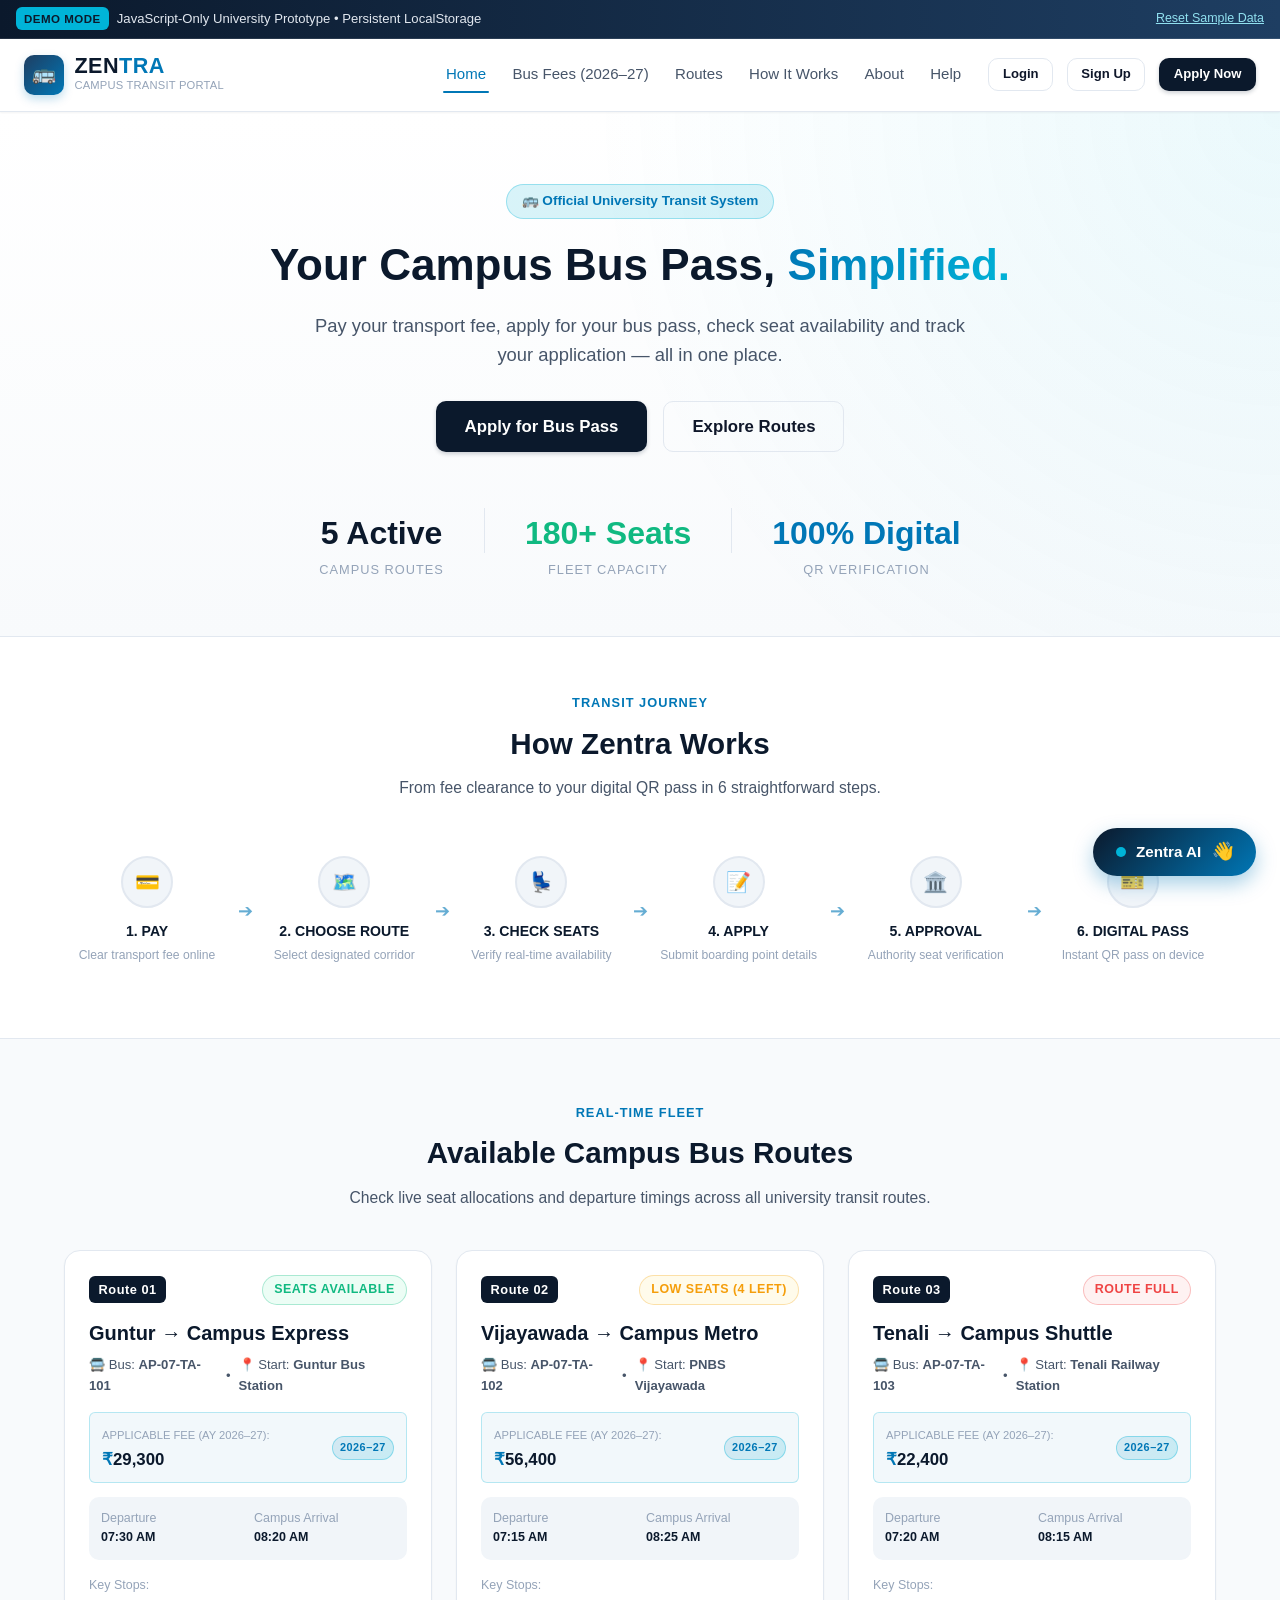
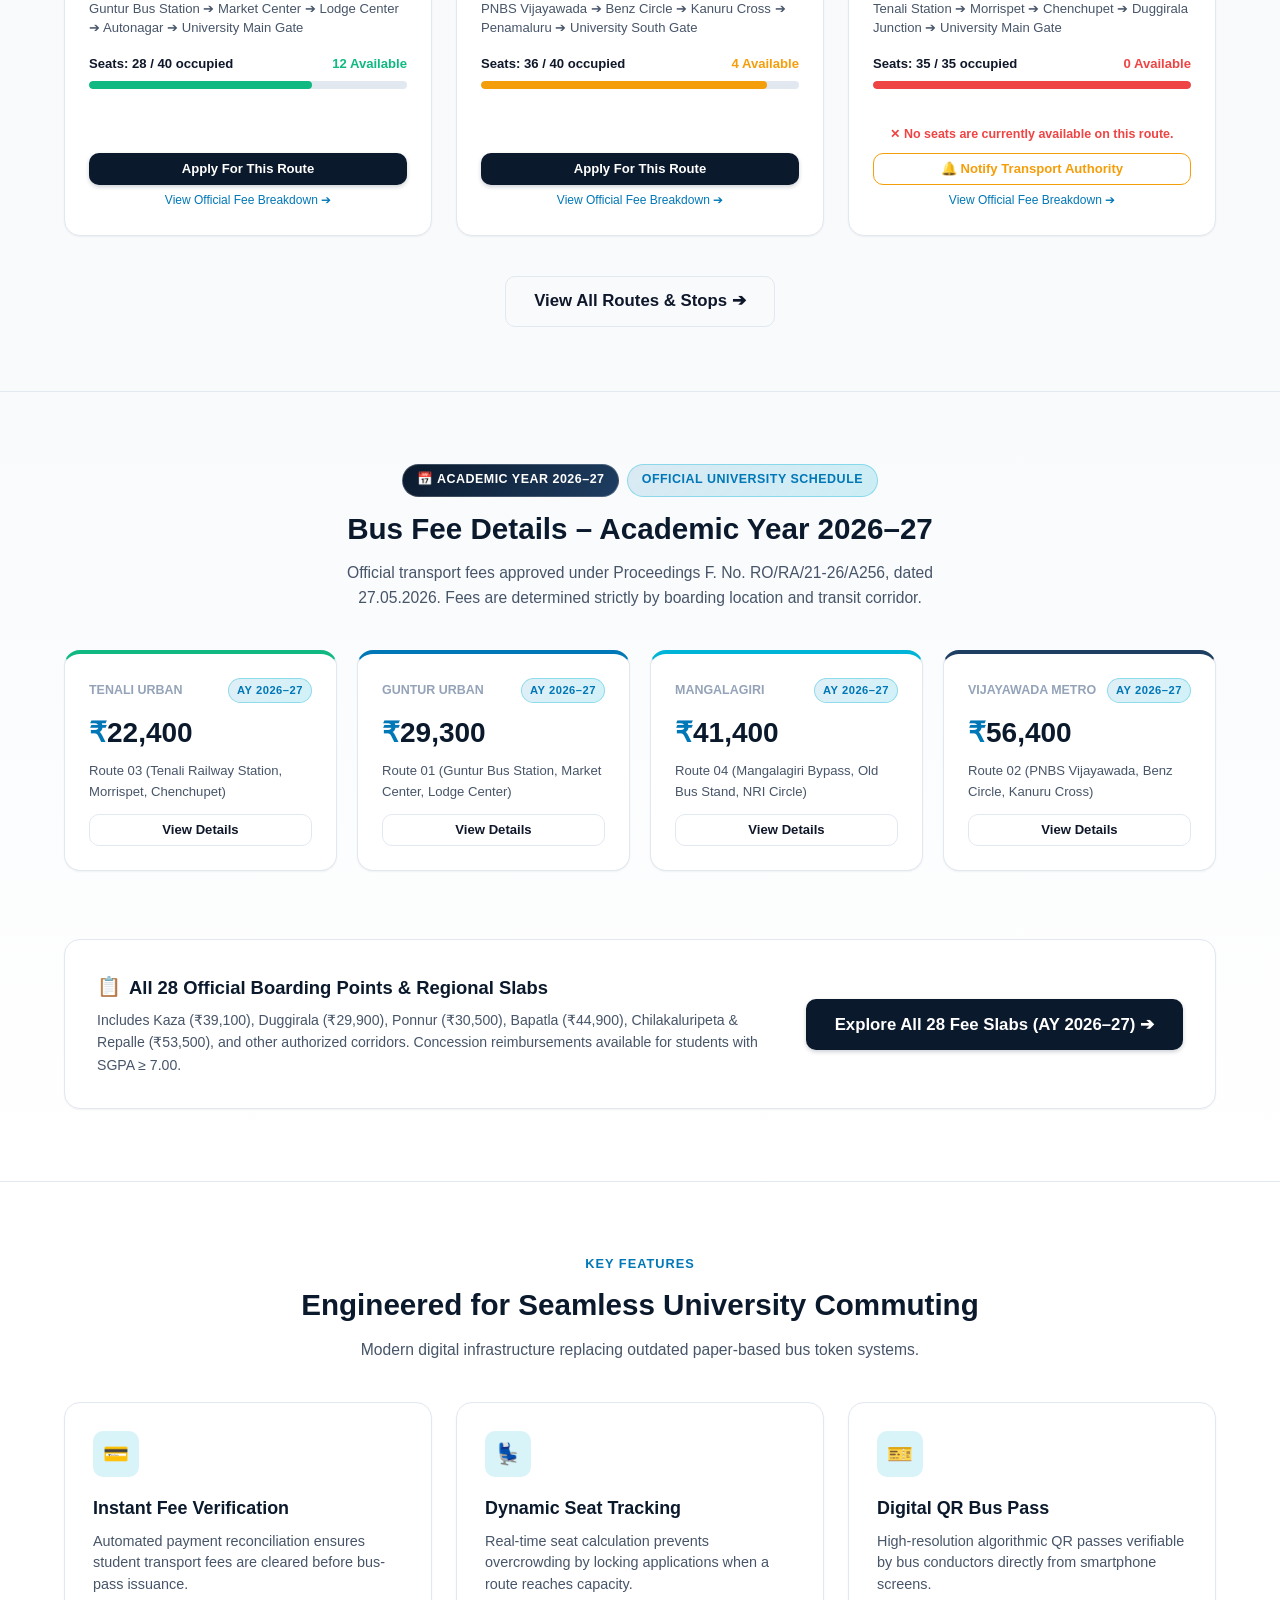
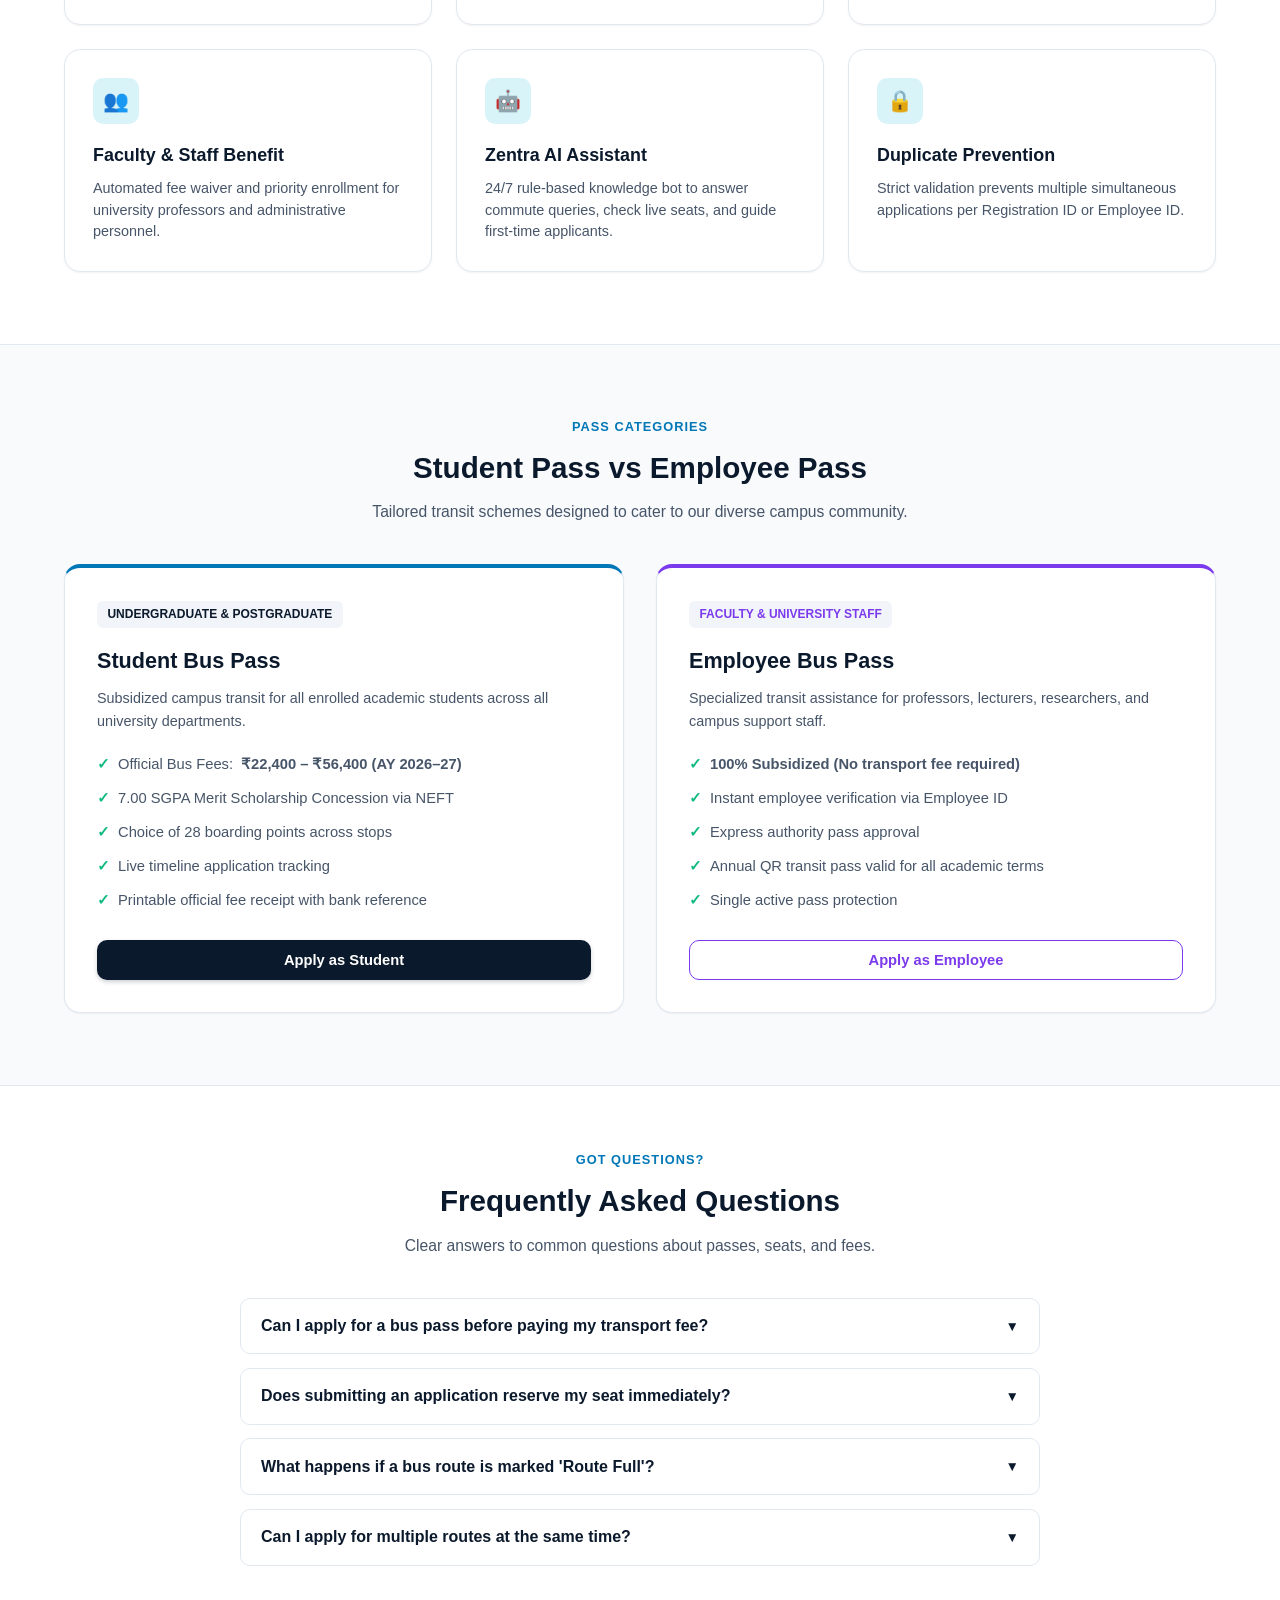
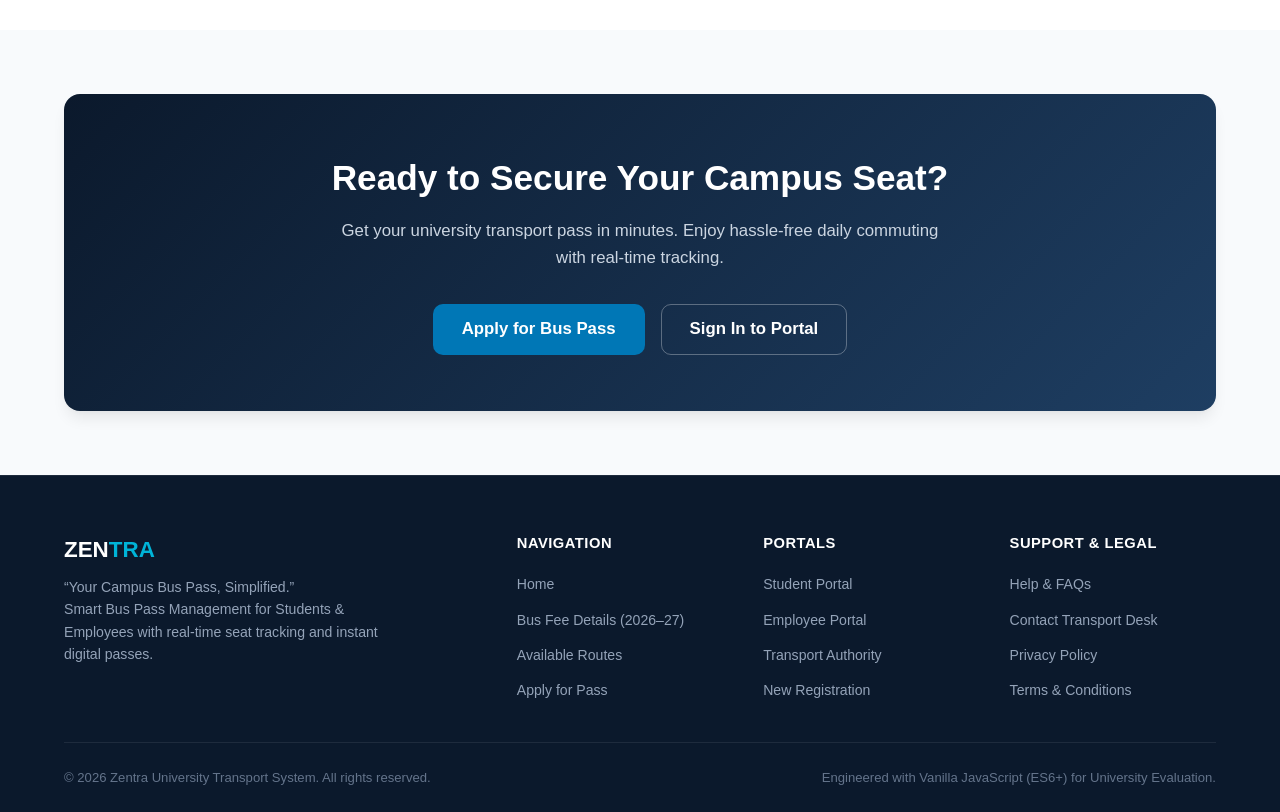
<file: zentra/index.html>
<!DOCTYPE html>
<html lang="en">
<head>
  <meta charset="UTF-8">
  <meta name="viewport" content="width=device-width, initial-scale=1.0">
  <title>Zentra - Your Campus Bus Pass, Simplified</title>
  <link rel="stylesheet" href="css/style.css">
</head>
<body>

  <!-- Site Navigation Header (Injected dynamically via app.js) -->
  <header class="site-header"></header>

  <!-- Hero Section -->
  <section class="hero">
    <div class="container">
      <div class="hero-tag">
        <span>🚌 Official University Transit System</span>
      </div>
      <h1 class="hero-title">
        Your Campus Bus Pass, <span>Simplified.</span>
      </h1>
      <p class="hero-subtitle">
        Pay your transport fee, apply for your bus pass, check seat availability and track your application — all in one place.
      </p>
      <div class="hero-cta">
        <a href="application.html" class="btn btn-primary btn-lg">Apply for Bus Pass</a>
        <a href="routes.html" class="btn btn-outline btn-lg">Explore Routes</a>
      </div>

      <!-- Quick Metrics Counter Strip -->
      <div style="display:flex; justify-content:center; gap:2.5rem; margin-top:3.5rem; flex-wrap:wrap;">
        <div>
          <div style="font-size:2rem; font-weight:800; color:var(--primary-navy);">5 Active</div>
          <div style="font-size:0.8rem; color:var(--text-muted); text-transform:uppercase; letter-spacing:1px;">Campus Routes</div>
        </div>
        <div style="width:1px; background:var(--border-color); height:45px;"></div>
        <div>
          <div style="font-size:2rem; font-weight:800; color:var(--status-approved);">180+ Seats</div>
          <div style="font-size:0.8rem; color:var(--text-muted); text-transform:uppercase; letter-spacing:1px;">Fleet Capacity</div>
        </div>
        <div style="width:1px; background:var(--border-color); height:45px;"></div>
        <div>
          <div style="font-size:2rem; font-weight:800; color:var(--accent-blue);">100% Digital</div>
          <div style="font-size:0.8rem; color:var(--text-muted); text-transform:uppercase; letter-spacing:1px;">QR Verification</div>
        </div>
      </div>
    </div>
  </section>

  <!-- Visual 6-Step Workflow Process Strip -->
  <section class="process-section" id="how-it-works">
    <div class="container">
      <div class="section-header">
        <div class="section-tag">Transit Journey</div>
        <h2 class="section-title">How Zentra Works</h2>
        <p class="section-desc">From fee clearance to your digital QR pass in 6 straightforward steps.</p>
      </div>

      <div class="process-grid">
        <div class="process-step">
          <div class="process-icon">💳</div>
          <div class="process-name">1. PAY</div>
          <div class="process-detail">Clear transport fee online</div>
        </div>
        <div class="process-arrow">➔</div>

        <div class="process-step">
          <div class="process-icon">🗺️</div>
          <div class="process-name">2. CHOOSE ROUTE</div>
          <div class="process-detail">Select designated corridor</div>
        </div>
        <div class="process-arrow">➔</div>

        <div class="process-step">
          <div class="process-icon">💺</div>
          <div class="process-name">3. CHECK SEATS</div>
          <div class="process-detail">Verify real-time availability</div>
        </div>
        <div class="process-arrow">➔</div>

        <div class="process-step">
          <div class="process-icon">📝</div>
          <div class="process-name">4. APPLY</div>
          <div class="process-detail">Submit boarding point details</div>
        </div>
        <div class="process-arrow">➔</div>

        <div class="process-step">
          <div class="process-icon">🏛️</div>
          <div class="process-name">5. APPROVAL</div>
          <div class="process-detail">Authority seat verification</div>
        </div>
        <div class="process-arrow">➔</div>

        <div class="process-step">
          <div class="process-icon">🎫</div>
          <div class="process-name">6. DIGITAL PASS</div>
          <div class="process-detail">Instant QR pass on device</div>
        </div>
      </div>
    </div>
  </section>

  <!-- Live Routes Preview Section -->
  <section class="container" style="padding: 4rem 1.5rem;">
    <div class="section-header">
      <div class="section-tag">Real-Time Fleet</div>
      <h2 class="section-title">Available Campus Bus Routes</h2>
      <p class="section-desc">Check live seat allocations and departure timings across all university transit routes.</p>
    </div>

    <!-- Routes Container (Injected by JavaScript) -->
    <div class="routes-grid" id="routesContainer">
      <!-- Dynamic route cards injected by routes.js -->
    </div>

    <div style="text-align: center; margin-top: 2.5rem;">
      <a href="routes.html" class="btn btn-outline btn-lg">View All Routes & Stops ➔</a>
    </div>
  </section>

  <!-- Dedicated Bus Fee Details Section (Academic Year 2026–27) -->
  <section style="background: linear-gradient(180deg, var(--bg-main) 0%, #ffffff 100%); border-top: 1px solid var(--border-color); padding: 4.5rem 0;" id="fees">
    <div class="container">
      <div class="section-header">
        <div style="display: flex; justify-content: center; align-items: center; gap: 0.5rem; margin-bottom: 0.5rem;">
          <span class="badge-ay badge-ay-official">📅 Academic Year 2026–27</span>
          <span class="badge-ay">Official University Schedule</span>
        </div>
        <h2 class="section-title">Bus Fee Details – Academic Year 2026–27</h2>
        <p class="section-desc">
          Official transport fees approved under Proceedings F. No. RO/RA/21-26/A256, dated 27.05.2026. Fees are determined strictly by boarding location and transit corridor.
        </p>
      </div>

      <!-- Quick Fee Slab Highlights Grid -->
      <div style="display: grid; grid-template-columns: repeat(auto-fit, minmax(260px, 1fr)); gap: 1.25rem; margin-bottom: 2.5rem;">
        <div class="card" style="border-top: 4px solid var(--status-approved); padding: 1.5rem;">
          <div style="display: flex; justify-content: space-between; align-items: center; margin-bottom: 0.5rem;">
            <span style="font-size: 0.78rem; font-weight: 700; color: var(--text-muted); text-transform: uppercase;">Tenali Urban</span>
            <span class="badge-ay" style="font-size: 0.7rem; padding: 0.15rem 0.5rem;">AY 2026–27</span>
          </div>
          <div style="font-size: 1.75rem; font-weight: 800; color: var(--primary-navy); margin-bottom: 0.25rem;">
            <span style="color: var(--accent-blue);">₹</span>22,400
          </div>
          <div style="font-size: 0.82rem; color: var(--text-secondary); margin-bottom: 0.75rem;">
            Route 03 (Tenali Railway Station, Morrispet, Chenchupet)
          </div>
          <a href="fee-structure.html?boardingPoint=Tenali" class="btn btn-outline btn-sm" style="width: 100%;">View Details</a>
        </div>

        <div class="card" style="border-top: 4px solid var(--accent-blue); padding: 1.5rem;">
          <div style="display: flex; justify-content: space-between; align-items: center; margin-bottom: 0.5rem;">
            <span style="font-size: 0.78rem; font-weight: 700; color: var(--text-muted); text-transform: uppercase;">Guntur Urban</span>
            <span class="badge-ay" style="font-size: 0.7rem; padding: 0.15rem 0.5rem;">AY 2026–27</span>
          </div>
          <div style="font-size: 1.75rem; font-weight: 800; color: var(--primary-navy); margin-bottom: 0.25rem;">
            <span style="color: var(--accent-blue);">₹</span>29,300
          </div>
          <div style="font-size: 0.82rem; color: var(--text-secondary); margin-bottom: 0.75rem;">
            Route 01 (Guntur Bus Station, Market Center, Lodge Center)
          </div>
          <a href="fee-structure.html?boardingPoint=Guntur" class="btn btn-outline btn-sm" style="width: 100%;">View Details</a>
        </div>

        <div class="card" style="border-top: 4px solid #00b4d8; padding: 1.5rem;">
          <div style="display: flex; justify-content: space-between; align-items: center; margin-bottom: 0.5rem;">
            <span style="font-size: 0.78rem; font-weight: 700; color: var(--text-muted); text-transform: uppercase;">Mangalagiri</span>
            <span class="badge-ay" style="font-size: 0.7rem; padding: 0.15rem 0.5rem;">AY 2026–27</span>
          </div>
          <div style="font-size: 1.75rem; font-weight: 800; color: var(--primary-navy); margin-bottom: 0.25rem;">
            <span style="color: var(--accent-blue);">₹</span>41,400
          </div>
          <div style="font-size: 0.82rem; color: var(--text-secondary); margin-bottom: 0.75rem;">
            Route 04 (Mangalagiri Bypass, Old Bus Stand, NRI Circle)
          </div>
          <a href="fee-structure.html?boardingPoint=Mangalagiri" class="btn btn-outline btn-sm" style="width: 100%;">View Details</a>
        </div>

        <div class="card" style="border-top: 4px solid var(--secondary-navy); padding: 1.5rem;">
          <div style="display: flex; justify-content: space-between; align-items: center; margin-bottom: 0.5rem;">
            <span style="font-size: 0.78rem; font-weight: 700; color: var(--text-muted); text-transform: uppercase;">Vijayawada Metro</span>
            <span class="badge-ay" style="font-size: 0.7rem; padding: 0.15rem 0.5rem;">AY 2026–27</span>
          </div>
          <div style="font-size: 1.75rem; font-weight: 800; color: var(--primary-navy); margin-bottom: 0.25rem;">
            <span style="color: var(--accent-blue);">₹</span>56,400
          </div>
          <div style="font-size: 0.82rem; color: var(--text-secondary); margin-bottom: 0.75rem;">
            Route 02 (PNBS Vijayawada, Benz Circle, Kanuru Cross)
          </div>
          <a href="fee-structure.html?boardingPoint=Vijayawada" class="btn btn-outline btn-sm" style="width: 100%;">View Details</a>
        </div>
      </div>

      <!-- Action Banner & Concession Notes -->
      <div style="background: var(--bg-surface); border: 1px solid var(--border-color); border-radius: var(--radius-lg); padding: 2rem; display: flex; justify-content: space-between; align-items: center; flex-wrap: wrap; gap: 1.5rem; box-shadow: var(--shadow-sm);">
        <div style="max-width: 680px;">
          <div style="display: flex; align-items: center; gap: 0.5rem; margin-bottom: 0.35rem;">
            <span style="font-size: 1.2rem;">📋</span>
            <h3 style="color: var(--primary-navy); margin: 0; font-size: 1.15rem;">All 28 Official Boarding Points & Regional Slabs</h3>
          </div>
          <p style="color: var(--text-secondary); font-size: 0.88rem; margin: 0;">
            Includes Kaza (₹39,100), Duggirala (₹29,900), Ponnur (₹30,500), Bapatla (₹44,900), Chilakaluripeta & Repalle (₹53,500), and other authorized corridors. Concession reimbursements available for students with SGPA ≥ 7.00.
          </p>
        </div>

        <div>
          <a href="fee-structure.html" class="btn btn-primary btn-lg" style="white-space: nowrap;">
            Explore All 28 Fee Slabs (AY 2026–27) ➔
          </a>
        </div>
      </div>
    </div>
  </section>

  <!-- Key Features Grid -->
  <section style="background-color: var(--bg-surface); border-top: 1px solid var(--border-color); border-bottom: 1px solid var(--border-color); padding: 4.5rem 0;" id="about">
    <div class="container">
      <div class="section-header">
        <div class="section-tag">Key Features</div>
        <h2 class="section-title">Engineered for Seamless University Commuting</h2>
        <p class="section-desc">Modern digital infrastructure replacing outdated paper-based bus token systems.</p>
      </div>

      <div class="features-grid">
        <div class="feature-card">
          <div class="feature-icon-box">💳</div>
          <h3 class="feature-title">Instant Fee Verification</h3>
          <p class="feature-text">Automated payment reconciliation ensures student transport fees are cleared before bus-pass issuance.</p>
        </div>

        <div class="feature-card">
          <div class="feature-icon-box">💺</div>
          <h3 class="feature-title">Dynamic Seat Tracking</h3>
          <p class="feature-text">Real-time seat calculation prevents overcrowding by locking applications when a route reaches capacity.</p>
        </div>

        <div class="feature-card">
          <div class="feature-icon-box">🎫</div>
          <h3 class="feature-title">Digital QR Bus Pass</h3>
          <p class="feature-text">High-resolution algorithmic QR passes verifiable by bus conductors directly from smartphone screens.</p>
        </div>

        <div class="feature-card">
          <div class="feature-icon-box">👥</div>
          <h3 class="feature-title">Faculty & Staff Benefit</h3>
          <p class="feature-text">Automated fee waiver and priority enrollment for university professors and administrative personnel.</p>
        </div>

        <div class="feature-card">
          <div class="feature-icon-box">🤖</div>
          <h3 class="feature-title">Zentra AI Assistant</h3>
          <p class="feature-text">24/7 rule-based knowledge bot to answer commute queries, check live seats, and guide first-time applicants.</p>
        </div>

        <div class="feature-card">
          <div class="feature-icon-box">🔒</div>
          <h3 class="feature-title">Duplicate Prevention</h3>
          <p class="feature-text">Strict validation prevents multiple simultaneous applications per Registration ID or Employee ID.</p>
        </div>
      </div>
    </div>
  </section>

  <!-- Comparison Section: Student vs Employee -->
  <section class="container" style="padding: 4.5rem 1.5rem;">
    <div class="section-header">
      <div class="section-tag">Pass Categories</div>
      <h2 class="section-title">Student Pass vs Employee Pass</h2>
      <p class="section-desc">Tailored transit schemes designed to cater to our diverse campus community.</p>
    </div>

    <div class="comparison-grid">
      <!-- Student Pass Card -->
      <div class="pass-type-card" style="border-top: 4px solid var(--accent-blue);">
        <span class="pass-type-badge">Undergraduate & Postgraduate</span>
        <h3 class="pass-type-title">Student Bus Pass</h3>
        <p style="color:var(--text-secondary); font-size:0.9rem;">
          Subsidized campus transit for all enrolled academic students across all university departments.
        </p>

        <ul class="pass-type-list">
          <li><span class="check">✓</span> Official Bus Fees: <strong>₹22,400 – ₹56,400 (AY 2026–27)</strong></li>
          <li><span class="check">✓</span> 7.00 SGPA Merit Scholarship Concession via NEFT</li>
          <li><span class="check">✓</span> Choice of 28 boarding points across stops</li>
          <li><span class="check">✓</span> Live timeline application tracking</li>
          <li><span class="check">✓</span> Printable official fee receipt with bank reference</li>
        </ul>

        <a href="application.html" class="btn btn-primary" style="width: 100%;">Apply as Student</a>
      </div>

      <!-- Employee Pass Card -->
      <div class="pass-type-card" style="border-top: 4px solid #7c3aed;">
        <span class="pass-type-badge" style="color:#7c3aed;">Faculty & University Staff</span>
        <h3 class="pass-type-title">Employee Bus Pass</h3>
        <p style="color:var(--text-secondary); font-size:0.9rem;">
          Specialized transit assistance for professors, lecturers, researchers, and campus support staff.
        </p>

        <ul class="pass-type-list">
          <li><span class="check">✓</span> <strong>100% Subsidized (No transport fee required)</strong></li>
          <li><span class="check">✓</span> Instant employee verification via Employee ID</li>
          <li><span class="check">✓</span> Express authority pass approval</li>
          <li><span class="check">✓</span> Annual QR transit pass valid for all academic terms</li>
          <li><span class="check">✓</span> Single active pass protection</li>
        </ul>

        <a href="application.html" class="btn btn-outline" style="width: 100%; border-color:#7c3aed; color:#7c3aed;">Apply as Employee</a>
      </div>
    </div>
  </section>

  <!-- Interactive FAQs Section -->
  <section style="background-color: var(--bg-surface); border-top: 1px solid var(--border-color); padding: 4rem 0;" id="faq">
    <div class="container">
      <div class="section-header">
        <div class="section-tag">Got Questions?</div>
        <h2 class="section-title">Frequently Asked Questions</h2>
        <p class="section-desc">Clear answers to common questions about passes, seats, and fees.</p>
      </div>

      <div class="faq-list">
        <div class="faq-item">
          <button class="faq-question" onclick="toggleFaq(this)">
            <span>Can I apply for a bus pass before paying my transport fee?</span>
            <span class="faq-icon">▼</span>
          </button>
          <div class="faq-answer">
            No. For students, transport fee clearance is mandatory prior to submitting an application. The system will prevent submission until your fee payment is marked PAID. Employees are exempt from fee payment.
          </div>
        </div>

        <div class="faq-item">
          <button class="faq-question" onclick="toggleFaq(this)">
            <span>Does submitting an application reserve my seat immediately?</span>
            <span class="faq-icon">▼</span>
          </button>
          <div class="faq-answer">
            No. Submitting an application sets your status to PENDING. Available seats are only decremented once the Transport Authority officially APPROVES your application to prevent phantom seat locking.
          </div>
        </div>

        <div class="faq-item">
          <button class="faq-question" onclick="toggleFaq(this)">
            <span>What happens if a bus route is marked 'Route Full'?</span>
            <span class="faq-icon">▼</span>
          </button>
          <div class="faq-answer">
            If a route has 0 available seats, applications are blocked. However, you can click "Notify Transport Authority" on the route card to request an additional bus or route rescheduling.
          </div>
        </div>

        <div class="faq-item">
          <button class="faq-question" onclick="toggleFaq(this)">
            <span>Can I apply for multiple routes at the same time?</span>
            <span class="faq-icon">▼</span>
          </button>
          <div class="faq-answer">
            No. Zentra strictly enforces a single active application rule per Registration ID or Employee ID. You cannot submit another application while one is already pending or approved.
          </div>
        </div>
      </div>
    </div>
  </section>

  <!-- Call to Action Banner -->
  <section class="container" style="padding: 4rem 1.5rem; text-align: center;">
    <div style="background: linear-gradient(135deg, var(--primary-navy), var(--secondary-navy)); color: #ffffff; border-radius: var(--radius-lg); padding: 3.5rem 2rem; box-shadow: var(--shadow-lg);">
      <h2 style="font-size: 2.2rem; font-weight: 800; margin-bottom: 0.75rem;">Ready to Secure Your Campus Seat?</h2>
      <p style="color: #cbd5e1; max-width: 600px; margin: 0 auto 2rem; font-size: 1.05rem;">
        Get your university transport pass in minutes. Enjoy hassle-free daily commuting with real-time tracking.
      </p>
      <div style="display: flex; justify-content: center; gap: 1rem; flex-wrap: wrap;">
        <a href="application.html" class="btn btn-accent btn-lg">Apply for Bus Pass</a>
        <a href="login.html" class="btn btn-outline btn-lg" style="color: #ffffff; border-color: rgba(255,255,255,0.3);">Sign In to Portal</a>
      </div>
    </div>
  </section>

  <!-- Footer (Injected dynamically via app.js) -->
  <footer class="site-footer"></footer>

  <!-- Scripts -->
  <script src="js/app.js"></script>
  <script src="js/routes.js"></script>
  <script src="js/ai-assistant.js"></script>

  <script>
    // FAQ Accordion Toggle
    function toggleFaq(btn) {
      const item = btn.parentElement;
      const isActive = item.classList.contains('active');
      document.querySelectorAll('.faq-item').forEach(i => i.classList.remove('active'));
      if (!isActive) item.classList.add('active');
    }

    // Load initial routes preview
    document.addEventListener('DOMContentLoaded', () => {
      const routes = loadData(STORAGE_KEYS.ROUTES, []);
      renderRouteCards(routes.slice(0, 3)); // show first 3 routes on homepage
    });
  </script>
</body>
</html>
</file>
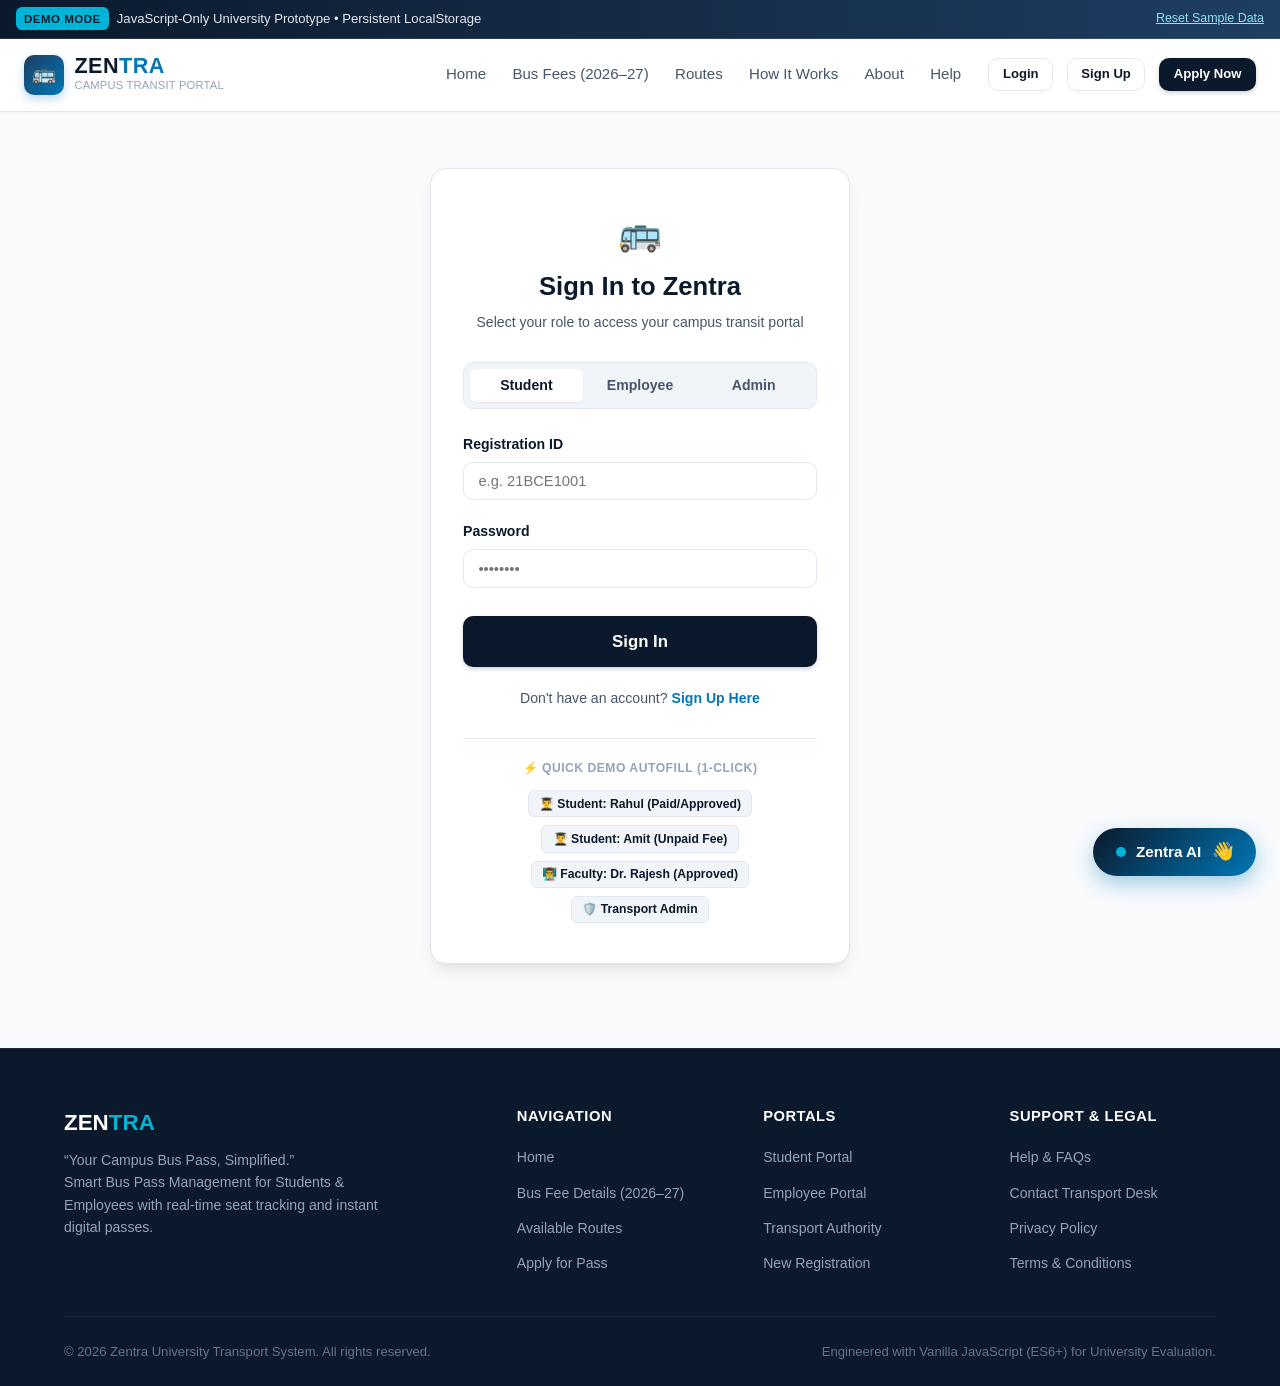
<file: zentra/admin-dashboard.html>
<!DOCTYPE html>
<html lang="en">
<head>
  <meta charset="UTF-8">
  <meta name="viewport" content="width=device-width, initial-scale=1.0">
  <title>Admin Dashboard - Zentra Transport Authority</title>
  <link rel="stylesheet" href="css/style.css">
</head>
<body>

  <!-- Site Navigation Header -->
  <header class="site-header"></header>

  <!-- Dashboard Architecture -->
  <div class="dashboard-layout">
    
    <!-- Sidebar -->
    <aside class="dashboard-sidebar">
      <div>
        <div class="sidebar-profile">
          <div class="sidebar-avatar" style="background:linear-gradient(135deg, #0b192c, #1e3e62);">🛡️</div>
          <div>
            <div class="sidebar-user-name">Transport Authority</div>
            <div class="sidebar-user-role">Administrator</div>
          </div>
        </div>

        <ul class="sidebar-nav">
          <li><a href="admin-dashboard.html" class="sidebar-link active"><span>📊 Overview</span></a></li>
          <li><a href="#applicationsManagementCard" class="sidebar-link"><span>📋 Applications</span></a></li>
          <li><a href="#seatManagementCard" class="sidebar-link"><span>💺 Seat Allocation</span></a></li>
          <li><a href="#reportsSection" class="sidebar-link"><span>📈 Reports & Charts</span></a></li>
          <li><a href="routes.html" class="sidebar-link"><span>🚍 Campus Routes</span></a></li>
          <li><a href="javascript:void(0)" onclick="toggleNotificationsDrawer()" class="sidebar-link"><span>🔔 Notifications</span></a></li>
        </ul>
      </div>

      <div style="padding-top: 1.5rem; border-top: 1px solid var(--border-color);">
        <button onclick="logoutUser()" class="btn btn-outline btn-sm" style="width: 100%; color: var(--status-rejected); border-color: #fecaca;">
          🚪 Log Out
        </button>
      </div>
    </aside>

    <!-- Main Content Area -->
    <main class="dashboard-main">
      
      <!-- Welcome Header -->
      <div style="display:flex; justify-content:space-between; align-items:center; flex-wrap:wrap; gap:1rem; margin-bottom:1.75rem;">
        <div>
          <h1 style="color:var(--primary-navy); font-size:1.75rem; font-weight:800;">Transport Authority Operations</h1>
          <p style="color:var(--text-secondary); font-size:0.92rem;">Review passenger pass applications, oversee fleet capacity, and allocate seats.</p>
        </div>

        <div style="display:flex; gap:0.75rem;">
          <button class="btn btn-outline btn-sm" onclick="resetDemoDatabase()">🔄 Reset Demo Data</button>
          <a href="routes.html" class="btn btn-primary btn-sm">🚍 Route Master</a>
        </div>
      </div>

      <!-- 8 Dynamic Metric Cards (Injected by admin.js) -->
      <div class="metrics-grid">
        <div class="metric-card">
          <div class="metric-header">
            <span class="metric-label">Total Applications</span>
            <span class="metric-icon">📁</span>
          </div>
          <div class="metric-value" id="metricTotalApps">0</div>
          <div class="metric-sub">Submitted to date</div>
        </div>

        <div class="metric-card">
          <div class="metric-header">
            <span class="metric-label">Pending Approval</span>
            <span class="metric-icon">⏳</span>
          </div>
          <div class="metric-value" style="color:var(--status-pending);" id="metricPendingApps">0</div>
          <div class="metric-sub">Requires verification</div>
        </div>

        <div class="metric-card">
          <div class="metric-header">
            <span class="metric-label">Approved Passes</span>
            <span class="metric-icon">✓</span>
          </div>
          <div class="metric-value" style="color:var(--status-approved);" id="metricApprovedApps">0</div>
          <div class="metric-sub">Active QR passes</div>
        </div>

        <div class="metric-card">
          <div class="metric-header">
            <span class="metric-label">Rejected</span>
            <span class="metric-icon">✕</span>
          </div>
          <div class="metric-value" style="color:var(--status-rejected);" id="metricRejectedApps">0</div>
          <div class="metric-sub">Declined applications</div>
        </div>

        <div class="metric-card">
          <div class="metric-header">
            <span class="metric-label">Total Routes</span>
            <span class="metric-icon">🚍</span>
          </div>
          <div class="metric-value" id="metricTotalRoutes">0</div>
          <div class="metric-sub">Operational corridors</div>
        </div>

        <div class="metric-card">
          <div class="metric-header">
            <span class="metric-label">Occupied Seats</span>
            <span class="metric-icon">👥</span>
          </div>
          <div class="metric-value" id="metricOccupiedSeats">0</div>
          <div class="metric-sub">Passengers assigned</div>
        </div>

        <div class="metric-card">
          <div class="metric-header">
            <span class="metric-label">Available Seats</span>
            <span class="metric-icon">💺</span>
          </div>
          <div class="metric-value" style="color:var(--status-approved);" id="metricAvailableSeats">0</div>
          <div class="metric-sub">Fleet capacity buffer</div>
        </div>

        <div class="metric-card">
          <div class="metric-header">
            <span class="metric-label">Fee Alerts</span>
            <span class="metric-icon">⚠️</span>
          </div>
          <div class="metric-value" style="color:var(--status-rejected);" id="metricPaymentAlerts">0</div>
          <div class="metric-sub">Unpaid student accounts</div>
        </div>
      </div>

      <!-- Applications Management Card with Search & Filters -->
      <div class="card" id="applicationsManagementCard">
        <div class="card-header">
          <div class="card-title">
            <span>📋 Applications Management</span>
          </div>
        </div>
        <div class="card-body">
          
          <!-- Live Filter Bar -->
          <div class="route-filter-bar">
            <div style="flex: 2; min-width: 220px;">
              <input type="text" class="form-control" id="adminAppSearch" placeholder="Search by Applicant Name, Application ID, or Reg ID...">
            </div>

            <div style="flex: 1; min-width: 140px;">
              <select class="form-control" id="adminAppTypeFilter">
                <option value="ALL">All Applicants</option>
                <option value="STUDENT">Students Only</option>
                <option value="EMPLOYEE">Employees Only</option>
              </select>
            </div>

            <div style="flex: 1; min-width: 140px;">
              <select class="form-control" id="adminAppStatusFilter">
                <option value="ALL">All Statuses</option>
                <option value="PENDING">Pending Only</option>
                <option value="APPROVED">Approved Only</option>
                <option value="REJECTED">Rejected Only</option>
              </select>
            </div>

            <div style="flex: 1.5; min-width: 170px;">
              <select class="form-control" id="adminAppRouteFilter">
                <option value="ALL">All Routes</option>
              </select>
            </div>
          </div>

          <!-- Applications Table -->
          <div class="table-responsive">
            <table class="data-table">
              <thead>
                <tr>
                  <th>App ID</th>
                  <th>Applicant</th>
                  <th>Type</th>
                  <th>ID Number</th>
                  <th>Route & Boarding</th>
                  <th>Fee Status</th>
                  <th>Bus No</th>
                  <th>Date</th>
                  <th>Status</th>
                  <th>Actions</th>
                </tr>
              </thead>
              <tbody id="adminAppsTableBody">
                <!-- Dynamically populated by admin.js -->
              </tbody>
            </table>
          </div>

        </div>
      </div>

      <!-- Route & Seat Allocation Management Card -->
      <div class="card" id="seatManagementCard">
        <div class="card-header">
          <div class="card-title">
            <span>💺 Fleet Seat Allocation & Capacity</span>
          </div>
        </div>
        <div class="card-body">
          <div class="table-responsive">
            <table class="data-table">
              <thead>
                <tr>
                  <th>Route</th>
                  <th>Corridor & Bus</th>
                  <th>Capacity</th>
                  <th>Occupied</th>
                  <th>Available</th>
                  <th>Occupancy Bar</th>
                  <th>Actions</th>
                </tr>
              </thead>
              <tbody id="seatManagementTableBody">
                <!-- Dynamically populated by admin.js -->
              </tbody>
            </table>
          </div>
        </div>
      </div>

      <!-- Reports & Analytics Section (Pure JS/CSS Charts) -->
      <div id="reportsSection">
        <!-- Injected dynamically by admin.js -->
      </div>

    </main>
  </div>

  <!-- Footer -->
  <footer class="site-footer"></footer>

  <!-- Scripts -->
  <script src="js/app.js"></script>
  <script src="js/admin.js"></script>
  <script src="js/notification.js"></script>
  <script src="js/ai-assistant.js"></script>
</body>
</html>
</file>
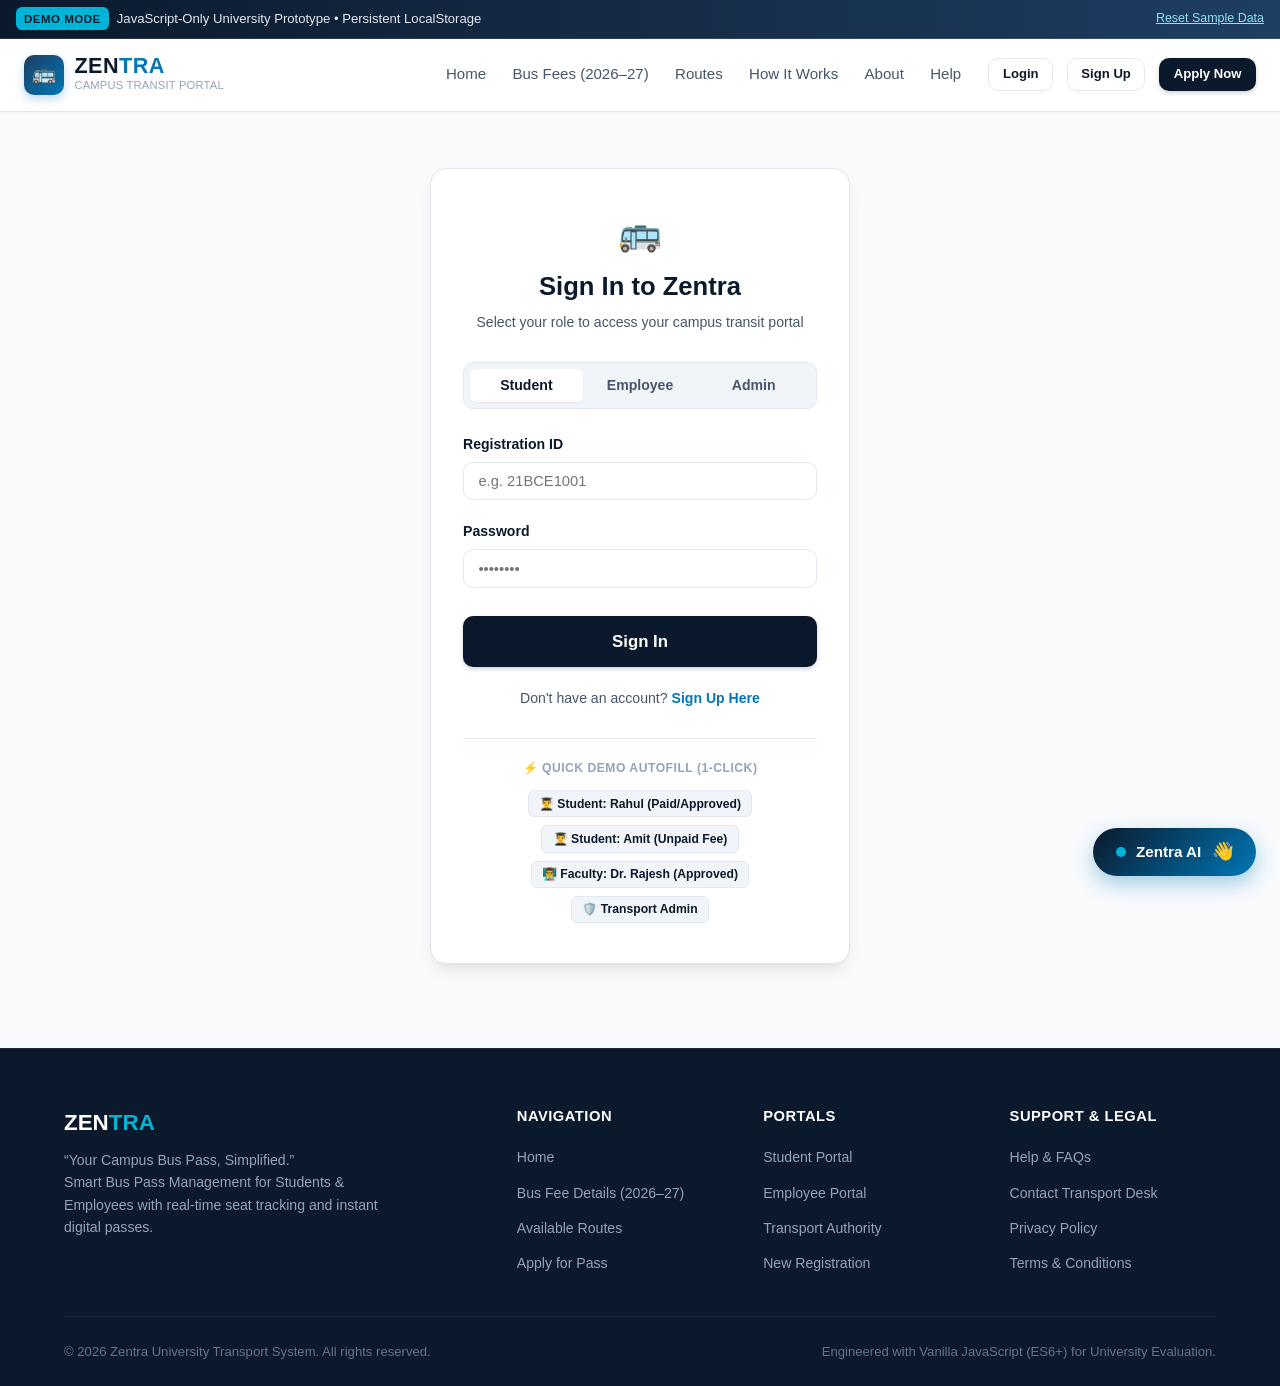
<file: zentra/application.html>
<!DOCTYPE html>
<html lang="en">
<head>
  <meta charset="UTF-8">
  <meta name="viewport" content="width=device-width, initial-scale=1.0">
  <title>Apply for Bus Pass - Zentra</title>
  <link rel="stylesheet" href="css/style.css">
  <style>
    .wizard-container {
      max-width: 820px;
      margin: 3rem auto;
      padding: 0 1.25rem;
    }
  </style>
</head>
<body>

  <!-- Site Navigation Header -->
  <header class="site-header"></header>

  <!-- Main Application Container -->
  <main class="wizard-container" id="wizardContainer">
    
    <div style="text-align: center; margin-bottom: 2rem;">
      <div style="display: flex; justify-content: center; align-items: center; gap: 0.5rem; margin-bottom: 0.5rem; flex-wrap: wrap;">
        <span class="badge-ay badge-ay-official">📅 Academic Year 2026–27</span>
        <span class="section-tag" style="margin: 0;">Transit Enrollment</span>
      </div>
      <h1 class="section-title" style="font-size: 2.2rem; margin-bottom: 0.35rem;">Bus Pass Application</h1>
      <p class="section-desc" style="margin: 0;">Complete this 6-step form to request your campus bus pass for <strong>Academic Year 2026–27</strong>.</p>
    </div>

    <!-- Wizard Steps Indicator -->
    <div class="wizard-steps">
      <div class="wizard-step-item active" data-step="1">
        <div class="wizard-step-num">1</div>
        <span>Details</span>
      </div>
      <div class="wizard-step-item" data-step="2">
        <div class="wizard-step-num">2</div>
        <span>Route</span>
      </div>
      <div class="wizard-step-item" data-step="3">
        <div class="wizard-step-num">3</div>
        <span>Boarding</span>
      </div>
      <div class="wizard-step-item" data-step="4">
        <div class="wizard-step-num">4</div>
        <span>Seats</span>
      </div>
      <div class="wizard-step-item" data-step="5">
        <div class="wizard-step-num">5</div>
        <span>Review</span>
      </div>
      <div class="wizard-step-item" data-step="6">
        <div class="wizard-step-num">6</div>
        <span>Submit</span>
      </div>
    </div>

    <!-- Wizard Panes Card -->
    <div class="wizard-content">

      <!-- STEP 1: Applicant Details (Auto-retrieved) -->
      <div class="wizard-pane active" data-step="1">
        <h3 style="color:var(--primary-navy); margin-bottom:0.5rem;">Step 1: Verify Applicant Information</h3>
        <p style="color:var(--text-secondary); font-size:0.88rem; margin-bottom:1.5rem;">
          These details are automatically retrieved from your authenticated campus profile.
        </p>

        <div class="form-row">
          <div class="form-group">
            <label class="form-label">Full Name</label>
            <input type="text" class="form-control" id="step1Name" readonly>
          </div>
          <div class="form-group">
            <label class="form-label">Registration / Employee ID</label>
            <input type="text" class="form-control" id="step1Id" readonly>
          </div>
        </div>

        <div class="form-row">
          <div class="form-group">
            <label class="form-label">Applicant Category</label>
            <input type="text" class="form-control" id="step1Type" readonly>
          </div>
          <div class="form-group">
            <label class="form-label">Department / School</label>
            <input type="text" class="form-control" id="step1Department" readonly>
          </div>
        </div>

        <div class="form-row">
          <div class="form-group">
            <label class="form-label">Year of Study / Designation</label>
            <input type="text" class="form-control" id="step1Year" readonly>
          </div>
          <div class="form-group">
            <label class="form-label">Contact Phone</label>
            <input type="text" class="form-control" id="step1Phone" readonly>
          </div>
        </div>

        <div class="form-group">
          <label class="form-label">University Email</label>
          <input type="email" class="form-control" id="step1Email" readonly>
        </div>
      </div>

      <!-- STEP 2: Select Route -->
      <div class="wizard-pane" data-step="2">
        <h3 style="color:var(--primary-navy); margin-bottom:0.5rem;">Step 2: Choose Your Commute Route</h3>
        <p style="color:var(--text-secondary); font-size:0.88rem; margin-bottom:1.5rem;">
          Select the designated campus transit corridor you plan to commute along daily.
        </p>

        <div class="form-group">
          <label class="form-label">Select Bus Route *</label>
          <select class="form-control" id="appRouteSelect" required>
            <option value="">-- Choose a Bus Route --</option>
          </select>
        </div>

        <div id="step2FeeNotice" style="margin-bottom: 1rem;"></div>

        <div style="background:var(--bg-subtle); padding:1rem; border-radius:var(--radius-md); font-size:0.85rem; color:var(--text-secondary); display:flex; justify-content:space-between; align-items:center; flex-wrap:wrap; gap:0.5rem;">
          <div>
            💡 Tip: You can review detailed schedules and road stops on our <a href="routes.html" target="_blank" style="font-weight:600;">Routes Explorer</a>.
          </div>
          <a href="fee-structure.html" target="_blank" style="font-size:0.82rem; color:var(--accent-blue); font-weight:600;">
            View 2026–27 Fee Schedule ↗
          </a>
        </div>
      </div>

      <!-- STEP 3: Select Boarding Point -->
      <div class="wizard-pane" data-step="3">
        <h3 style="color:var(--primary-navy); margin-bottom:0.5rem;">Step 3: Select Boarding Point</h3>
        <p style="color:var(--text-secondary); font-size:0.88rem; margin-bottom:1.5rem;">
          Choose your morning pickup location from the official stops on your chosen route.
        </p>

        <div class="form-group">
          <label class="form-label">Designated Boarding Point / Bus Stop *</label>
          <select class="form-control" id="appBoardingSelect" required>
            <option value="">-- Select Route First in Step 2 --</option>
          </select>
        </div>

        <div id="step3FeeNotice" style="margin-top: 1rem;"></div>
      </div>

      <!-- STEP 4: Check Seat Availability -->
      <div class="wizard-pane" data-step="4">
        <h3 style="color:var(--primary-navy); margin-bottom:0.5rem;">Step 4: Real-Time Seat Availability Check</h3>
        <p style="color:var(--text-secondary); font-size:0.88rem; margin-bottom:1.5rem;">
          Our system dynamically calculates available seating capacity to guarantee safe transit.
        </p>

        <!-- Seat Check Card (Injected dynamically by application.js) -->
        <div id="seatCheckCard">
          <!-- Populated by JS -->
        </div>
      </div>

      <!-- STEP 5: Review Application -->
      <div class="wizard-pane" data-step="5">
        <h3 style="color:var(--primary-navy); margin-bottom:0.5rem;">Step 5: Review & Confirm Details</h3>
        <p style="color:var(--text-secondary); font-size:0.88rem; margin-bottom:1.5rem;">
          Please review your applicant profile and commute selection before submitting.
        </p>

        <div id="reviewSummaryContainer">
          <!-- Summary injected by application.js -->
        </div>

        <div style="margin-top:1.5rem; padding:0.85rem; background:var(--accent-glow); border-radius:var(--radius-md); font-size:0.82rem; color:var(--accent-blue);">
          ℹ️ Submitting this form creates a PENDING application for transport authority approval. Seats are consumed only after official approval.
        </div>
      </div>

      <!-- STEP 6: Confirmation -->
      <div class="wizard-pane" data-step="6">
        <div id="step6Confirmation">
          <!-- Populated on successful submission -->
        </div>
      </div>

      <!-- Wizard Navigation Buttons -->
      <div class="wizard-footer">
        <button type="button" class="btn btn-outline" id="wizardPrevBtn" onclick="prevWizardStep()" style="display:none;">
          ← Previous Step
        </button>
        <div></div>
        <button type="button" class="btn btn-primary" id="wizardNextBtn" onclick="nextWizardStep()">
          Proceed to Next Step →
        </button>
        <button type="button" class="btn btn-success" id="wizardSubmitBtn" onclick="submitBusPassApplication()" style="display:none;">
          ✓ Confirm & Submit Application
        </button>
      </div>

    </div>

  </main>

  <!-- Footer -->
  <footer class="site-footer"></footer>

  <!-- Scripts -->
  <script src="js/app.js"></script>
  <script src="js/payment.js"></script>
  <script src="js/routes.js"></script>
  <script src="js/application.js"></script>
  <script src="js/notification.js"></script>
  <script src="js/ai-assistant.js"></script>

  <script>
    document.addEventListener('DOMContentLoaded', () => {
      initApplicationWizard();
    });
  </script>
</body>
</html>
</file>
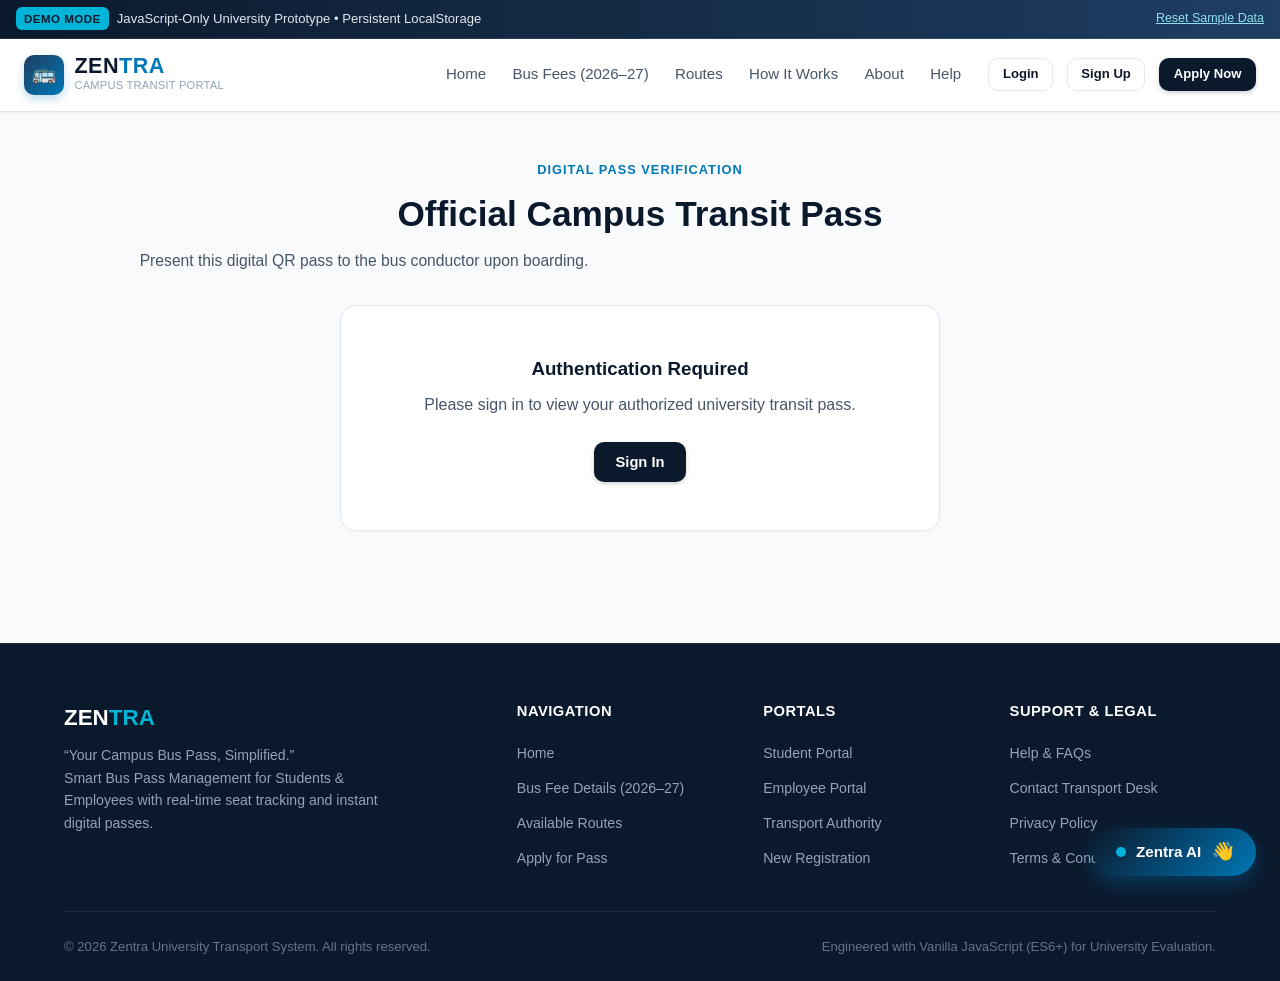
<file: zentra/bus-pass.html>
<!DOCTYPE html>
<html lang="en">
<head>
  <meta charset="UTF-8">
  <meta name="viewport" content="width=device-width, initial-scale=1.0">
  <title>Digital Bus Pass - Zentra</title>
  <link rel="stylesheet" href="css/style.css">
</head>
<body>

  <!-- Site Navigation Header -->
  <header class="site-header"></header>

  <!-- Pass View Container -->
  <main class="container" style="padding: 3rem 1.5rem 5rem;">
    
    <div class="no-print" style="text-align: center; margin-bottom: 2rem;">
      <div class="section-tag">Digital Pass Verification</div>
      <h1 class="section-title" style="font-size: 2.2rem; margin-bottom: 0.35rem;">Official Campus Transit Pass</h1>
      <p class="section-desc" style="margin: 0;">Present this digital QR pass to the bus conductor upon boarding.</p>
    </div>

    <!-- Pass Mount Target -->
    <div class="pass-container" id="passMountTarget">
      <!-- Injected by JavaScript -->
    </div>

    <!-- Action Buttons -->
    <div class="no-print" id="passActionsContainer" style="display:flex; justify-content:center; gap:1rem; margin-top:2rem; flex-wrap:wrap;">
      <button class="btn btn-primary" onclick="window.print()">
        🖨️ Print / Download PDF
      </button>
      <button class="btn btn-outline" id="backToDashBtn" onclick="goBackToDashboard()">
        ← Back to Dashboard
      </button>
    </div>

  </main>

  <!-- Footer -->
  <footer class="site-footer"></footer>

  <!-- Scripts -->
  <script src="js/app.js"></script>
  <script src="js/notification.js"></script>
  <script src="js/ai-assistant.js"></script>

  <script>
    document.addEventListener('DOMContentLoaded', () => {
      renderDigitalPassView();
    });

    function goBackToDashboard() {
      const user = getLoggedInUser();
      if (!user) {
        window.location.href = 'index.html';
        return;
      }
      if (user.role === 'EMPLOYEE') window.location.href = 'employee-dashboard.html';
      else if (user.role === 'ADMIN') window.location.href = 'admin-dashboard.html';
      else window.location.href = 'student-dashboard.html';
    }

    function renderDigitalPassView() {
      const user = getLoggedInUser();
      const mount = document.getElementById('passMountTarget');
      const actions = document.getElementById('passActionsContainer');
      if (!mount) return;

      if (!user) {
        mount.innerHTML = `
          <div class="card" style="text-align:center; padding:3rem 1.5rem;">
            <h3 style="color:var(--primary-navy); margin-bottom:0.5rem;">Authentication Required</h3>
            <p style="color:var(--text-secondary); margin-bottom:1.5rem;">Please sign in to view your authorized university transit pass.</p>
            <a href="login.html" class="btn btn-primary">Sign In</a>
          </div>
        `;
        if (actions) actions.style.display = 'none';
        return;
      }

      // Check if user has an active pass
      const passes = loadData(STORAGE_KEYS.BUS_PASSES, []);
      let activePass = passes.find(p => p.applicantId.toUpperCase() === user.id.toUpperCase() && p.status === 'ACTIVE');

      // If viewing from admin mode or param
      const urlParams = new URLSearchParams(window.location.search);
      const queryPassId = urlParams.get('passId');
      if (queryPassId) {
        const found = passes.find(p => p.passId === queryPassId);
        if (found) activePass = found;
      }

      if (!activePass) {
        mount.innerHTML = `
          <div class="card" style="text-align:center; padding:3.5rem 1.5rem;">
            <div style="font-size:3rem; margin-bottom:0.75rem;">🎫</div>
            <h2 style="color:var(--primary-navy); margin-bottom:0.5rem;">No Active Bus Pass Found</h2>
            <p style="color:var(--text-secondary); max-width:480px; margin:0 auto 1.5rem; font-size:0.92rem;">
              You do not have an approved bus pass issued for the current academic session. Make sure your application has been approved by the Transport Authority.
            </p>
            <div style="display:flex; justify-content:center; gap:1rem;">
              <button onclick="goBackToDashboard()" class="btn btn-outline">Go to Dashboard</button>
              <a href="application.html" class="btn btn-primary">Apply for Pass</a>
            </div>
          </div>
        `;
        if (actions) actions.style.display = 'none';
        return;
      }

      // Render Active Digital Bus Pass Card
      mount.innerHTML = `
        <div class="bus-pass-card" id="printablePassCard">
          <div class="pass-header">
            <div>
              <div class="pass-brand">🚌 ZEN<span>TRA</span></div>
              <div class="pass-subtitle">CENTRAL UNIVERSITY TRANSPORT AUTHORITY</div>
            </div>
            <span class="badge badge-approved" style="font-size:0.85rem; padding:0.35rem 0.85rem; background:#10b981; color:#ffffff; border:none;">
              ACTIVE PASS
            </span>
          </div>

          <div class="pass-body">
            <div>
              <div style="margin-bottom: 1.25rem;">
                <div class="pass-field-label">Passenger Name</div>
                <div style="font-size: 1.35rem; font-weight: 800; color: #ffffff;">${activePass.applicantName}</div>
                <div style="font-size: 0.82rem; color: var(--accent-cyan); font-weight: 600;">
                  ${activePass.applicantType} • ID: ${activePass.applicantId}
                </div>
              </div>

              <div class="pass-info-grid">
                <div>
                  <span class="pass-field-label">Department</span>
                  <span class="pass-field-value">${activePass.department}</span>
                </div>
                <div>
                  <span class="pass-field-label">Academic Year</span>
                  <span class="pass-field-value">${activePass.academicYear}</span>
                </div>
                <div>
                  <span class="pass-field-label">Assigned Route</span>
                  <span class="pass-field-value" style="color:var(--accent-teal);">${activePass.routeNumber}</span>
                </div>
                <div>
                  <span class="pass-field-label">Assigned Bus</span>
                  <span class="pass-field-value">${activePass.busNumber}</span>
                </div>
                <div style="grid-column: 1 / -1;">
                  <span class="pass-field-label">Designated Boarding Point</span>
                  <span class="pass-field-value" style="font-size:1.05rem; color:#f8fafc;">📍 ${activePass.boardingPoint}</span>
                </div>
              </div>
            </div>

            <!-- Dynamic Pure JS QR Code Box -->
            <div class="pass-qr-box">
              <canvas id="passQrCanvas" class="pass-qr-canvas"></canvas>
              <div class="pass-qr-caption">SCAN TO VERIFY</div>
            </div>
          </div>

          <div class="pass-footer">
            <div>
              <div>Pass ID: <strong style="color:var(--accent-teal);">${activePass.passId}</strong></div>
              <div>Route Corridor: ${activePass.routeName}</div>
            </div>
            <div style="text-align: right;">
              <div>Valid From: <strong>${activePass.validFrom}</strong></div>
              <div>Valid Until: <strong style="color:#ffffff;">${activePass.validUntil}</strong></div>
            </div>
          </div>
        </div>
      `;

      // Render Canvas QR Code using pure JavaScript algorithm
      const canvas = document.getElementById('passQrCanvas');
      const payload = `ZENTRA:${activePass.passId}|ID:${activePass.applicantId}|NAME:${activePass.applicantName}|BUS:${activePass.busNumber}|VALID:${activePass.validUntil}`;
      renderPassQRCode(canvas, payload);
    }
  </script>
</body>
</html>
</file>
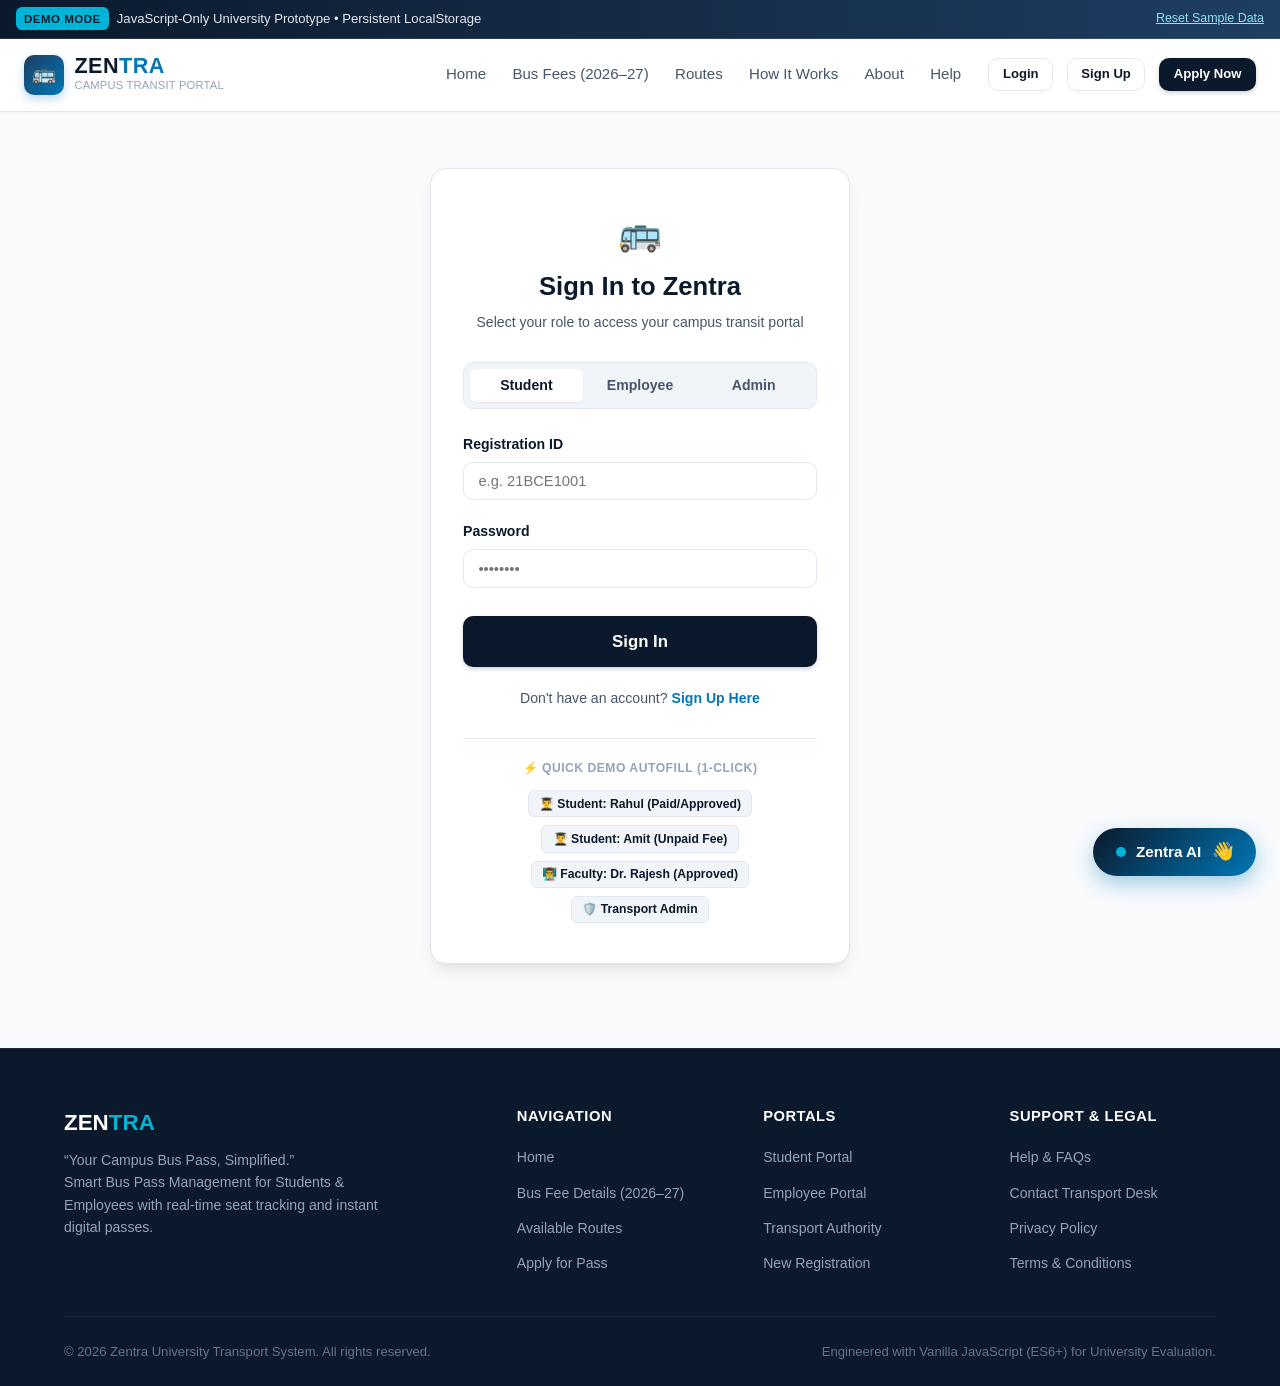
<file: zentra/employee-dashboard.html>
<!DOCTYPE html>
<html lang="en">
<head>
  <meta charset="UTF-8">
  <meta name="viewport" content="width=device-width, initial-scale=1.0">
  <title>Faculty & Employee Dashboard - Zentra</title>
  <link rel="stylesheet" href="css/style.css">
</head>
<body>

  <!-- Site Navigation Header -->
  <header class="site-header"></header>

  <!-- Dashboard Architecture -->
  <div class="dashboard-layout">
    
    <!-- Sidebar -->
    <aside class="dashboard-sidebar">
      <div>
        <div class="sidebar-profile">
          <div class="sidebar-avatar" style="background:linear-gradient(135deg, #4f46e5, #7c3aed);">👨‍🏫</div>
          <div>
            <div class="sidebar-user-name" id="empWelcomeName">Faculty Member</div>
            <div class="sidebar-user-role">University Staff</div>
          </div>
        </div>

        <ul class="sidebar-nav">
          <li><a href="employee-dashboard.html" class="sidebar-link active"><span>📊 Dashboard</span></a></li>
          <li><a href="application.html" class="sidebar-link"><span>📝 Apply for Bus Pass</span></a></li>
          <li><a href="#empAppSection" class="sidebar-link"><span>📋 My Application</span></a></li>
          <li><a href="bus-pass.html" class="sidebar-link"><span>🎫 My Bus Pass</span></a></li>
          <li><a href="routes.html" class="sidebar-link"><span>🚍 Campus Routes</span></a></li>
          <li><a href="javascript:void(0)" onclick="toggleNotificationsDrawer()" class="sidebar-link"><span>🔔 Notifications</span></a></li>
          <li><a href="javascript:void(0)" onclick="openEmployeeProfileModal()" class="sidebar-link"><span>👤 My Profile</span></a></li>
        </ul>
      </div>

      <div style="padding-top: 1.5rem; border-top: 1px solid var(--border-color);">
        <button onclick="logoutUser()" class="btn btn-outline btn-sm" style="width: 100%; color: var(--status-rejected); border-color: #fecaca;">
          🚪 Log Out
        </button>
      </div>
    </aside>

    <!-- Main Content Area -->
    <main class="dashboard-main">
      
      <!-- Welcome Header -->
      <div style="display:flex; justify-content:space-between; align-items:center; flex-wrap:wrap; gap:1rem; margin-bottom:1.75rem;">
        <div>
          <h1 style="color:var(--primary-navy); font-size:1.75rem; font-weight:800;">Faculty & Staff Transit Portal</h1>
          <p style="color:var(--text-secondary); font-size:0.92rem;">University employee commuter service and digital transit pass tracking.</p>
        </div>

        <div style="display:flex; gap:0.75rem;">
          <a href="application.html" class="btn btn-primary btn-sm">➕ Apply for Staff Pass</a>
          <a href="routes.html" class="btn btn-outline btn-sm">🚍 Explore Routes</a>
        </div>
      </div>

      <!-- Staff Subsidy Banner -->
      <div style="background: linear-gradient(135deg, #f5f3ff, #ede9fe); border: 1px solid #ddd6fe; border-radius: var(--radius-lg); padding: 1.25rem 1.5rem; margin-bottom: 2rem; display: flex; align-items: center; justify-content: space-between; flex-wrap: wrap; gap: 1rem;">
        <div style="display: flex; align-items: center; gap: 1rem;">
          <div style="font-size: 2rem;">🎓</div>
          <div>
            <h4 style="color: #4338ca; margin-bottom: 0.2rem;">University Employee Transportation Subsidy</h4>
            <p style="color: #6366f1; font-size: 0.88rem;">All university staff and faculty bus passes are 100% subsidized by administration. No transport fee payment required.</p>
          </div>
        </div>
        <span class="badge" style="background:#4338ca; color:#ffffff;">FEE EXEMPTED</span>
      </div>

      <!-- Quick Actions Strip -->
      <div class="actions-strip">
        <a href="application.html" class="btn btn-outline btn-sm">📝 Apply for Pass</a>
        <a href="#empTimelineCard" class="btn btn-outline btn-sm">📍 Track Status</a>
        <a href="routes.html" class="btn btn-outline btn-sm">🗺️ View Bus Routes</a>
        <a href="bus-pass.html" class="btn btn-outline btn-sm">🎫 View Digital Pass</a>
        <button class="btn btn-outline btn-sm" onclick="openEmployeeProfileModal()">👤 Edit Profile</button>
      </div>

      <!-- KPI Overview Cards (Injected by employee.js) -->
      <div class="metrics-grid" id="empMetricsGrid">
        <!-- Rendered dynamically -->
      </div>

      <!-- Application Status Visual Timeline -->
      <div class="card" id="empTimelineCard">
        <div class="card-header">
          <div class="card-title">
            <span>📍 Application Progress Timeline</span>
          </div>
        </div>
        <div class="card-body">
          <div id="empTimelineContainer">
            <!-- Timeline injected dynamically by employee.js -->
          </div>
        </div>
      </div>

      <!-- Application Details Card -->
      <div class="card" id="empAppSection">
        <div class="card-header">
          <div class="card-title">
            <span>🚌 Current Bus Pass Details</span>
          </div>
        </div>
        <div class="card-body" id="empApplicationDetails">
          <!-- Rendered dynamically -->
        </div>
      </div>

    </main>
  </div>

  <!-- Footer -->
  <footer class="site-footer"></footer>

  <!-- Scripts -->
  <script src="js/app.js"></script>
  <script src="js/employee.js"></script>
  <script src="js/notification.js"></script>
  <script src="js/ai-assistant.js"></script>
</body>
</html>
</file>
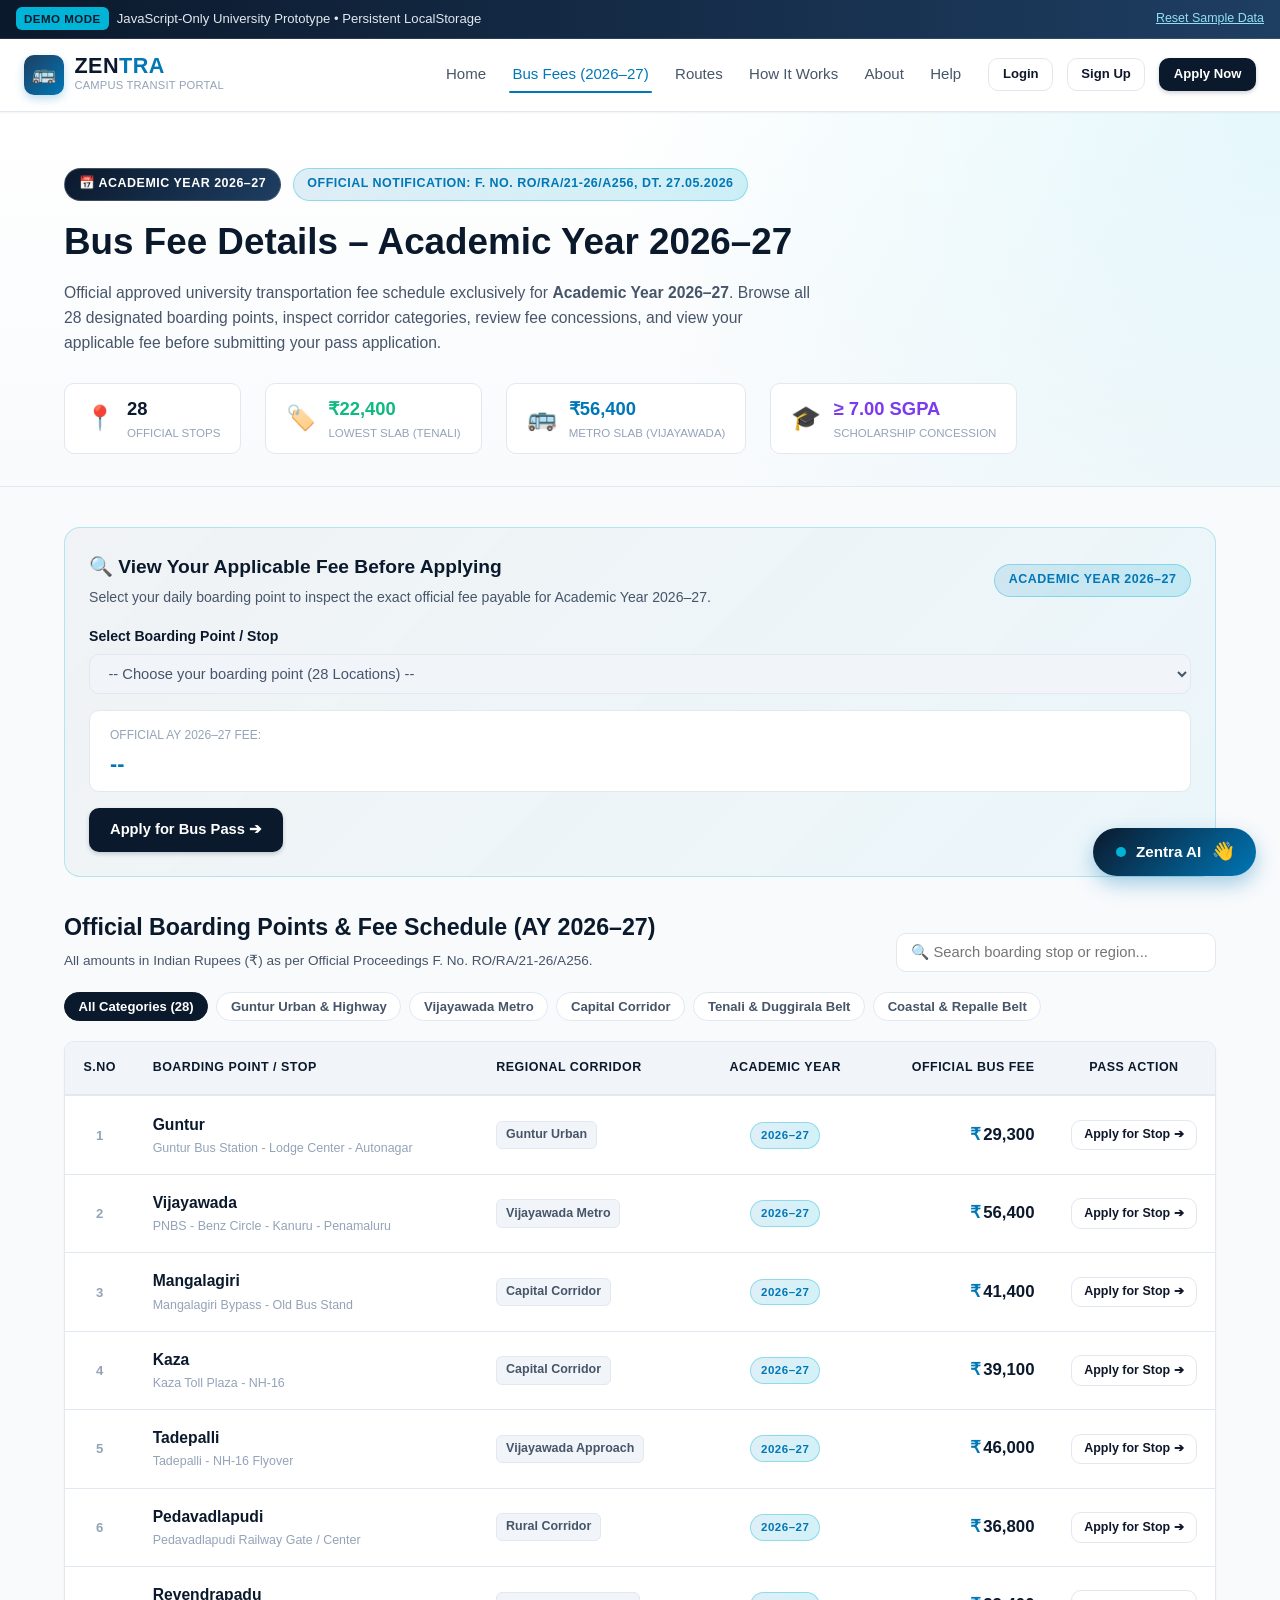
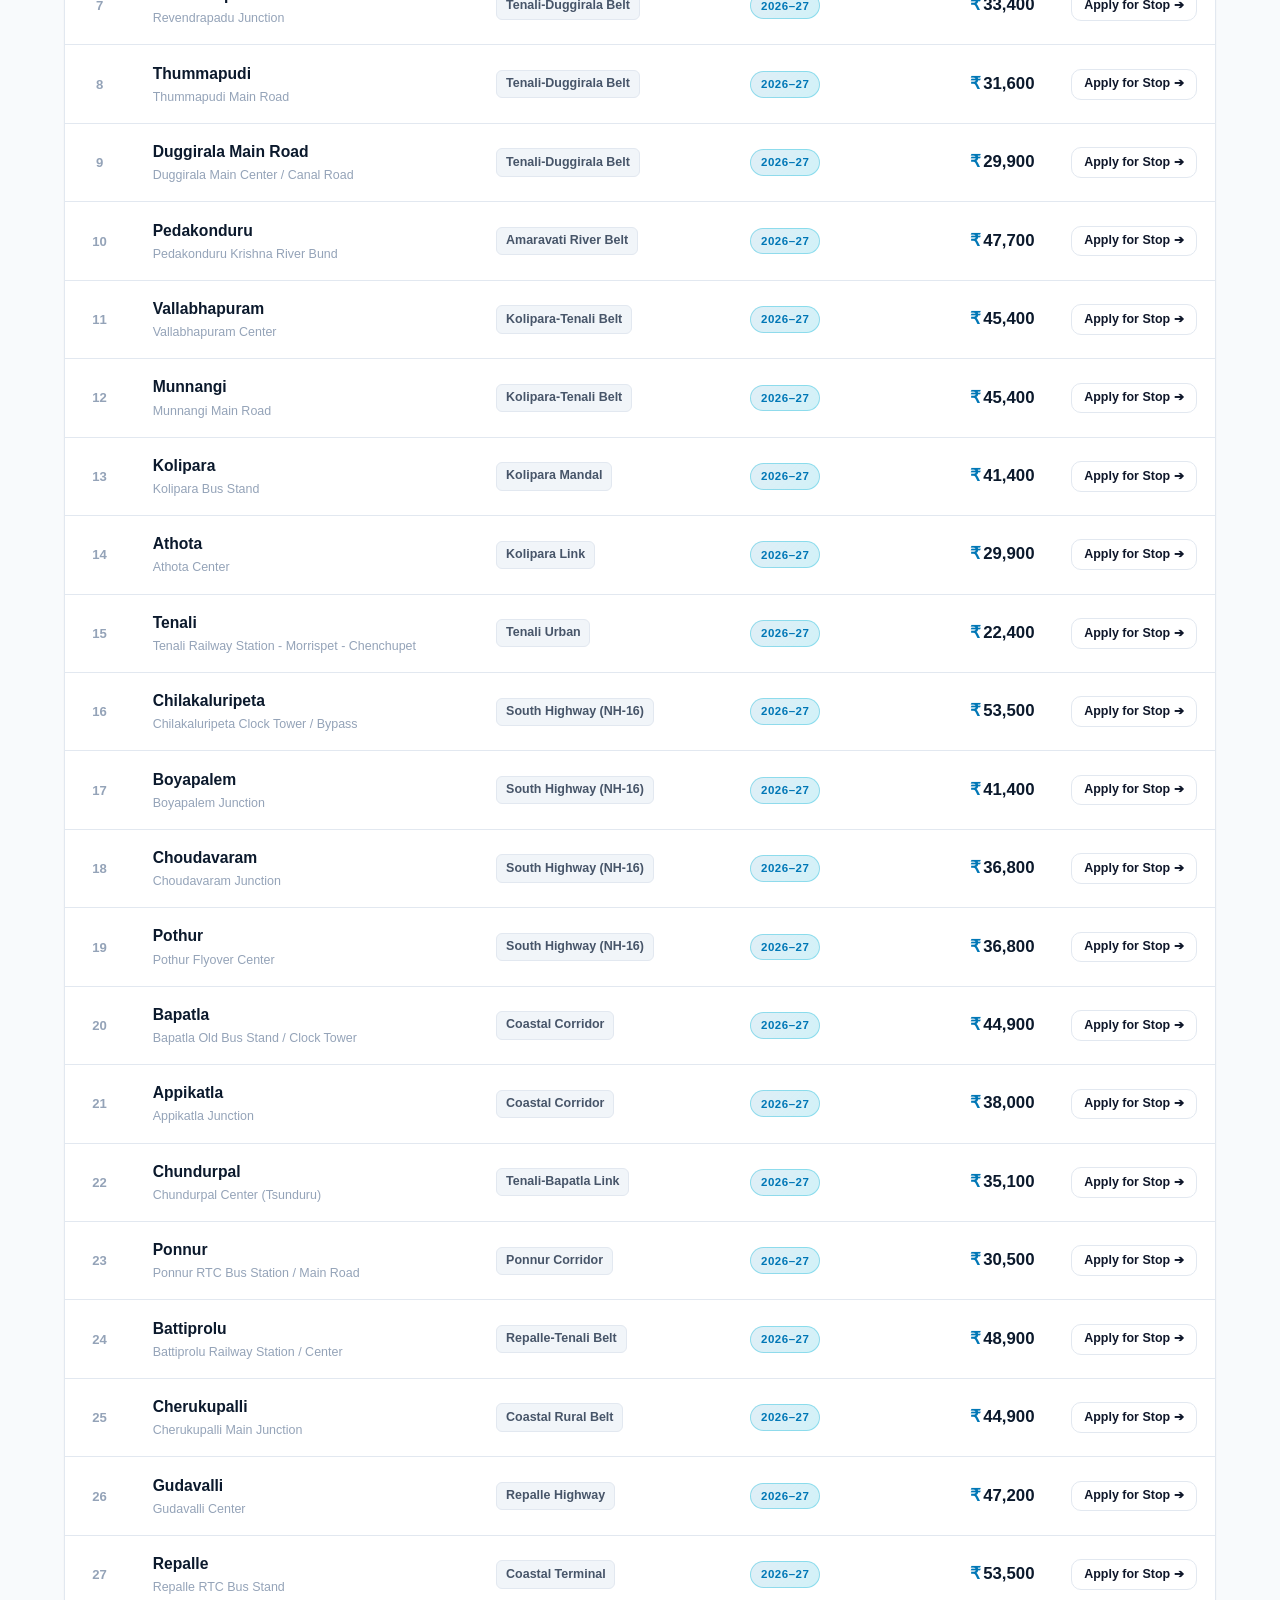
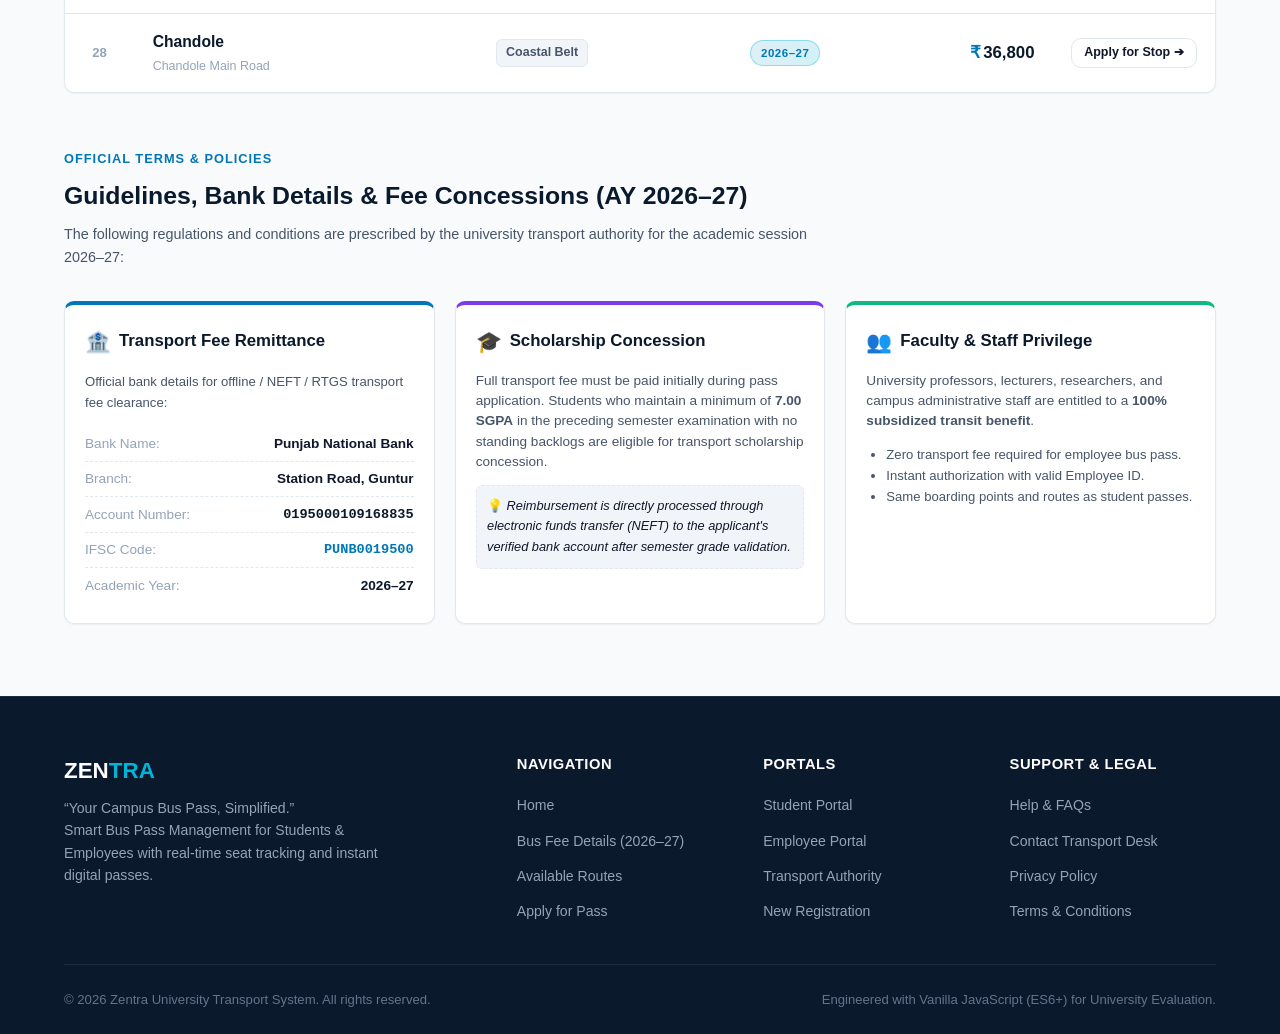
<file: zentra/fee-structure.html>
<!DOCTYPE html>
<html lang="en">
<head>
  <meta charset="UTF-8">
  <meta name="viewport" content="width=device-width, initial-scale=1.0">
  <title>Bus Fee Details (Academic Year 2026–27) - Zentra</title>
  <link rel="stylesheet" href="css/style.css">
</head>
<body>

  <!-- Site Navigation Header -->
  <header class="site-header"></header>

  <!-- Page Header -->
  <section style="background: radial-gradient(circle at top right, rgba(0, 180, 216, 0.1), transparent 50%), linear-gradient(180deg, #ffffff 0%, var(--bg-main) 100%); padding: 3.5rem 0 2rem; border-bottom: 1px solid var(--border-color);">
    <div class="container">
      <div style="display: flex; align-items: center; gap: 0.75rem; flex-wrap: wrap; margin-bottom: 0.75rem;">
        <span class="badge-ay badge-ay-official">
          📅 Academic Year 2026–27
        </span>
        <span class="badge-ay">
          Official Notification: F. No. RO/RA/21-26/A256, dt. 27.05.2026
        </span>
      </div>
      <h1 class="section-title" style="font-size: 2.3rem; margin-bottom: 0.5rem;">Bus Fee Details – Academic Year 2026–27</h1>
      <p class="section-desc" style="margin: 0; max-width: 750px;">
        Official approved university transportation fee schedule exclusively for <strong>Academic Year 2026–27</strong>. Browse all 28 designated boarding points, inspect corridor categories, review fee concessions, and view your applicable fee before submitting your pass application.
      </p>

      <!-- Key Statistics Strip -->
      <div style="display: flex; gap: 1.5rem; margin-top: 1.75rem; flex-wrap: wrap;">
        <div style="background: var(--bg-surface); border: 1px solid var(--border-color); border-radius: var(--radius-md); padding: 0.65rem 1.25rem; display: flex; align-items: center; gap: 0.75rem;">
          <span style="font-size: 1.5rem;">📍</span>
          <div>
            <div style="font-size: 1.15rem; font-weight: 800; color: var(--primary-navy);" id="statTotalStops">28</div>
            <div style="font-size: 0.72rem; color: var(--text-muted); text-transform: uppercase;">Official Stops</div>
          </div>
        </div>

        <div style="background: var(--bg-surface); border: 1px solid var(--border-color); border-radius: var(--radius-md); padding: 0.65rem 1.25rem; display: flex; align-items: center; gap: 0.75rem;">
          <span style="font-size: 1.5rem;">🏷️</span>
          <div>
            <div style="font-size: 1.15rem; font-weight: 800; color: var(--status-approved);">₹22,400</div>
            <div style="font-size: 0.72rem; color: var(--text-muted); text-transform: uppercase;">Lowest Slab (Tenali)</div>
          </div>
        </div>

        <div style="background: var(--bg-surface); border: 1px solid var(--border-color); border-radius: var(--radius-md); padding: 0.65rem 1.25rem; display: flex; align-items: center; gap: 0.75rem;">
          <span style="font-size: 1.5rem;">🚌</span>
          <div>
            <div style="font-size: 1.15rem; font-weight: 800; color: var(--accent-blue);">₹56,400</div>
            <div style="font-size: 0.72rem; color: var(--text-muted); text-transform: uppercase;">Metro Slab (Vijayawada)</div>
          </div>
        </div>

        <div style="background: var(--bg-surface); border: 1px solid var(--border-color); border-radius: var(--radius-md); padding: 0.65rem 1.25rem; display: flex; align-items: center; gap: 0.75rem;">
          <span style="font-size: 1.5rem;">🎓</span>
          <div>
            <div style="font-size: 1.15rem; font-weight: 800; color: #7c3aed;">≥ 7.00 SGPA</div>
            <div style="font-size: 0.72rem; color: var(--text-muted); text-transform: uppercase;">Scholarship Concession</div>
          </div>
        </div>
      </div>
    </div>
  </section>

  <!-- Main Content Container -->
  <main class="container" style="padding: 2.5rem 1.5rem 4.5rem;">

    <!-- Interactive Pre-Application Fee Calculator / Lookup Box -->
    <div class="fee-calc-box">
      <div style="display: flex; justify-content: space-between; align-items: center; flex-wrap: wrap; gap: 1rem; margin-bottom: 1rem;">
        <div>
          <h3 style="color: var(--primary-navy); margin-bottom: 0.25rem; font-size: 1.2rem;">
            🔍 View Your Applicable Fee Before Applying
          </h3>
          <p style="color: var(--text-secondary); font-size: 0.88rem; margin: 0;">
            Select your daily boarding point to inspect the exact official fee payable for Academic Year 2026–27.
          </p>
        </div>
        <span class="badge-ay">Academic Year 2026–27</span>
      </div>

      <div style="display: grid; grid-template-columns: repeat(auto-fit, minmax(250px, 1fr)) auto; gap: 1rem; align-items: flex-end;">
        <div>
          <label class="form-label" for="calcBoardingSelect">Select Boarding Point / Stop</label>
          <select class="form-control" id="calcBoardingSelect">
            <option value="">-- Choose your boarding point (28 Locations) --</option>
          </select>
        </div>

        <div id="calcResultDisplay" style="background: var(--bg-surface); border: 1px solid var(--border-color); border-radius: var(--radius-md); padding: 0.6rem 1.25rem; min-width: 260px; display: flex; align-items: center; justify-content: space-between;">
          <div>
            <span style="font-size: 0.75rem; color: var(--text-muted); text-transform: uppercase;">Official AY 2026–27 Fee:</span>
            <div style="font-size: 1.35rem; font-weight: 800; color: var(--accent-blue);" id="calcFeeValue">--</div>
          </div>
          <div id="calcRegionTag" style="font-size: 0.75rem; color: var(--text-muted); text-align: right;"></div>
        </div>

        <div>
          <a href="application.html" id="calcApplyBtn" class="btn btn-primary" style="height: 44px; display: inline-flex; align-items: center;">
            Apply for Bus Pass ➔
          </a>
        </div>
      </div>
    </div>

    <!-- Section Heading & Search / Filter Controls -->
    <div style="display: flex; justify-content: space-between; align-items: flex-end; flex-wrap: wrap; gap: 1rem; margin-bottom: 1.25rem;">
      <div>
        <h2 style="font-size: 1.45rem; color: var(--primary-navy); margin-bottom: 0.25rem;">
          Official Boarding Points & Fee Schedule (AY 2026–27)
        </h2>
        <p style="font-size: 0.85rem; color: var(--text-secondary); margin: 0;">
          All amounts in Indian Rupees (₹) as per Official Proceedings F. No. RO/RA/21-26/A256.
        </p>
      </div>

      <div style="width: 100%; max-width: 320px;">
        <input type="text" class="form-control" id="feeSearchInput" placeholder="🔍 Search boarding stop or region...">
      </div>
    </div>

    <!-- Region Filter Pills -->
    <div class="filter-pills-bar" id="regionFilterPills">
      <button class="filter-pill active" data-region="ALL">All Categories (28)</button>
      <button class="filter-pill" data-region="Guntur">Guntur Urban & Highway</button>
      <button class="filter-pill" data-region="Vijayawada">Vijayawada Metro</button>
      <button class="filter-pill" data-region="Capital">Capital Corridor</button>
      <button class="filter-pill" data-region="Tenali">Tenali & Duggirala Belt</button>
      <button class="filter-pill" data-region="Coastal">Coastal & Repalle Belt</button>
    </div>

    <!-- Official Bus Fee Table (Clean, Professional & Mobile-Responsive) -->
    <div class="fee-table-wrap">
      <table class="fee-table" id="officialFeeTable">
        <thead>
          <tr>
            <th style="width: 60px; text-align: center;">S.No</th>
            <th>Boarding Point / Stop</th>
            <th>Regional Corridor</th>
            <th style="text-align: center;">Academic Year</th>
            <th style="text-align: right;">Official Bus Fee</th>
            <th style="text-align: center; width: 160px;">Pass Action</th>
          </tr>
        </thead>
        <tbody id="feeTableBody">
          <!-- Dynamic 28 rows populated by JavaScript -->
        </tbody>
      </table>
    </div>

    <!-- Official Guidelines, Concessions & Bank Remittance Section -->
    <div style="margin-top: 3.5rem;">
      <div class="section-tag">Official Terms & Policies</div>
      <h2 style="font-size: 1.55rem; color: var(--primary-navy); margin-bottom: 0.5rem;">
        Guidelines, Bank Details & Fee Concessions (AY 2026–27)
      </h2>
      <p style="color: var(--text-secondary); font-size: 0.9rem; max-width: 750px; margin-bottom: 1.5rem;">
        The following regulations and conditions are prescribed by the university transport authority for the academic session 2026–27:
      </p>

      <div class="official-guidelines-grid">
        <!-- 1. Dedicated Bank Remittance Account -->
        <div class="guideline-card" style="border-top: 4px solid var(--accent-blue);">
          <div style="display: flex; align-items: center; gap: 0.5rem; margin-bottom: 0.75rem;">
            <span style="font-size: 1.3rem;">🏦</span>
            <h4 style="color: var(--primary-navy); font-size: 1.05rem; margin: 0;">Transport Fee Remittance</h4>
          </div>
          <p style="font-size: 0.82rem; color: var(--text-secondary); margin-bottom: 0.85rem;">
            Official bank details for offline / NEFT / RTGS transport fee clearance:
          </p>
          <div class="bank-detail-row">
            <span style="color: var(--text-muted);">Bank Name:</span>
            <strong>Punjab National Bank</strong>
          </div>
          <div class="bank-detail-row">
            <span style="color: var(--text-muted);">Branch:</span>
            <strong>Station Road, Guntur</strong>
          </div>
          <div class="bank-detail-row">
            <span style="color: var(--text-muted);">Account Number:</span>
            <code style="font-weight: 700; color: var(--primary-navy);">0195000109168835</code>
          </div>
          <div class="bank-detail-row">
            <span style="color: var(--text-muted);">IFSC Code:</span>
            <code style="font-weight: 700; color: var(--accent-blue);">PUNB0019500</code>
          </div>
          <div class="bank-detail-row">
            <span style="color: var(--text-muted);">Academic Year:</span>
            <strong style="color: var(--primary-navy);">2026–27</strong>
          </div>
        </div>

        <!-- 2. Merit Scholarship & Concession -->
        <div class="guideline-card" style="border-top: 4px solid #7c3aed;">
          <div style="display: flex; align-items: center; gap: 0.5rem; margin-bottom: 0.75rem;">
            <span style="font-size: 1.3rem;">🎓</span>
            <h4 style="color: var(--primary-navy); font-size: 1.05rem; margin: 0;">Scholarship Concession</h4>
          </div>
          <p style="font-size: 0.85rem; color: var(--text-secondary); line-height: 1.5; margin-bottom: 0.75rem;">
            Full transport fee must be paid initially during pass application. Students who maintain a minimum of <strong>7.00 SGPA</strong> in the preceding semester examination with no standing backlogs are eligible for transport scholarship concession.
          </p>
          <div style="background: var(--bg-subtle); border-radius: var(--radius-sm); padding: 0.65rem; font-size: 0.8rem; color: var(--text-primary); border: 1px dashed var(--border-color);">
            💡 <em>Reimbursement is directly processed through electronic funds transfer (NEFT) to the applicant's verified bank account after semester grade validation.</em>
          </div>
        </div>

        <!-- 3. Faculty & Employee Subsidy -->
        <div class="guideline-card" style="border-top: 4px solid var(--status-approved);">
          <div style="display: flex; align-items: center; gap: 0.5rem; margin-bottom: 0.75rem;">
            <span style="font-size: 1.3rem;">👥</span>
            <h4 style="color: var(--primary-navy); font-size: 1.05rem; margin: 0;">Faculty & Staff Privilege</h4>
          </div>
          <p style="font-size: 0.85rem; color: var(--text-secondary); line-height: 1.5; margin-bottom: 0.75rem;">
            University professors, lecturers, researchers, and campus administrative staff are entitled to a <strong>100% subsidized transit benefit</strong>.
          </p>
          <ul style="font-size: 0.82rem; color: var(--text-secondary); padding-left: 1.25rem; line-height: 1.6;">
            <li>Zero transport fee required for employee bus pass.</li>
            <li>Instant authorization with valid Employee ID.</li>
            <li>Same boarding points and routes as student passes.</li>
          </ul>
        </div>
      </div>
    </div>

  </main>

  <!-- Site Footer -->
  <footer class="site-footer"></footer>

  <!-- Scripts -->
  <script src="js/app.js"></script>
  <script src="js/notification.js"></script>
  <script src="js/ai-assistant.js"></script>

  <script>
    /**
     * Dedicated Fee Structure Controller for Academic Year 2026–27
     * Pure Vanilla JavaScript ES6+
     */
    let currentFeeList = [];
    let selectedRegionFilter = 'ALL';

    document.addEventListener('DOMContentLoaded', () => {
      currentFeeList = getOfficialFeeSchedule();
      populateCalculatorDropdown(currentFeeList);
      renderOfficialFeeTable(currentFeeList);
      setupFeeSearchAndFilters();
      handleUrlPreselect();
    });

    /**
     * Populates the pre-application fee calculator dropdown
     */
    function populateCalculatorDropdown(schedule) {
      const select = document.getElementById('calcBoardingSelect');
      if (!select) return;

      select.innerHTML = '<option value="">-- Choose your boarding point (28 Locations) --</option>' +
        schedule.map(item => `
          <option value="${item.boardingPoint}">
            ${item.sNo}. ${item.boardingPoint} (₹${item.amount.toLocaleString('en-IN')}) - ${item.region}
          </option>
        `).join('');

      select.addEventListener('change', (e) => {
        handleCalculatorChange(e.target.value);
      });
    }

    /**
     * Updates fee calculator preview when user chooses a boarding point
     */
    function handleCalculatorChange(boardingPoint) {
      const valDisplay = document.getElementById('calcFeeValue');
      const tagDisplay = document.getElementById('calcRegionTag');
      const applyBtn = document.getElementById('calcApplyBtn');

      if (!boardingPoint) {
        if (valDisplay) valDisplay.textContent = '--';
        if (tagDisplay) tagDisplay.textContent = '';
        if (applyBtn) applyBtn.href = 'application.html';
        return;
      }

      const item = getOfficialFeeForBoardingPoint(boardingPoint);
      if (item) {
        if (valDisplay) valDisplay.textContent = `₹${item.amount.toLocaleString('en-IN')}`;
        if (tagDisplay) tagDisplay.innerHTML = `<strong>${item.region}</strong><br><span style="color:var(--status-approved);">AY 2026–27 Official</span>`;
        if (applyBtn) {
          applyBtn.href = `application.html?boardingPoint=${encodeURIComponent(item.boardingPoint)}&routeId=${item.routeId || 'R01'}`;
        }
      }
    }

    /**
     * Renders the 28 fee rows in the official table
     */
    function renderOfficialFeeTable(items) {
      const tbody = document.getElementById('feeTableBody');
      if (!tbody) return;

      if (items.length === 0) {
        tbody.innerHTML = `
          <tr>
            <td colspan="6" style="text-align: center; padding: 2.5rem; color: var(--text-muted);">
              No official boarding points found matching your search.
            </td>
          </tr>
        `;
        return;
      }

      tbody.innerHTML = items.map(item => {
        const formattedAmount = `₹${item.amount.toLocaleString('en-IN')}`;
        const applyUrl = `application.html?boardingPoint=${encodeURIComponent(item.boardingPoint)}&routeId=${item.routeId || 'R01'}`;

        return `
          <tr>
            <td style="text-align: center; font-weight: 700; color: var(--text-muted); font-size: 0.82rem;">
              ${item.sNo}
            </td>
            <td>
              <div style="font-weight: 700; color: var(--primary-navy); font-size: 0.98rem;">
                ${item.boardingPoint}
              </div>
              <div style="font-size: 0.78rem; color: var(--text-muted); margin-top: 2px;">
                ${item.corridor || 'Designated Campus Transit Corridor'}
              </div>
            </td>
            <td>
              <span style="display: inline-block; background: var(--bg-subtle); border: 1px solid var(--border-color); border-radius: var(--radius-sm); padding: 0.2rem 0.55rem; font-size: 0.78rem; color: var(--text-secondary); font-weight: 600;">
                ${item.region}
              </span>
            </td>
            <td style="text-align: center;">
              <span class="badge-ay" style="font-size: 0.72rem; padding: 0.2rem 0.6rem;">
                2026–27
              </span>
            </td>
            <td style="text-align: right;" class="fee-amount-cell">
              <span class="currency-symbol">₹</span>${item.amount.toLocaleString('en-IN')}
            </td>
            <td style="text-align: center;">
              <a href="${applyUrl}" class="btn btn-outline btn-sm" style="font-size: 0.78rem; padding: 0.35rem 0.75rem; white-space: nowrap;">
                Apply for Stop ➔
              </a>
            </td>
          </tr>
        `;
      }).join('');
    }

    /**
     * Sets up Search and Region Filter events
     */
    function setupFeeSearchAndFilters() {
      const searchInput = document.getElementById('feeSearchInput');
      if (searchInput) {
        searchInput.addEventListener('input', applyFilters);
      }

      const filterPills = document.querySelectorAll('.filter-pill');
      filterPills.forEach(pill => {
        pill.addEventListener('click', () => {
          filterPills.forEach(p => p.classList.remove('active'));
          pill.classList.add('active');
          selectedRegionFilter = pill.getAttribute('data-region') || 'ALL';
          applyFilters();
        });
      });
    }

    /**
     * Applies search text and region filter to the schedule
     */
    function applyFilters() {
      const query = (document.getElementById('feeSearchInput')?.value || '').toLowerCase().trim();

      const filtered = currentFeeList.filter(item => {
        // Text Match
        const matchesQuery = 
          item.boardingPoint.toLowerCase().includes(query) ||
          item.region.toLowerCase().includes(query) ||
          (item.corridor && item.corridor.toLowerCase().includes(query)) ||
          item.amount.toString().includes(query);

        // Region Category Match
        let matchesRegion = true;
        if (selectedRegionFilter !== 'ALL') {
          if (selectedRegionFilter === 'Guntur') {
            matchesRegion = item.region.includes('Guntur') || item.region.includes('Highway');
          } else if (selectedRegionFilter === 'Vijayawada') {
            matchesRegion = item.region.includes('Vijayawada');
          } else if (selectedRegionFilter === 'Capital') {
            matchesRegion = item.region.includes('Capital') || item.region.includes('Amaravati');
          } else if (selectedRegionFilter === 'Tenali') {
            matchesRegion = item.region.includes('Tenali') || item.region.includes('Duggirala') || item.region.includes('Kolipara');
          } else if (selectedRegionFilter === 'Coastal') {
            matchesRegion = item.region.includes('Coastal') || item.region.includes('Repalle') || item.region.includes('Bapatla') || item.region.includes('Ponnur');
          }
        }

        return matchesQuery && matchesRegion;
      });

      renderOfficialFeeTable(filtered);
    }

    /**
     * Pre-select boarding point if provided in URL (e.g. ?boardingPoint=Guntur)
     */
    function handleUrlPreselect() {
      const urlParams = new URLSearchParams(window.location.search);
      const prePoint = urlParams.get('boardingPoint');
      if (prePoint) {
        const select = document.getElementById('calcBoardingSelect');
        if (select) {
          select.value = prePoint;
          handleCalculatorChange(prePoint);
        }
      }
    }
  </script>
</body>
</html>
</file>
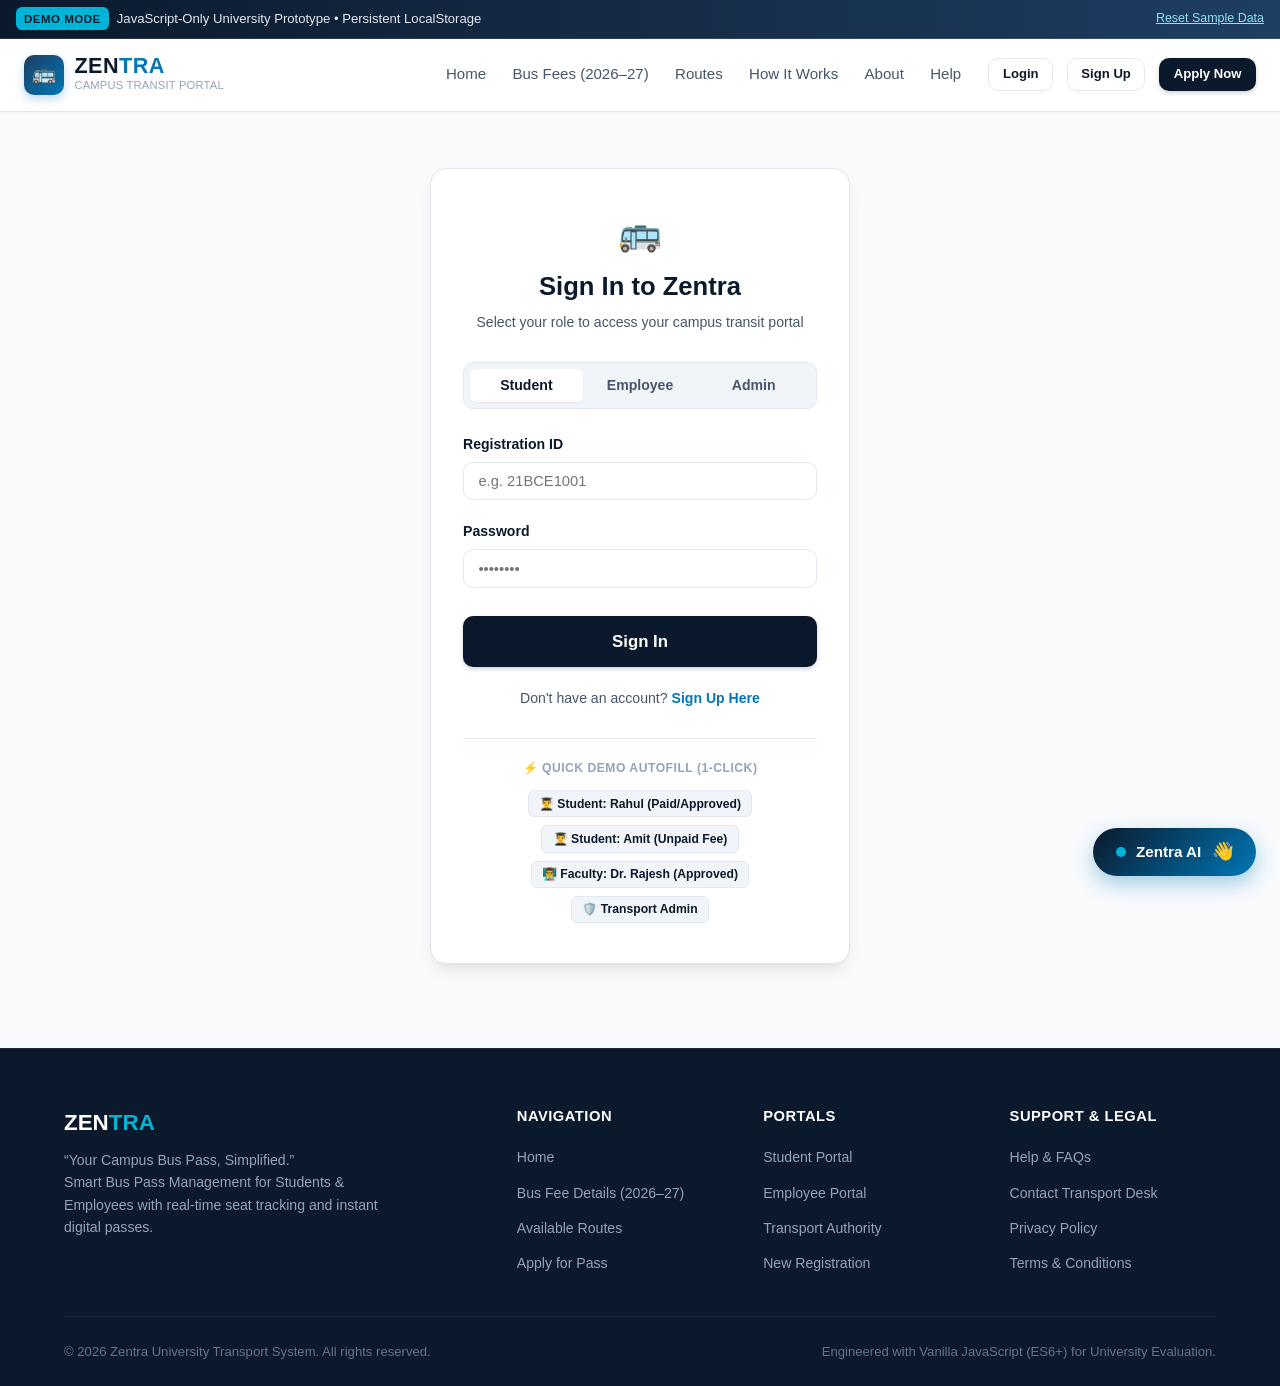
<file: zentra/login.html>
<!DOCTYPE html>
<html lang="en">
<head>
  <meta charset="UTF-8">
  <meta name="viewport" content="width=device-width, initial-scale=1.0">
  <title>Login - Zentra University Transport</title>
  <link rel="stylesheet" href="css/style.css">
  <style>
    .auth-container {
      max-width: 460px;
      margin: 3.5rem auto;
      padding: 0 1.25rem;
    }
    .auth-tabs {
      display: flex;
      background: var(--bg-subtle);
      padding: 0.35rem;
      border-radius: var(--radius-md);
      margin-bottom: 1.5rem;
      border: 1px solid var(--border-color);
    }
    .auth-tab {
      flex: 1;
      text-align: center;
      padding: 0.55rem;
      font-size: 0.88rem;
      font-weight: 600;
      color: var(--text-secondary);
      background: none;
      border: none;
      border-radius: var(--radius-sm);
      cursor: pointer;
      transition: all var(--transition-fast);
    }
    .auth-tab.active {
      background: #ffffff;
      color: var(--primary-navy);
      box-shadow: var(--shadow-sm);
    }
    .demo-accounts-box {
      margin-top: 1.75rem;
      padding-top: 1.25rem;
      border-top: 1px solid var(--border-color);
    }
    .demo-pill-btn {
      background: var(--bg-subtle);
      border: 1px solid var(--border-color);
      border-radius: var(--radius-sm);
      padding: 0.35rem 0.65rem;
      font-size: 0.76rem;
      color: var(--primary-navy);
      cursor: pointer;
      font-weight: 600;
      transition: all var(--transition-fast);
      margin: 0.25rem;
      display: inline-block;
    }
    .demo-pill-btn:hover {
      background: var(--accent-glow);
      border-color: var(--accent-blue);
      color: var(--accent-blue);
    }
  </style>
</head>
<body>

  <!-- Site Navigation Header -->
  <header class="site-header"></header>

  <div class="auth-container">
    <div class="card" style="box-shadow: var(--shadow-lg);">
      <div class="card-body" style="padding: 2.25rem 2rem;">
        
        <div style="text-align: center; margin-bottom: 1.75rem;">
          <div style="font-size: 2.2rem; margin-bottom: 0.35rem;">🚌</div>
          <h2 style="color: var(--primary-navy); font-weight: 800; font-size: 1.6rem;">Sign In to Zentra</h2>
          <p style="color: var(--text-secondary); font-size: 0.88rem; margin-top: 0.25rem;">Select your role to access your campus transit portal</p>
        </div>

        <!-- Role Tabs -->
        <div class="auth-tabs">
          <button class="auth-tab active" data-role="STUDENT" onclick="setLoginRole('STUDENT')">Student</button>
          <button class="auth-tab" data-role="EMPLOYEE" onclick="setLoginRole('EMPLOYEE')">Employee</button>
          <button class="auth-tab" data-role="ADMIN" onclick="setLoginRole('ADMIN')">Admin</button>
        </div>

        <!-- Login Form -->
        <form onsubmit="handleLoginSubmit(event)">
          <div class="form-group">
            <label class="form-label" id="loginIdLabel">Registration ID</label>
            <input type="text" class="form-control" id="loginId" placeholder="e.g. 21BCE1001" required>
            <span class="form-error" id="loginIdError"></span>
          </div>

          <div class="form-group">
            <label class="form-label">Password</label>
            <input type="password" class="form-control" id="loginPassword" placeholder="••••••••" required>
            <span class="form-error" id="loginPasswordError"></span>
          </div>

          <button type="submit" class="btn btn-primary btn-lg" id="loginSubmitBtn" style="width: 100%; margin-top: 0.5rem;">
            Sign In
          </button>
        </form>

        <div style="text-align: center; margin-top: 1.25rem; font-size: 0.88rem; color: var(--text-secondary);">
          Don't have an account? <a href="signup.html" style="font-weight: 600;">Sign Up Here</a>
        </div>

        <!-- Quick Demo Switcher for University Presentation -->
        <div class="demo-accounts-box">
          <div style="font-size: 0.76rem; font-weight: 700; color: var(--text-muted); text-transform: uppercase; letter-spacing: 0.5px; margin-bottom: 0.5rem; text-align: center;">
            ⚡ Quick Demo Autofill (1-Click)
          </div>
          <div style="display: flex; flex-wrap: wrap; justify-content: center;" id="demoPillsArea">
            <button class="demo-pill-btn" onclick="autofillDemoAccount('STUDENT', '21BCE1001', 'password123')">
              👨‍🎓 Student: Rahul (Paid/Approved)
            </button>
            <button class="demo-pill-btn" onclick="autofillDemoAccount('STUDENT', '23BME1089', 'password123')">
              👨‍🎓 Student: Amit (Unpaid Fee)
            </button>
            <button class="demo-pill-btn" onclick="autofillDemoAccount('EMPLOYEE', 'EMP201', 'password123')">
              👨‍🏫 Faculty: Dr. Rajesh (Approved)
            </button>
            <button class="demo-pill-btn" onclick="autofillDemoAccount('ADMIN', 'ADMIN01', 'admin')">
              🛡️ Transport Admin
            </button>
          </div>
        </div>

      </div>
    </div>
  </div>

  <!-- Footer -->
  <footer class="site-footer"></footer>

  <!-- Scripts -->
  <script src="js/app.js"></script>
  <script src="js/auth.js"></script>
  <script src="js/notification.js"></script>
  <script src="js/ai-assistant.js"></script>
</body>
</html>
</file>
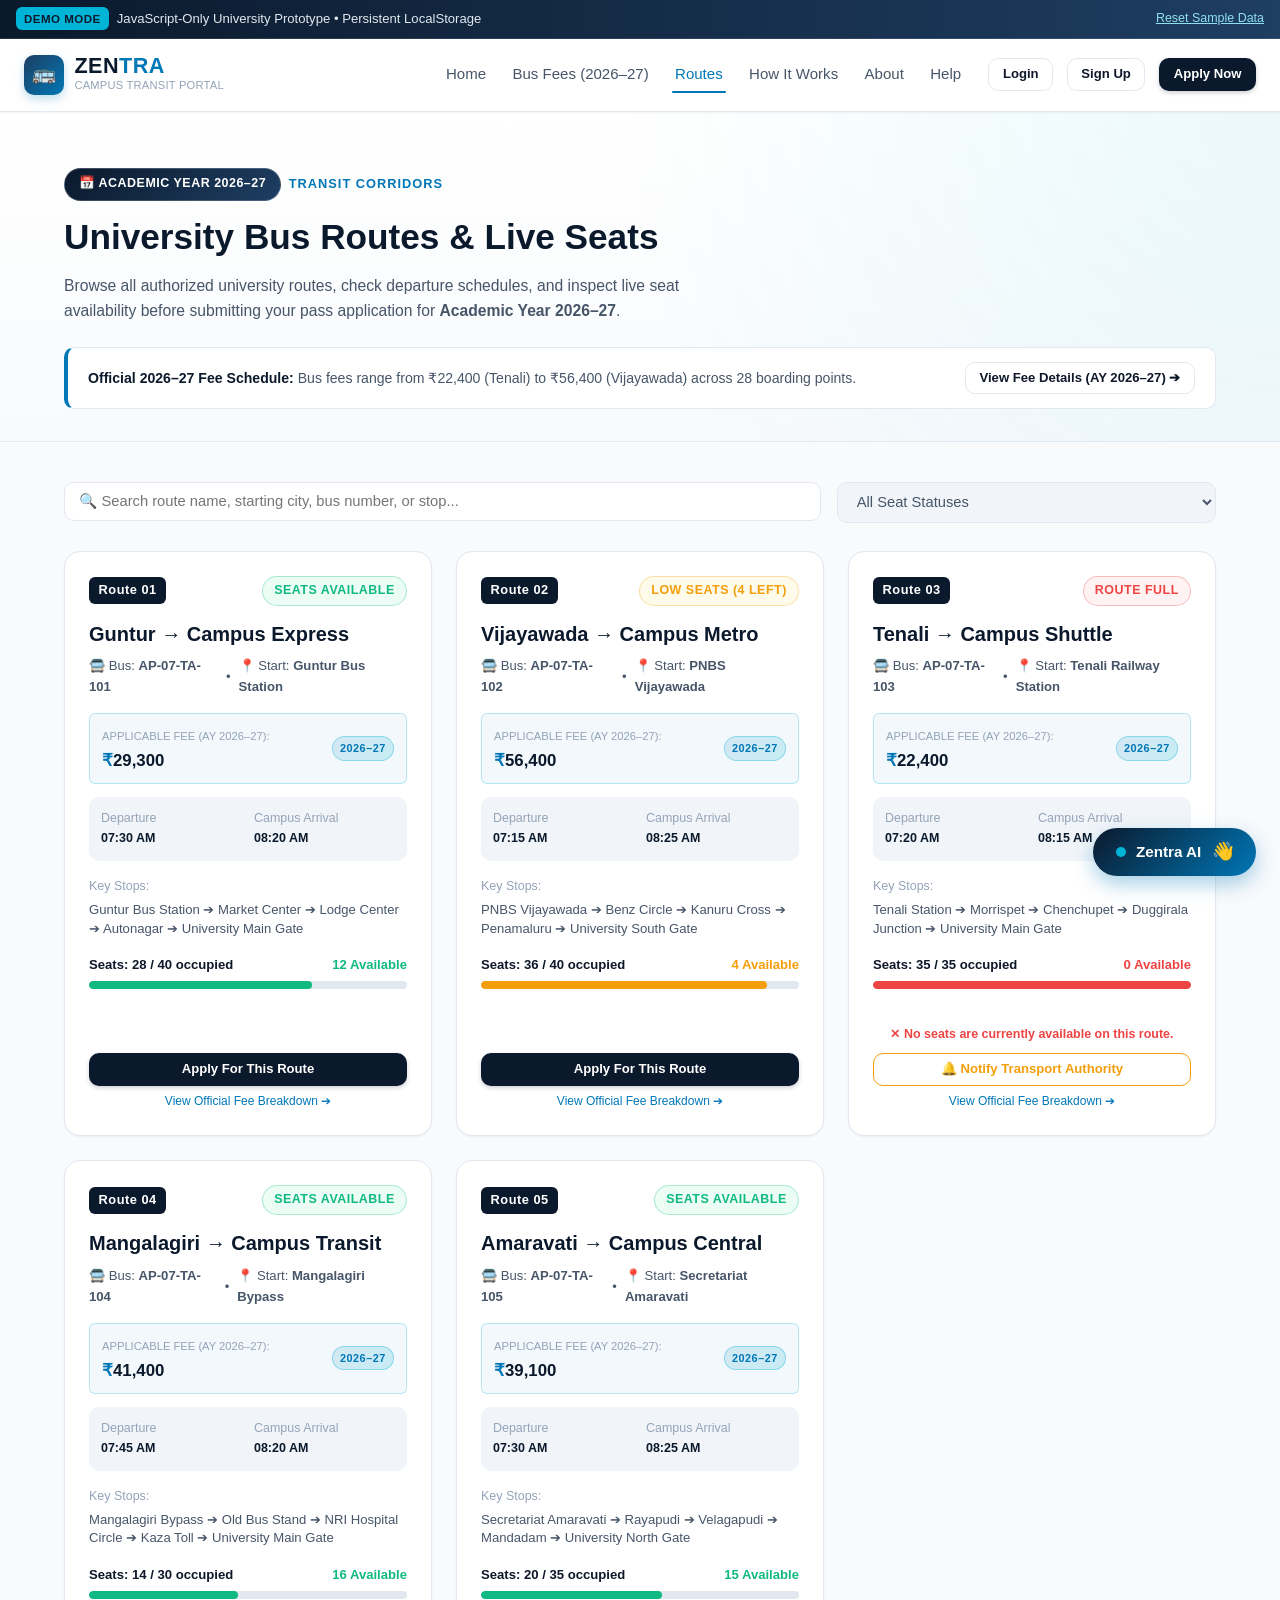
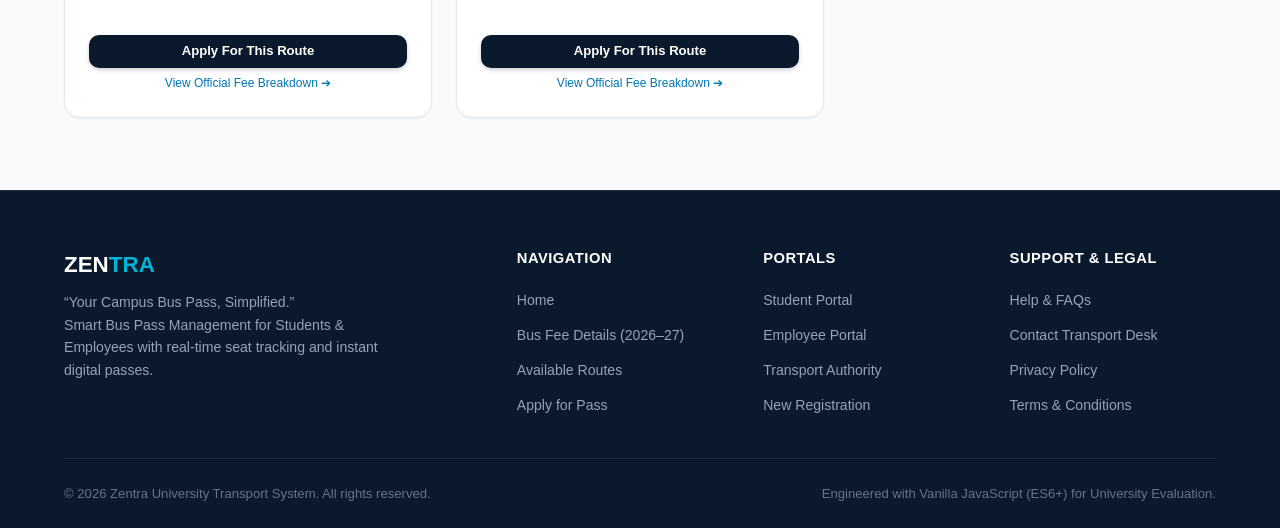
<file: zentra/routes.html>
<!DOCTYPE html>
<html lang="en">
<head>
  <meta charset="UTF-8">
  <meta name="viewport" content="width=device-width, initial-scale=1.0">
  <title>Campus Bus Routes - Zentra</title>
  <link rel="stylesheet" href="css/style.css">
</head>
<body>

  <!-- Site Navigation Header -->
  <header class="site-header"></header>

  <!-- Page Header -->
  <section style="background: radial-gradient(circle at top right, rgba(0, 180, 216, 0.08), transparent 50%), linear-gradient(180deg, #ffffff 0%, var(--bg-main) 100%); padding: 3.5rem 0 2rem; border-bottom: 1px solid var(--border-color);">
    <div class="container">
      <div style="display: flex; align-items: center; gap: 0.5rem; margin-bottom: 0.5rem; flex-wrap: wrap;">
        <span class="badge-ay badge-ay-official">📅 Academic Year 2026–27</span>
        <span class="section-tag" style="margin: 0;">Transit Corridors</span>
      </div>
      <h1 class="section-title" style="font-size: 2.2rem; margin-bottom: 0.5rem;">University Bus Routes & Live Seats</h1>
      <p class="section-desc" style="margin: 0; max-width: 650px;">
        Browse all authorized university routes, check departure schedules, and inspect live seat availability before submitting your pass application for <strong>Academic Year 2026–27</strong>.
      </p>

      <!-- Announcement / Fee Link Banner -->
      <div style="margin-top: 1.5rem; background: var(--bg-surface); border: 1px solid var(--border-color); border-left: 4px solid var(--accent-blue); border-radius: var(--radius-md); padding: 0.85rem 1.25rem; display: flex; justify-content: space-between; align-items: center; flex-wrap: wrap; gap: 0.75rem;">
        <div style="font-size: 0.88rem; color: var(--text-secondary);">
          <strong style="color: var(--primary-navy);">Official 2026–27 Fee Schedule:</strong> Bus fees range from ₹22,400 (Tenali) to ₹56,400 (Vijayawada) across 28 boarding points.
        </div>
        <a href="fee-structure.html" class="btn btn-outline btn-sm">
          View Fee Details (AY 2026–27) ➔
        </a>
      </div>
    </div>
  </section>

  <!-- Routes Explorer Container -->
  <main class="container" style="padding: 2.5rem 1.5rem 4.5rem;">
    
    <!-- Search & Filter Controls -->
    <div class="route-filter-bar">
      <div style="flex: 2; min-width: 260px;">
        <input type="text" class="form-control" id="routeSearchInput" placeholder="🔍 Search route name, starting city, bus number, or stop...">
      </div>

      <div style="flex: 1; min-width: 180px;">
        <select class="form-control" id="routeStatusFilter">
          <option value="ALL">All Seat Statuses</option>
          <option value="AVAILABLE">Seats Available (> 5)</option>
          <option value="LOW">Low Availability (≤ 5)</option>
          <option value="FULL">Route Full (0 Seats)</option>
        </select>
      </div>
    </div>

    <!-- Dynamic Route Cards Grid (Populated purely by JavaScript in routes.js) -->
    <div class="routes-grid" id="routesContainer">
      <!-- Dynamic cards rendered by routes.js -->
    </div>

  </main>

  <!-- Footer -->
  <footer class="site-footer"></footer>

  <!-- Scripts -->
  <script src="js/app.js"></script>
  <script src="js/routes.js"></script>
  <script src="js/notification.js"></script>
  <script src="js/ai-assistant.js"></script>

  <script>
    document.addEventListener('DOMContentLoaded', () => {
      initRoutesExplorer();
    });
  </script>
</body>
</html>
</file>
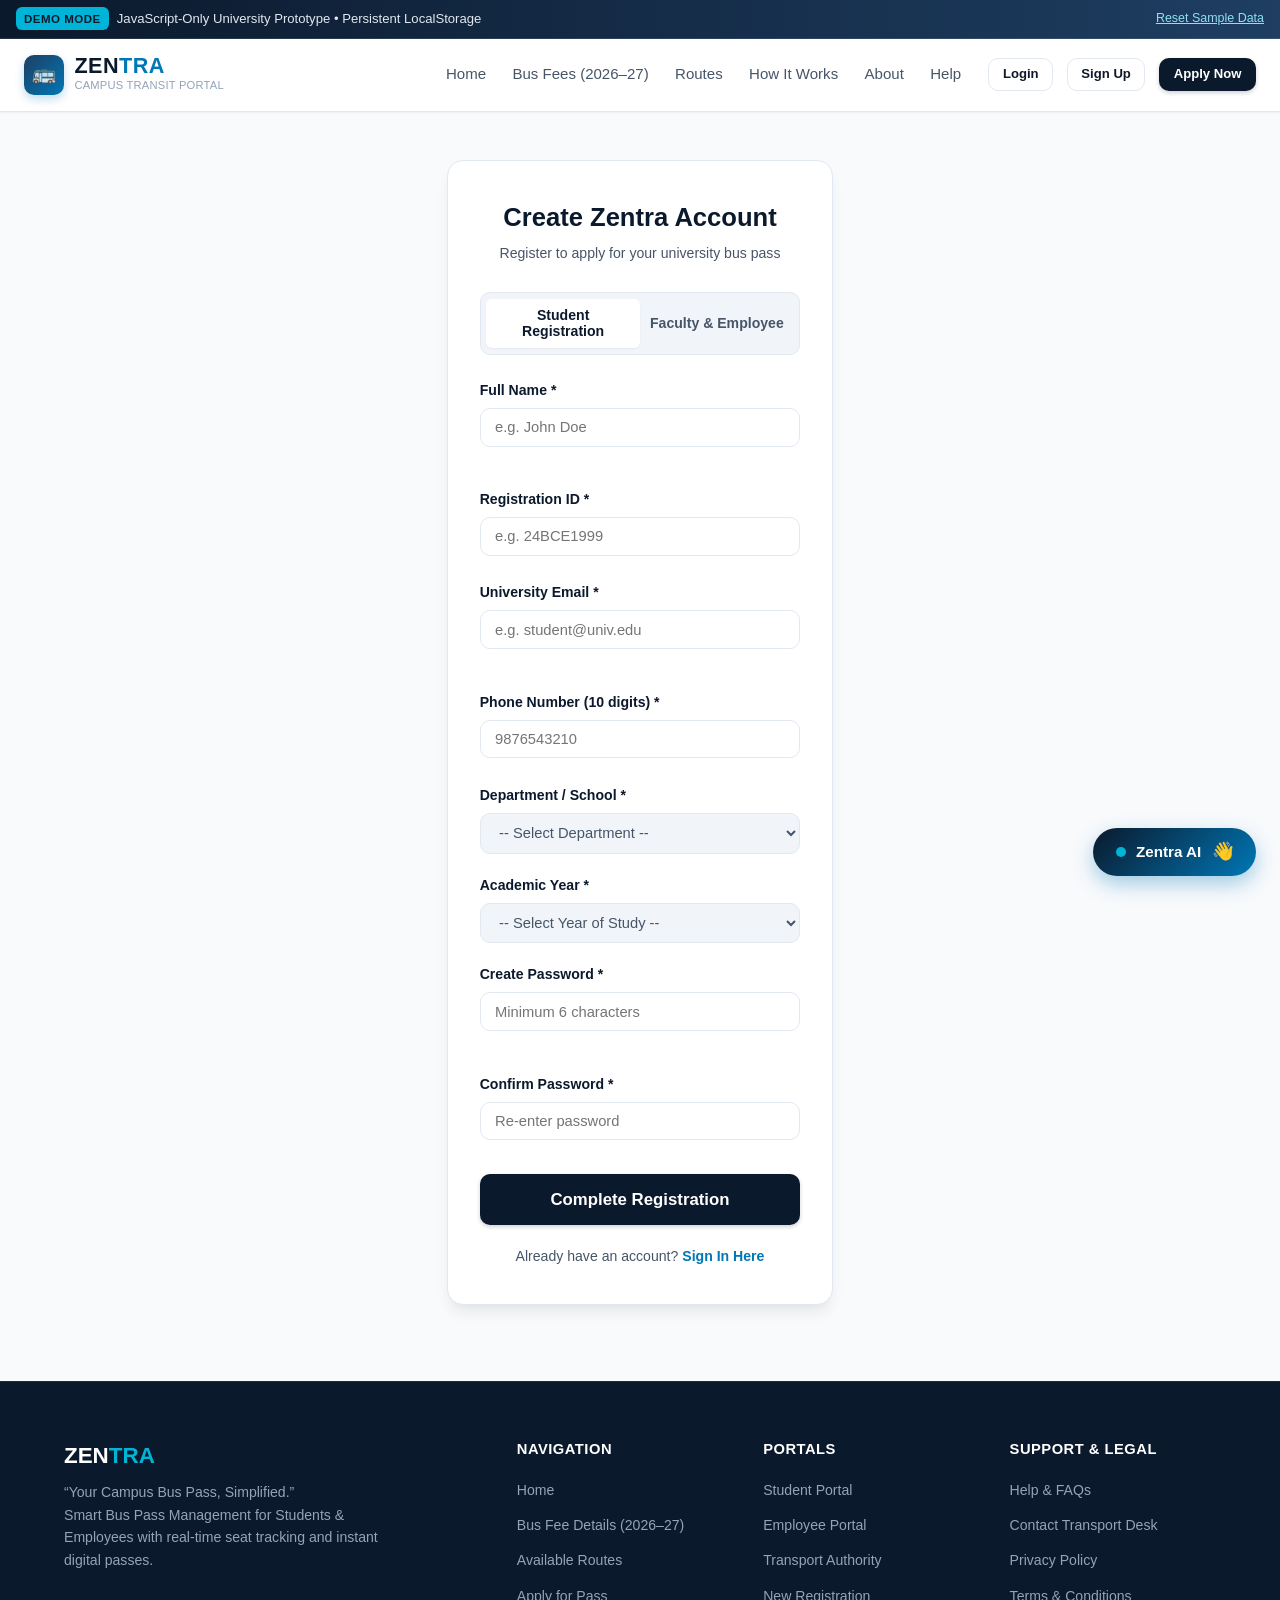
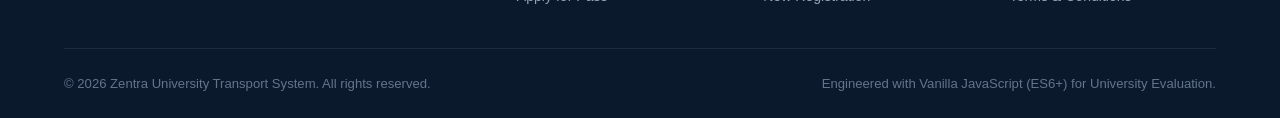
<file: zentra/signup.html>
<!DOCTYPE html>
<html lang="en">
<head>
  <meta charset="UTF-8">
  <meta name="viewport" content="width=device-width, initial-scale=1.0">
  <title>Sign Up - Zentra University Transport</title>
  <link rel="stylesheet" href="css/style.css">
  <style>
    .auth-container {
      max-width: 560px;
      margin: 3rem auto;
      padding: 0 1.25rem;
    }
    .auth-tabs {
      display: flex;
      background: var(--bg-subtle);
      padding: 0.35rem;
      border-radius: var(--radius-md);
      margin-bottom: 1.5rem;
      border: 1px solid var(--border-color);
    }
    .auth-tab {
      flex: 1;
      text-align: center;
      padding: 0.55rem;
      font-size: 0.88rem;
      font-weight: 600;
      color: var(--text-secondary);
      background: none;
      border: none;
      border-radius: var(--radius-sm);
      cursor: pointer;
      transition: all var(--transition-fast);
    }
    .auth-tab.active {
      background: #ffffff;
      color: var(--primary-navy);
      box-shadow: var(--shadow-sm);
    }
  </style>
</head>
<body>

  <!-- Site Navigation Header -->
  <header class="site-header"></header>

  <div class="auth-container">
    <div class="card" style="box-shadow: var(--shadow-lg);">
      <div class="card-body" style="padding: 2.25rem 2rem;">
        
        <div style="text-align: center; margin-bottom: 1.75rem;">
          <h2 style="color: var(--primary-navy); font-weight: 800; font-size: 1.6rem;">Create Zentra Account</h2>
          <p style="color: var(--text-secondary); font-size: 0.88rem; margin-top: 0.25rem;">Register to apply for your university bus pass</p>
        </div>

        <!-- Role Tabs -->
        <div class="auth-tabs">
          <button class="auth-tab active" data-role="STUDENT" onclick="setSignupType('STUDENT')">Student Registration</button>
          <button class="auth-tab" data-role="EMPLOYEE" onclick="setSignupType('EMPLOYEE')">Faculty & Employee</button>
        </div>

        <!-- Signup Form -->
        <form onsubmit="handleSignupSubmit(event)">
          <div class="form-row">
            <div class="form-group">
              <label class="form-label">Full Name *</label>
              <input type="text" class="form-control" id="signupName" placeholder="e.g. John Doe" required>
              <span class="form-error" id="signupNameError"></span>
            </div>

            <div class="form-group">
              <label class="form-label" id="signupIdLabel">Registration ID *</label>
              <input type="text" class="form-control" id="signupId" placeholder="e.g. 24BCE1999" required>
              <span class="form-error" id="signupIdError"></span>
            </div>
          </div>

          <div class="form-row">
            <div class="form-group">
              <label class="form-label">University Email *</label>
              <input type="email" class="form-control" id="signupEmail" placeholder="e.g. student@univ.edu" required>
              <span class="form-error" id="signupEmailError"></span>
            </div>

            <div class="form-group">
              <label class="form-label">Phone Number (10 digits) *</label>
              <input type="tel" class="form-control" id="signupPhone" placeholder="9876543210" required>
              <span class="form-error" id="signupPhoneError"></span>
            </div>
          </div>

          <div class="form-group">
            <label class="form-label">Department / School *</label>
            <select class="form-control" id="signupDepartment" required>
              <option value="">-- Select Department --</option>
              <option value="Computer Science & Engineering">Computer Science & Engineering</option>
              <option value="Information Technology">Information Technology</option>
              <option value="Electronics & Communication">Electronics & Communication</option>
              <option value="Mechanical Engineering">Mechanical Engineering</option>
              <option value="Civil Engineering">Civil Engineering</option>
              <option value="Physics & Applied Sciences">Physics & Applied Sciences</option>
              <option value="Management Studies">Management Studies</option>
              <option value="University Administration">University Administration</option>
            </select>
            <span class="form-error" id="signupDepartmentError"></span>
          </div>

          <!-- Student Only Year Selection -->
          <div class="form-group" id="studentOnlyFields">
            <label class="form-label">Academic Year *</label>
            <select class="form-control" id="signupYear">
              <option value="">-- Select Year of Study --</option>
              <option value="1st Year">1st Year (Freshman)</option>
              <option value="2nd Year">2nd Year (Sophomore)</option>
              <option value="3rd Year">3rd Year (Junior)</option>
              <option value="4th Year">4th Year (Senior)</option>
              <option value="Postgraduate">Postgraduate (Masters / PhD)</option>
            </select>
            <span class="form-error" id="signupYearError"></span>
          </div>

          <!-- Employee notice -->
          <div id="employeeOnlyFields" style="display:none; margin-bottom:1.25rem; padding:0.75rem; background:var(--accent-glow); border-radius:var(--radius-md); border:1px solid rgba(0,180,216,0.2);">
            <div style="font-size:0.82rem; color:var(--accent-blue); font-weight:600;">
              ℹ️ Faculty & Staff transport passes are 100% university subsidized. No fee payment required.
            </div>
          </div>

          <div class="form-row">
            <div class="form-group">
              <label class="form-label">Create Password *</label>
              <input type="password" class="form-control" id="signupPassword" placeholder="Minimum 6 characters" required>
              <span class="form-error" id="signupPasswordError"></span>
            </div>

            <div class="form-group">
              <label class="form-label">Confirm Password *</label>
              <input type="password" class="form-control" id="signupConfirmPassword" placeholder="Re-enter password" required>
              <span class="form-error" id="signupConfirmPasswordError"></span>
            </div>
          </div>

          <button type="submit" class="btn btn-primary btn-lg" id="signupSubmitBtn" style="width: 100%; margin-top: 0.5rem;">
            Complete Registration
          </button>
        </form>

        <div style="text-align: center; margin-top: 1.25rem; font-size: 0.88rem; color: var(--text-secondary);">
          Already have an account? <a href="login.html" style="font-weight: 600;">Sign In Here</a>
        </div>

      </div>
    </div>
  </div>

  <!-- Footer -->
  <footer class="site-footer"></footer>

  <!-- Scripts -->
  <script src="js/app.js"></script>
  <script src="js/auth.js"></script>
  <script src="js/notification.js"></script>
  <script src="js/ai-assistant.js"></script>
</body>
</html>
</file>
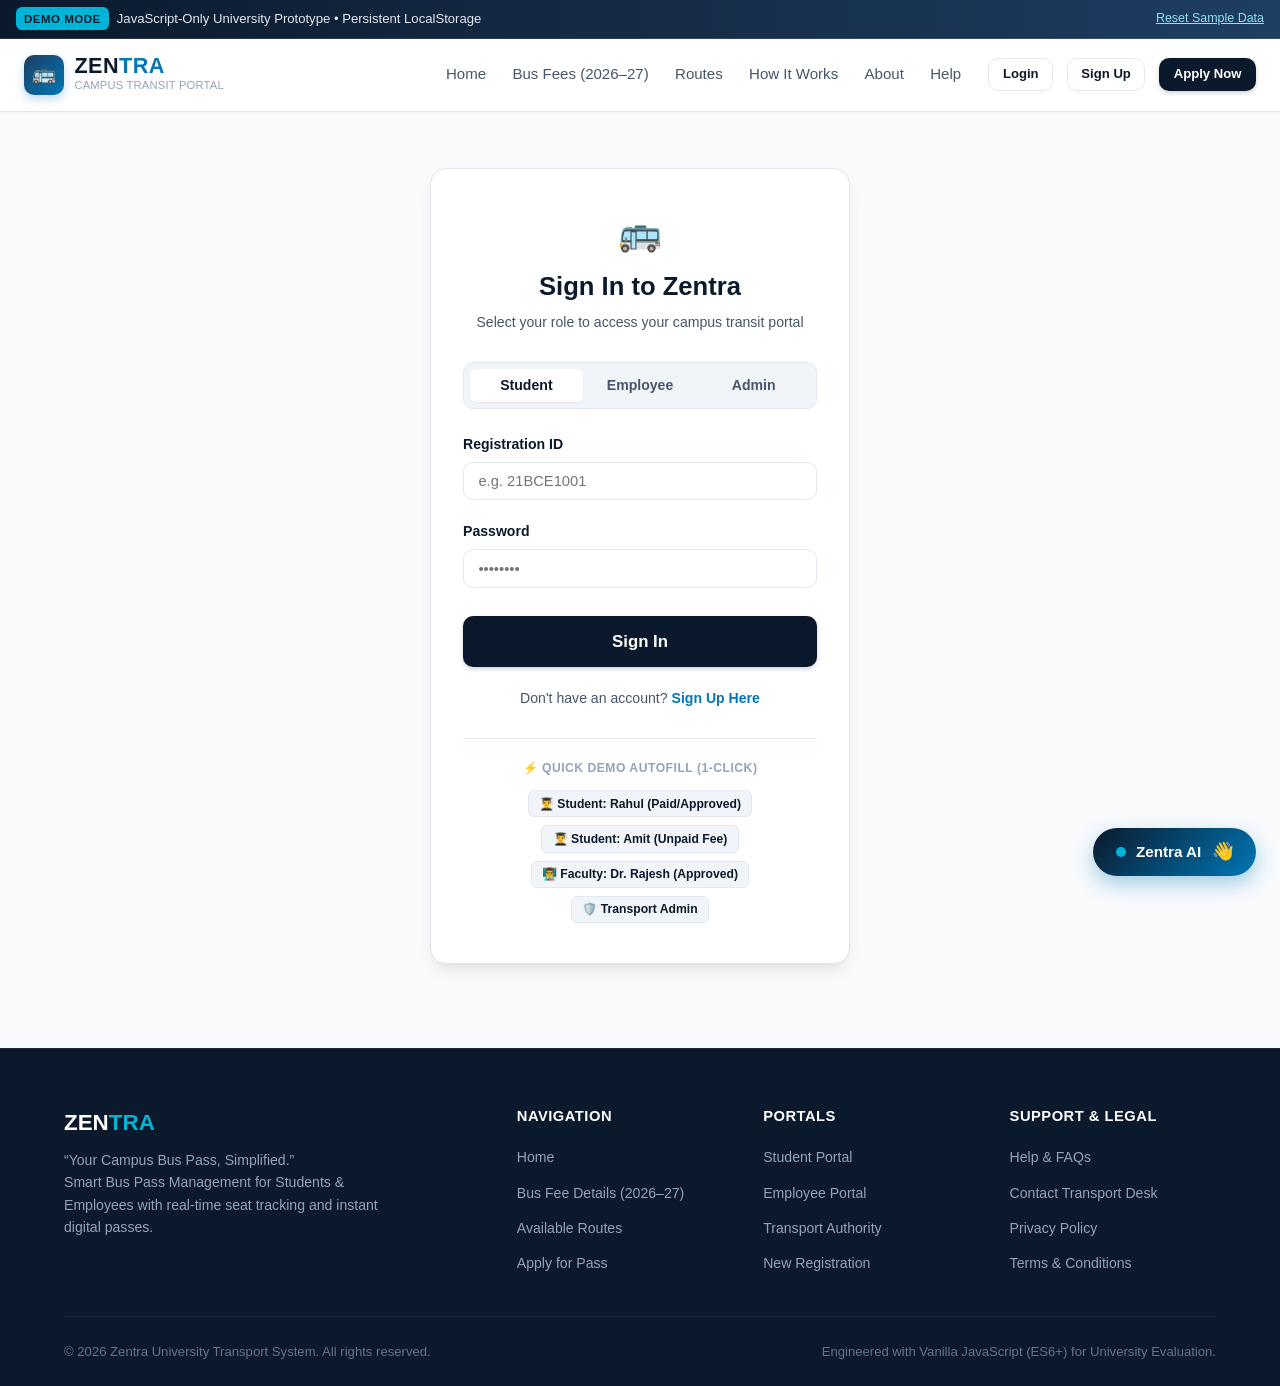
<file: zentra/student-dashboard.html>
<!DOCTYPE html>
<html lang="en">
<head>
  <meta charset="UTF-8">
  <meta name="viewport" content="width=device-width, initial-scale=1.0">
  <title>Student Dashboard - Zentra</title>
  <link rel="stylesheet" href="css/style.css">
</head>
<body>

  <!-- Site Navigation Header -->
  <header class="site-header"></header>

  <!-- Dashboard Architecture -->
  <div class="dashboard-layout">
    
    <!-- Sidebar -->
    <aside class="dashboard-sidebar">
      <div>
        <div class="sidebar-profile">
          <div class="sidebar-avatar">👨‍🎓</div>
          <div>
            <div class="sidebar-user-name" id="studentWelcomeName">Student User</div>
            <div class="sidebar-user-role">Enrolled Student</div>
          </div>
        </div>

        <ul class="sidebar-nav">
          <li><a href="student-dashboard.html" class="sidebar-link active"><span>📊 Dashboard</span></a></li>
          <li><a href="fee-structure.html" class="sidebar-link"><span>📋 Bus Fees (2026–27)</span></a></li>
          <li><a href="#paymentSection" class="sidebar-link"><span>💳 Pay Transport Fee</span></a></li>
          <li><a href="application.html" class="sidebar-link"><span>📝 Apply for Pass</span></a></li>
          <li><a href="#appDetailsSection" class="sidebar-link"><span>📋 My Application</span></a></li>
          <li><a href="bus-pass.html" class="sidebar-link"><span>🎫 My Bus Pass</span></a></li>
          <li><a href="routes.html" class="sidebar-link"><span>🚍 Campus Routes</span></a></li>
          <li><a href="javascript:void(0)" onclick="toggleNotificationsDrawer()" class="sidebar-link"><span>🔔 Notifications</span></a></li>
          <li><a href="javascript:void(0)" onclick="openStudentProfileModal()" class="sidebar-link"><span>👤 My Profile</span></a></li>
        </ul>
      </div>

      <div style="padding-top: 1.5rem; border-top: 1px solid var(--border-color);">
        <button onclick="logoutUser()" class="btn btn-outline btn-sm" style="width: 100%; color: var(--status-rejected); border-color: #fecaca;">
          🚪 Log Out
        </button>
      </div>
    </aside>

    <!-- Main Content Area -->
    <main class="dashboard-main">
      
      <!-- Welcome Header -->
      <div style="display:flex; justify-content:space-between; align-items:center; flex-wrap:wrap; gap:1rem; margin-bottom:1.75rem;">
        <div>
          <h1 style="color:var(--primary-navy); font-size:1.75rem; font-weight:800;">Student Transit Portal</h1>
          <p style="color:var(--text-secondary); font-size:0.92rem;">Manage your university bus pass, fee payments, and transit routes.</p>
        </div>

        <div style="display:flex; gap:0.75rem;">
          <a href="application.html" class="btn btn-primary btn-sm">➕ Apply for Pass</a>
          <a href="routes.html" class="btn btn-outline btn-sm">🚍 Explore Routes</a>
        </div>
      </div>

      <!-- Quick Actions Strip -->
      <div class="actions-strip">
        <button class="btn btn-outline btn-sm" onclick="openPaymentGatewayModal()">💳 Pay Fee</button>
        <a href="fee-structure.html" class="btn btn-outline btn-sm">📋 Fee Slabs (2026–27)</a>
        <a href="application.html" class="btn btn-outline btn-sm">📝 Apply for Bus Pass</a>
        <a href="#timelineCard" class="btn btn-outline btn-sm">📍 Track Application</a>
        <a href="routes.html" class="btn btn-outline btn-sm">🗺️ View Routes</a>
        <a href="bus-pass.html" class="btn btn-outline btn-sm">🎫 View Bus Pass</a>
        <button class="btn btn-outline btn-sm" onclick="openStudentProfileModal()">👤 Edit Profile</button>
      </div>

      <!-- 5 KPI Overview Cards (Injected by student.js) -->
      <div class="metrics-grid" id="studentMetricsGrid">
        <!-- Rendered dynamically -->
      </div>

      <!-- Application Status Visual Timeline -->
      <div class="card" id="timelineCard">
        <div class="card-header">
          <div class="card-title">
            <span>📍 Application Progress Timeline</span>
          </div>
        </div>
        <div class="card-body">
          <div id="timelineContainer">
            <!-- Timeline injected dynamically by student.js -->
          </div>
        </div>
      </div>

      <!-- Transport Fee Payment Section / Receipt (Injected by payment.js) -->
      <div id="paymentSection">
        <!-- Rendered dynamically -->
      </div>

      <!-- Application Details Card -->
      <div class="card" id="appDetailsSection">
        <div class="card-header">
          <div class="card-title">
            <span>🚌 Current Bus Pass Application</span>
          </div>
        </div>
        <div class="card-body" id="applicationDetailsCard">
          <!-- Rendered dynamically -->
        </div>
      </div>

    </main>
  </div>

  <!-- Footer -->
  <footer class="site-footer"></footer>

  <!-- Scripts -->
  <script src="js/app.js"></script>
  <script src="js/payment.js"></script>
  <script src="js/student.js"></script>
  <script src="js/notification.js"></script>
  <script src="js/ai-assistant.js"></script>
</body>
</html>
</file>
<file: zentra/css/style.css>
/* ==========================================================================
   ZENTRA - "Your Campus Bus Pass, Simplified."
   Primary CSS Stylesheet - Clean, Modern, University-Tech Aesthetic
   ========================================================================== */

:root {
  /* Color Palette */
  --primary-navy: #0b192c;
  --secondary-navy: #1e3e62;
  --navy-light: #2c4e78;
  --accent-blue: #0077b6;
  --accent-teal: #00b4d8;
  --accent-cyan: #90e0ef;
  --accent-glow: rgba(0, 180, 216, 0.15);

  /* Status Colors */
  --status-approved: #10b981;
  --status-approved-bg: #ecfdf5;
  --status-pending: #f59e0b;
  --status-pending-bg: #fffbeb;
  --status-rejected: #ef4444;
  --status-rejected-bg: #fef2f2;
  --status-inactive: #64748b;
  --status-inactive-bg: #f1f5f9;

  /* Neutral Shades */
  --bg-main: #f8fafc;
  --bg-surface: #ffffff;
  --bg-subtle: #f1f5f9;
  --text-primary: #0f172a;
  --text-secondary: #475569;
  --text-muted: #94a3b8;
  --border-color: #e2e8f0;
  --border-focus: #0077b6;

  /* Shadows */
  --shadow-sm: 0 1px 2px 0 rgba(0, 0, 0, 0.05);
  --shadow-md: 0 4px 6px -1px rgba(0, 0, 0, 0.07), 0 2px 4px -2px rgba(0, 0, 0, 0.05);
  --shadow-lg: 0 10px 15px -3px rgba(0, 0, 0, 0.08), 0 4px 6px -4px rgba(0, 0, 0, 0.04);
  --shadow-xl: 0 20px 25px -5px rgba(0, 0, 0, 0.1), 0 8px 10px -6px rgba(0, 0, 0, 0.05);

  /* Transitions */
  --transition-fast: 0.18s ease;
  --transition-normal: 0.28s ease;

  /* Radii */
  --radius-sm: 6px;
  --radius-md: 10px;
  --radius-lg: 16px;
  --radius-full: 9999px;
}

/* Base Reset */
*, *::before, *::after {
  box-sizing: border-box;
  margin: 0;
  padding: 0;
}

body {
  font-family: -apple-system, BlinkMacSystemFont, "Segoe UI", Roboto, "Helvetica Neue", Arial, sans-serif;
  background-color: var(--bg-main);
  color: var(--text-primary);
  line-height: 1.6;
  -webkit-font-smoothing: antialiased;
  min-height: 100vh;
  display: flex;
  flex-direction: column;
}

a {
  color: var(--accent-blue);
  text-decoration: none;
  transition: color var(--transition-fast);
}

a:hover {
  color: var(--secondary-navy);
}

img {
  max-width: 100%;
  display: block;
}

/* Layout Utilities */
.container {
  width: 100%;
  max-width: 1200px;
  margin-left: auto;
  margin-right: auto;
  padding-left: 1.5rem;
  padding-right: 1.5rem;
}

.container-wide {
  max-width: 1400px;
}

/* Demo Mode Notification Bar */
.demo-banner {
  background: linear-gradient(90deg, #0b192c 0%, #1e3e62 100%);
  color: #e2e8f0;
  font-size: 0.82rem;
  padding: 0.45rem 1rem;
  display: flex;
  justify-content: space-between;
  align-items: center;
  border-bottom: 1px solid rgba(255, 255, 255, 0.1);
}

.demo-banner-badge {
  background-color: var(--accent-teal);
  color: var(--primary-navy);
  font-weight: 700;
  padding: 0.15rem 0.5rem;
  border-radius: var(--radius-sm);
  font-size: 0.72rem;
  letter-spacing: 0.5px;
  text-transform: uppercase;
  margin-right: 0.5rem;
}

.demo-banner-actions {
  display: flex;
  gap: 0.75rem;
  align-items: center;
}

.demo-banner-link {
  color: var(--accent-cyan);
  text-decoration: underline;
  cursor: pointer;
  font-size: 0.78rem;
}

/* ==========================================================================
   NAVIGATION HEADER
   ========================================================================== */

.site-header {
  background-color: var(--bg-surface);
  border-bottom: 1px solid var(--border-color);
  position: sticky;
  top: 0;
  z-index: 100;
  box-shadow: var(--shadow-sm);
}

.header-inner {
  display: flex;
  align-items: center;
  justify-content: space-between;
  height: 72px;
}

.logo-area {
  display: flex;
  align-items: center;
  gap: 0.65rem;
  text-decoration: none;
}

.logo-icon {
  width: 40px;
  height: 40px;
  background: linear-gradient(135deg, var(--secondary-navy), var(--accent-blue));
  border-radius: var(--radius-md);
  display: flex;
  align-items: center;
  justify-content: center;
  color: #ffffff;
  font-weight: 800;
  font-size: 1.2rem;
  box-shadow: 0 4px 10px rgba(0, 119, 182, 0.25);
}

.logo-text {
  display: flex;
  flex-direction: column;
}

.logo-brand {
  font-size: 1.35rem;
  font-weight: 800;
  letter-spacing: 0.5px;
  color: var(--primary-navy);
  line-height: 1.1;
}

.logo-brand span {
  color: var(--accent-blue);
}

.logo-sub {
  font-size: 0.7rem;
  color: var(--text-muted);
  font-weight: 500;
  letter-spacing: 0.2px;
}

/* Nav Links */
.main-nav {
  display: flex;
  align-items: center;
  gap: 1.5rem;
}

.nav-links {
  display: flex;
  list-style: none;
  gap: 1.25rem;
  align-items: center;
}

.nav-link {
  font-size: 0.94rem;
  font-weight: 500;
  color: var(--text-secondary);
  padding: 0.4rem 0.2rem;
  position: relative;
  transition: color var(--transition-fast);
}

.nav-link:hover,
.nav-link.active {
  color: var(--accent-blue);
}

.nav-link.active::after {
  content: '';
  position: absolute;
  bottom: -4px;
  left: 0;
  right: 0;
  height: 2px;
  background-color: var(--accent-blue);
  border-radius: 2px;
}

/* Header Action Buttons */
.nav-auth {
  display: flex;
  align-items: center;
  gap: 0.85rem;
}

.btn {
  display: inline-flex;
  align-items: center;
  justify-content: center;
  gap: 0.5rem;
  padding: 0.55rem 1.25rem;
  font-size: 0.92rem;
  font-weight: 600;
  border-radius: var(--radius-md);
  border: 1px solid transparent;
  cursor: pointer;
  transition: all var(--transition-fast);
  text-decoration: none;
  line-height: 1.4;
  white-space: nowrap;
}

.btn:disabled {
  opacity: 0.6;
  cursor: not-allowed;
  pointer-events: none;
}

.btn-sm {
  padding: 0.38rem 0.85rem;
  font-size: 0.82rem;
}

.btn-lg {
  padding: 0.8rem 1.75rem;
  font-size: 1.05rem;
}

.btn-primary {
  background-color: var(--primary-navy);
  color: #ffffff;
  box-shadow: 0 2px 4px rgba(11, 25, 44, 0.2);
}

.btn-primary:hover {
  background-color: var(--secondary-navy);
  color: #ffffff;
  transform: translateY(-1px);
}

.btn-accent {
  background-color: var(--accent-blue);
  color: #ffffff;
}

.btn-accent:hover {
  background-color: #005f92;
  color: #ffffff;
}

.btn-outline {
  border-color: var(--border-color);
  background-color: transparent;
  color: var(--text-primary);
}

.btn-outline:hover {
  background-color: var(--bg-subtle);
  border-color: var(--text-muted);
}

.btn-success {
  background-color: var(--status-approved);
  color: #ffffff;
}

.btn-success:hover {
  background-color: #059669;
}

.btn-danger {
  background-color: var(--status-rejected);
  color: #ffffff;
}

.btn-danger:hover {
  background-color: #dc2626;
}

/* User Menu & Badges */
.user-menu {
  display: flex;
  align-items: center;
  gap: 1rem;
}

.user-badge {
  display: flex;
  align-items: center;
  gap: 0.6rem;
  padding: 0.35rem 0.75rem;
  background-color: var(--bg-subtle);
  border: 1px solid var(--border-color);
  border-radius: var(--radius-full);
  font-size: 0.86rem;
  font-weight: 600;
  color: var(--primary-navy);
  cursor: pointer;
}

.user-avatar {
  width: 28px;
  height: 28px;
  border-radius: 50%;
  background-color: var(--accent-blue);
  color: #ffffff;
  display: flex;
  align-items: center;
  justify-content: center;
  font-size: 0.75rem;
  font-weight: 700;
}

.notification-btn {
  position: relative;
  background: transparent;
  border: none;
  cursor: pointer;
  padding: 0.4rem;
  display: flex;
  align-items: center;
  justify-content: center;
  color: var(--text-secondary);
  border-radius: 50%;
  transition: background-color var(--transition-fast);
}

.notification-btn:hover {
  background-color: var(--bg-subtle);
  color: var(--primary-navy);
}

.badge-count {
  position: absolute;
  top: -2px;
  right: -2px;
  background-color: var(--status-rejected);
  color: #ffffff;
  font-size: 0.68rem;
  font-weight: 700;
  width: 18px;
  height: 18px;
  border-radius: 50%;
  display: flex;
  align-items: center;
  justify-content: center;
  border: 2px solid #ffffff;
}

/* Hamburger button */
.mobile-toggle {
  display: none;
  background: none;
  border: none;
  cursor: pointer;
  padding: 0.5rem;
  color: var(--primary-navy);
}

/* ==========================================================================
   HERO & LANDING PAGE
   ========================================================================== */

.hero {
  background: radial-gradient(circle at top right, rgba(0, 180, 216, 0.08), transparent 50%),
              linear-gradient(180deg, #ffffff 0%, var(--bg-main) 100%);
  padding: 4.5rem 0 3.5rem;
  border-bottom: 1px solid var(--border-color);
  text-align: center;
}

.hero-tag {
  display: inline-flex;
  align-items: center;
  gap: 0.4rem;
  padding: 0.35rem 0.9rem;
  background-color: var(--accent-glow);
  border: 1px solid rgba(0, 180, 216, 0.3);
  border-radius: var(--radius-full);
  color: var(--accent-blue);
  font-weight: 600;
  font-size: 0.85rem;
  margin-bottom: 1.25rem;
}

.hero-title {
  font-size: 2.75rem;
  font-weight: 800;
  color: var(--primary-navy);
  line-height: 1.2;
  margin-bottom: 1.2rem;
  max-width: 820px;
  margin-left: auto;
  margin-right: auto;
}

.hero-title span {
  background: linear-gradient(120deg, var(--accent-blue), var(--accent-teal));
  -webkit-background-clip: text;
  -webkit-text-fill-color: transparent;
}

.hero-subtitle {
  font-size: 1.15rem;
  color: var(--text-secondary);
  max-width: 680px;
  margin: 0 auto 2rem;
  line-height: 1.6;
}

.hero-cta {
  display: flex;
  align-items: center;
  justify-content: center;
  gap: 1rem;
  flex-wrap: wrap;
}

/* Process Timeline / Workflow Strip */
.process-section {
  padding: 3.5rem 0;
  background-color: var(--bg-surface);
  border-bottom: 1px solid var(--border-color);
}

.section-header {
  text-align: center;
  margin-bottom: 2.5rem;
}

.section-tag {
  font-size: 0.8rem;
  font-weight: 700;
  text-transform: uppercase;
  letter-spacing: 1px;
  color: var(--accent-blue);
  margin-bottom: 0.4rem;
}

.section-title {
  font-size: 1.85rem;
  font-weight: 800;
  color: var(--primary-navy);
}

.section-desc {
  color: var(--text-secondary);
  font-size: 0.98rem;
  max-width: 600px;
  margin: 0.5rem auto 0;
}

.process-grid {
  display: flex;
  align-items: center;
  justify-content: space-between;
  position: relative;
  gap: 0.5rem;
  overflow-x: auto;
  padding: 1rem 0;
}

.process-step {
  display: flex;
  flex-direction: column;
  align-items: center;
  text-align: center;
  flex: 1;
  min-width: 140px;
  position: relative;
}

.process-icon {
  width: 52px;
  height: 52px;
  border-radius: 50%;
  background-color: var(--bg-subtle);
  border: 2px solid var(--border-color);
  display: flex;
  align-items: center;
  justify-content: center;
  font-size: 1.25rem;
  color: var(--primary-navy);
  margin-bottom: 0.75rem;
  transition: all var(--transition-fast);
}

.process-step:hover .process-icon {
  border-color: var(--accent-blue);
  background-color: var(--accent-glow);
  transform: translateY(-2px);
}

.process-name {
  font-weight: 700;
  font-size: 0.88rem;
  color: var(--primary-navy);
  margin-bottom: 0.2rem;
}

.process-detail {
  font-size: 0.76rem;
  color: var(--text-muted);
}

.process-arrow {
  color: var(--border-focus);
  font-size: 1.1rem;
  opacity: 0.6;
}

/* Feature Cards Grid */
.features-grid {
  display: grid;
  grid-template-columns: repeat(auto-fit, minmax(280px, 1fr));
  gap: 1.5rem;
  margin-top: 2rem;
}

.feature-card {
  background-color: var(--bg-surface);
  border: 1px solid var(--border-color);
  border-radius: var(--radius-lg);
  padding: 1.75rem;
  transition: all var(--transition-fast);
  box-shadow: var(--shadow-sm);
}

.feature-card:hover {
  transform: translateY(-3px);
  box-shadow: var(--shadow-md);
  border-color: var(--accent-teal);
}

.feature-icon-box {
  width: 46px;
  height: 46px;
  border-radius: var(--radius-md);
  background-color: var(--accent-glow);
  color: var(--accent-blue);
  display: flex;
  align-items: center;
  justify-content: center;
  font-size: 1.3rem;
  margin-bottom: 1.1rem;
}

.feature-title {
  font-size: 1.12rem;
  font-weight: 700;
  color: var(--primary-navy);
  margin-bottom: 0.5rem;
}

.feature-text {
  font-size: 0.9rem;
  color: var(--text-secondary);
  line-height: 1.5;
}

/* Comparison Cards (Student vs Employee) */
.comparison-grid {
  display: grid;
  grid-template-columns: repeat(auto-fit, minmax(320px, 1fr));
  gap: 2rem;
  margin-top: 2rem;
}

.pass-type-card {
  background: var(--bg-surface);
  border: 1px solid var(--border-color);
  border-radius: var(--radius-lg);
  padding: 2rem;
  position: relative;
  box-shadow: var(--shadow-sm);
}

.pass-type-badge {
  display: inline-block;
  font-size: 0.75rem;
  font-weight: 700;
  text-transform: uppercase;
  padding: 0.25rem 0.65rem;
  border-radius: var(--radius-sm);
  background-color: var(--bg-subtle);
  color: var(--primary-navy);
  margin-bottom: 1rem;
}

.pass-type-title {
  font-size: 1.35rem;
  font-weight: 800;
  color: var(--primary-navy);
  margin-bottom: 0.5rem;
}

.pass-type-list {
  list-style: none;
  margin: 1.25rem 0 1.75rem;
  display: flex;
  flex-direction: column;
  gap: 0.65rem;
}

.pass-type-list li {
  display: flex;
  align-items: center;
  gap: 0.5rem;
  font-size: 0.92rem;
  color: var(--text-secondary);
}

.pass-type-list li span.check {
  color: var(--status-approved);
  font-weight: 700;
}

/* FAQs Accordion */
.faq-list {
  max-width: 800px;
  margin: 2rem auto 0;
  display: flex;
  flex-direction: column;
  gap: 0.85rem;
}

.faq-item {
  background-color: var(--bg-surface);
  border: 1px solid var(--border-color);
  border-radius: var(--radius-md);
  overflow: hidden;
  transition: border-color var(--transition-fast);
}

.faq-question {
  width: 100%;
  background: none;
  border: none;
  padding: 1.15rem 1.25rem;
  text-align: left;
  font-size: 1rem;
  font-weight: 700;
  color: var(--primary-navy);
  display: flex;
  justify-content: space-between;
  align-items: center;
  cursor: pointer;
}

.faq-icon {
  font-size: 0.85rem;
  transition: transform var(--transition-fast);
}

.faq-item.active .faq-icon {
  transform: rotate(180deg);
}

.faq-answer {
  max-height: 0;
  overflow: hidden;
  transition: max-height var(--transition-normal);
  padding: 0 1.25rem;
  color: var(--text-secondary);
  font-size: 0.92rem;
}

.faq-item.active .faq-answer {
  max-height: 200px;
  padding-bottom: 1.15rem;
}

/* ==========================================================================
   STATUS BADGES & INDICATORS
   ========================================================================== */

.badge {
  display: inline-flex;
  align-items: center;
  gap: 0.35rem;
  padding: 0.25rem 0.7rem;
  border-radius: var(--radius-full);
  font-size: 0.78rem;
  font-weight: 700;
  text-transform: uppercase;
  letter-spacing: 0.5px;
}

.badge-approved,
.badge-paid,
.badge-available {
  background-color: var(--status-approved-bg);
  color: var(--status-approved);
  border: 1px solid rgba(16, 185, 129, 0.3);
}

.badge-pending {
  background-color: var(--status-pending-bg);
  color: var(--status-pending);
  border: 1px solid rgba(245, 158, 11, 0.3);
}

.badge-rejected,
.badge-failed,
.badge-full {
  background-color: var(--status-rejected-bg);
  color: var(--status-rejected);
  border: 1px solid rgba(239, 68, 68, 0.3);
}

.badge-inactive {
  background-color: var(--status-inactive-bg);
  color: var(--status-inactive);
  border: 1px solid rgba(100, 116, 139, 0.3);
}

/* ==========================================================================
   DASHBOARD ARCHITECTURE (STUDENT / EMPLOYEE / ADMIN)
   ========================================================================== */

.dashboard-layout {
  display: grid;
  grid-template-columns: 260px 1fr;
  min-height: calc(100vh - 120px);
}

.dashboard-sidebar {
  background-color: var(--bg-surface);
  border-right: 1px solid var(--border-color);
  padding: 1.5rem 1rem;
  display: flex;
  flex-direction: column;
  justify-content: space-between;
}

.sidebar-profile {
  display: flex;
  align-items: center;
  gap: 0.85rem;
  padding: 0.75rem;
  border-radius: var(--radius-md);
  background-color: var(--bg-subtle);
  margin-bottom: 1.5rem;
}

.sidebar-avatar {
  width: 44px;
  height: 44px;
  border-radius: 50%;
  background: linear-gradient(135deg, var(--secondary-navy), var(--accent-blue));
  color: #ffffff;
  display: flex;
  align-items: center;
  justify-content: center;
  font-weight: 700;
  font-size: 1.05rem;
}

.sidebar-user-name {
  font-size: 0.92rem;
  font-weight: 700;
  color: var(--primary-navy);
  line-height: 1.2;
}

.sidebar-user-role {
  font-size: 0.76rem;
  color: var(--text-muted);
}

.sidebar-nav {
  list-style: none;
  display: flex;
  flex-direction: column;
  gap: 0.35rem;
}

.sidebar-link {
  display: flex;
  align-items: center;
  gap: 0.75rem;
  padding: 0.65rem 0.85rem;
  border-radius: var(--radius-md);
  color: var(--text-secondary);
  font-size: 0.92rem;
  font-weight: 500;
  transition: all var(--transition-fast);
  cursor: pointer;
}

.sidebar-link:hover,
.sidebar-link.active {
  background-color: var(--accent-glow);
  color: var(--accent-blue);
  font-weight: 600;
}

.sidebar-link svg,
.sidebar-link i {
  font-size: 1.1rem;
}

.dashboard-main {
  padding: 2rem 2.25rem;
  background-color: var(--bg-main);
}

/* Metric / Stat Cards */
.metrics-grid {
  display: grid;
  grid-template-columns: repeat(auto-fit, minmax(210px, 1fr));
  gap: 1.25rem;
  margin-bottom: 2rem;
}

.metric-card {
  background-color: var(--bg-surface);
  border: 1px solid var(--border-color);
  border-radius: var(--radius-lg);
  padding: 1.25rem 1.4rem;
  box-shadow: var(--shadow-sm);
  display: flex;
  flex-direction: column;
  justify-content: space-between;
}

.metric-header {
  display: flex;
  align-items: center;
  justify-content: space-between;
  margin-bottom: 0.5rem;
}

.metric-label {
  font-size: 0.82rem;
  font-weight: 600;
  text-transform: uppercase;
  color: var(--text-muted);
  letter-spacing: 0.5px;
}

.metric-icon {
  font-size: 1.2rem;
  color: var(--accent-blue);
}

.metric-value {
  font-size: 1.85rem;
  font-weight: 800;
  color: var(--primary-navy);
  line-height: 1.2;
}

.metric-sub {
  font-size: 0.78rem;
  color: var(--text-secondary);
  margin-top: 0.25rem;
}

/* Content Panel Cards */
.card {
  background-color: var(--bg-surface);
  border: 1px solid var(--border-color);
  border-radius: var(--radius-lg);
  box-shadow: var(--shadow-sm);
  overflow: hidden;
  margin-bottom: 1.75rem;
}

.card-header {
  padding: 1.25rem 1.5rem;
  border-bottom: 1px solid var(--border-color);
  display: flex;
  align-items: center;
  justify-content: space-between;
}

.card-title {
  font-size: 1.15rem;
  font-weight: 700;
  color: var(--primary-navy);
  display: flex;
  align-items: center;
  gap: 0.5rem;
}

.card-body {
  padding: 1.5rem;
}

/* Quick Actions Strip */
.actions-strip {
  display: flex;
  gap: 1rem;
  flex-wrap: wrap;
  margin-bottom: 2rem;
}

/* Visual Application Timeline */
.timeline-container {
  padding: 1rem 0;
}

.timeline {
  display: flex;
  justify-content: space-between;
  position: relative;
  margin: 1.5rem 0;
}

.timeline::before {
  content: '';
  position: absolute;
  top: 18px;
  left: 20px;
  right: 20px;
  height: 4px;
  background-color: var(--border-color);
  z-index: 1;
}

.timeline-step {
  display: flex;
  flex-direction: column;
  align-items: center;
  position: relative;
  z-index: 2;
  text-align: center;
  flex: 1;
}

.timeline-dot {
  width: 40px;
  height: 40px;
  border-radius: 50%;
  background-color: var(--bg-surface);
  border: 3px solid var(--border-color);
  display: flex;
  align-items: center;
  justify-content: center;
  font-size: 0.95rem;
  font-weight: 700;
  color: var(--text-muted);
  margin-bottom: 0.65rem;
  transition: all var(--transition-fast);
}

.timeline-step.completed .timeline-dot {
  background-color: var(--status-approved);
  border-color: var(--status-approved);
  color: #ffffff;
}

.timeline-step.active .timeline-dot {
  background-color: var(--accent-blue);
  border-color: var(--accent-blue);
  color: #ffffff;
  box-shadow: 0 0 0 4px var(--accent-glow);
}

.timeline-step.rejected .timeline-dot {
  background-color: var(--status-rejected);
  border-color: var(--status-rejected);
  color: #ffffff;
}

.timeline-step-title {
  font-size: 0.84rem;
  font-weight: 700;
  color: var(--primary-navy);
  margin-bottom: 0.2rem;
}

.timeline-step-desc {
  font-size: 0.74rem;
  color: var(--text-muted);
}

/* ==========================================================================
   FORMS & INPUTS
   ========================================================================== */

.form-group {
  margin-bottom: 1.25rem;
}

.form-label {
  display: block;
  font-size: 0.88rem;
  font-weight: 600;
  color: var(--primary-navy);
  margin-bottom: 0.4rem;
}

.form-control {
  width: 100%;
  padding: 0.65rem 0.9rem;
  font-size: 0.92rem;
  border: 1px solid var(--border-color);
  border-radius: var(--radius-md);
  background-color: var(--bg-surface);
  color: var(--text-primary);
  transition: border-color var(--transition-fast), box-shadow var(--transition-fast);
}

.form-control:focus {
  outline: none;
  border-color: var(--border-focus);
  box-shadow: 0 0 0 3px var(--accent-glow);
}

.form-control:read-only,
.form-control:disabled {
  background-color: var(--bg-subtle);
  color: var(--text-secondary);
  cursor: not-allowed;
}

.form-error {
  color: var(--status-rejected);
  font-size: 0.78rem;
  margin-top: 0.35rem;
  display: block;
}

.form-row {
  display: grid;
  grid-template-columns: repeat(auto-fit, minmax(220px, 1fr));
  gap: 1rem;
}

/* ==========================================================================
   MULTI-STEP APPLICATION WIZARD
   ========================================================================== */

.wizard-steps {
  display: flex;
  justify-content: space-between;
  margin-bottom: 2rem;
  background-color: var(--bg-surface);
  padding: 1rem 1.5rem;
  border-radius: var(--radius-lg);
  border: 1px solid var(--border-color);
  overflow-x: auto;
}

.wizard-step-item {
  display: flex;
  align-items: center;
  gap: 0.6rem;
  font-size: 0.88rem;
  font-weight: 600;
  color: var(--text-muted);
  cursor: default;
}

.wizard-step-num {
  width: 28px;
  height: 28px;
  border-radius: 50%;
  background-color: var(--bg-subtle);
  border: 1px solid var(--border-color);
  display: flex;
  align-items: center;
  justify-content: center;
  font-size: 0.82rem;
  font-weight: 700;
}

.wizard-step-item.active {
  color: var(--accent-blue);
}

.wizard-step-item.active .wizard-step-num {
  background-color: var(--accent-blue);
  color: #ffffff;
  border-color: var(--accent-blue);
}

.wizard-step-item.completed {
  color: var(--status-approved);
}

.wizard-step-item.completed .wizard-step-num {
  background-color: var(--status-approved);
  color: #ffffff;
  border-color: var(--status-approved);
}

.wizard-content {
  background-color: var(--bg-surface);
  border: 1px solid var(--border-color);
  border-radius: var(--radius-lg);
  padding: 2rem;
  box-shadow: var(--shadow-sm);
}

.wizard-pane {
  display: none;
}

.wizard-pane.active {
  display: block;
}

.wizard-footer {
  display: flex;
  justify-content: space-between;
  align-items: center;
  margin-top: 2rem;
  padding-top: 1.5rem;
  border-top: 1px solid var(--border-color);
}

/* ==========================================================================
   ROUTES CARD GRID & AVAILABILITY BARS
   ========================================================================== */

.route-filter-bar {
  display: flex;
  gap: 1rem;
  margin-bottom: 1.75rem;
  flex-wrap: wrap;
}

.routes-grid {
  display: grid;
  grid-template-columns: repeat(auto-fill, minmax(320px, 1fr));
  gap: 1.5rem;
}

.route-card {
  background-color: var(--bg-surface);
  border: 1px solid var(--border-color);
  border-radius: var(--radius-lg);
  padding: 1.5rem;
  box-shadow: var(--shadow-sm);
  display: flex;
  flex-direction: column;
  justify-content: space-between;
  transition: all var(--transition-fast);
}

.route-card:hover {
  transform: translateY(-2px);
  box-shadow: var(--shadow-md);
  border-color: var(--accent-blue);
}

.route-card-top {
  display: flex;
  align-items: center;
  justify-content: space-between;
  margin-bottom: 0.75rem;
}

.route-badge-num {
  background-color: var(--primary-navy);
  color: #ffffff;
  font-weight: 800;
  font-size: 0.8rem;
  padding: 0.2rem 0.6rem;
  border-radius: var(--radius-sm);
  letter-spacing: 0.5px;
}

.route-name {
  font-size: 1.25rem;
  font-weight: 800;
  color: var(--primary-navy);
  margin-bottom: 0.35rem;
}

.route-bus-info {
  font-size: 0.82rem;
  color: var(--text-secondary);
  display: flex;
  align-items: center;
  gap: 0.5rem;
  margin-bottom: 1rem;
}

.route-meta {
  display: grid;
  grid-template-columns: 1fr 1fr;
  gap: 0.75rem;
  background-color: var(--bg-subtle);
  border-radius: var(--radius-md);
  padding: 0.75rem;
  margin-bottom: 1rem;
}

.route-meta-item {
  font-size: 0.78rem;
}

.route-meta-label {
  color: var(--text-muted);
  display: block;
}

.route-meta-val {
  font-weight: 700;
  color: var(--primary-navy);
}

/* Seat Progress Bar */
.seat-bar-wrap {
  margin-bottom: 1.25rem;
}

.seat-bar-labels {
  display: flex;
  justify-content: space-between;
  font-size: 0.82rem;
  font-weight: 600;
  margin-bottom: 0.4rem;
}

.seat-bar-track {
  height: 8px;
  background-color: var(--border-color);
  border-radius: var(--radius-full);
  overflow: hidden;
}

.seat-bar-fill {
  height: 100%;
  border-radius: var(--radius-full);
  transition: width 0.5s ease-in-out;
}

.seat-fill-green {
  background-color: var(--status-approved);
}

.seat-fill-orange {
  background-color: var(--status-pending);
}

.seat-fill-red {
  background-color: var(--status-rejected);
}

/* ==========================================================================
   TABLES (ADMIN & LISTS)
   ========================================================================== */

.table-responsive {
  width: 100%;
  overflow-x: auto;
}

.data-table {
  width: 100%;
  border-collapse: collapse;
  font-size: 0.88rem;
  text-align: left;
}

.data-table th {
  background-color: var(--bg-subtle);
  color: var(--text-secondary);
  font-weight: 700;
  text-transform: uppercase;
  font-size: 0.76rem;
  letter-spacing: 0.5px;
  padding: 0.85rem 1rem;
  border-bottom: 1px solid var(--border-color);
}

.data-table td {
  padding: 0.9rem 1rem;
  border-bottom: 1px solid var(--border-color);
  color: var(--text-primary);
  vertical-align: middle;
}

.data-table tbody tr:hover {
  background-color: var(--bg-subtle);
}

/* ==========================================================================
   DIGITAL BUS PASS CARD
   ========================================================================== */

.pass-container {
  max-width: 600px;
  margin: 2rem auto;
}

.bus-pass-card {
  background: linear-gradient(135deg, #0b192c 0%, #1e3e62 100%);
  color: #ffffff;
  border-radius: var(--radius-lg);
  padding: 2rem;
  box-shadow: 0 15px 30px rgba(11, 25, 44, 0.25);
  position: relative;
  overflow: hidden;
  border: 1px solid rgba(255, 255, 255, 0.15);
}

.bus-pass-card::after {
  content: '';
  position: absolute;
  top: -60px;
  right: -60px;
  width: 220px;
  height: 220px;
  background: radial-gradient(circle, rgba(0, 180, 216, 0.2) 0%, transparent 70%);
  border-radius: 50%;
  pointer-events: none;
}

.pass-header {
  display: flex;
  justify-content: space-between;
  align-items: flex-start;
  border-bottom: 1px solid rgba(255, 255, 255, 0.15);
  padding-bottom: 1rem;
  margin-bottom: 1.5rem;
}

.pass-brand {
  font-size: 1.45rem;
  font-weight: 800;
  letter-spacing: 1px;
  display: flex;
  align-items: center;
  gap: 0.5rem;
}

.pass-brand span {
  color: var(--accent-teal);
}

.pass-subtitle {
  font-size: 0.72rem;
  text-transform: uppercase;
  letter-spacing: 1.5px;
  color: #94a3b8;
  margin-top: 0.15rem;
}

.pass-body {
  display: grid;
  grid-template-columns: 1fr 130px;
  gap: 1.5rem;
  align-items: center;
}

.pass-info-grid {
  display: grid;
  grid-template-columns: 1fr 1fr;
  gap: 1rem;
}

.pass-field-label {
  font-size: 0.7rem;
  text-transform: uppercase;
  color: #94a3b8;
  letter-spacing: 0.5px;
  display: block;
}

.pass-field-value {
  font-size: 0.95rem;
  font-weight: 700;
  color: #ffffff;
}

.pass-qr-box {
  background-color: #ffffff;
  padding: 0.65rem;
  border-radius: var(--radius-md);
  display: flex;
  flex-direction: column;
  align-items: center;
  justify-content: center;
  box-shadow: 0 4px 10px rgba(0, 0, 0, 0.2);
}

.pass-qr-canvas {
  width: 110px;
  height: 110px;
}

.pass-qr-caption {
  font-size: 0.65rem;
  color: #0f172a;
  font-weight: 700;
  margin-top: 0.35rem;
  letter-spacing: 0.5px;
}

.pass-footer {
  margin-top: 1.5rem;
  padding-top: 1rem;
  border-top: 1px solid rgba(255, 255, 255, 0.15);
  display: flex;
  justify-content: space-between;
  align-items: center;
  font-size: 0.78rem;
  color: #cbd5e1;
}

/* ==========================================================================
   AI ASSISTANT (ZENTRA AI) FLOATING WIDGET
   ========================================================================== */

.ai-widget-button {
  position: fixed;
  bottom: 24px;
  right: 24px;
  z-index: 999;
  background: linear-gradient(135deg, var(--primary-navy), var(--accent-blue));
  color: #ffffff;
  border: none;
  border-radius: var(--radius-full);
  padding: 0.85rem 1.4rem;
  display: flex;
  align-items: center;
  gap: 0.65rem;
  font-weight: 700;
  font-size: 0.95rem;
  cursor: pointer;
  box-shadow: 0 8px 20px rgba(0, 119, 182, 0.35);
  transition: all var(--transition-fast);
}

.ai-widget-button:hover {
  transform: translateY(-3px) scale(1.02);
  box-shadow: 0 12px 25px rgba(0, 119, 182, 0.45);
}

.ai-widget-pulse {
  width: 10px;
  height: 10px;
  border-radius: 50%;
  background-color: var(--accent-teal);
  animation: pulse-ring 2s infinite;
}

@keyframes pulse-ring {
  0% { transform: scale(0.95); box-shadow: 0 0 0 0 rgba(0, 180, 216, 0.7); }
  70% { transform: scale(1); box-shadow: 0 0 0 8px rgba(0, 180, 216, 0); }
  100% { transform: scale(0.95); box-shadow: 0 0 0 0 rgba(0, 180, 216, 0); }
}

.ai-chat-window {
  position: fixed;
  bottom: 90px;
  right: 24px;
  width: 380px;
  height: 520px;
  background-color: var(--bg-surface);
  border-radius: var(--radius-lg);
  box-shadow: var(--shadow-xl);
  border: 1px solid var(--border-color);
  display: flex;
  flex-direction: column;
  z-index: 1000;
  overflow: hidden;
  transition: all var(--transition-normal);
  transform-origin: bottom right;
}

.ai-chat-window.hidden {
  opacity: 0;
  transform: scale(0.8);
  pointer-events: none;
}

.ai-chat-header {
  background: linear-gradient(135deg, var(--primary-navy), var(--secondary-navy));
  color: #ffffff;
  padding: 1rem 1.25rem;
  display: flex;
  justify-content: space-between;
  align-items: center;
}

.ai-chat-header-info {
  display: flex;
  align-items: center;
  gap: 0.65rem;
}

.ai-avatar {
  width: 32px;
  height: 32px;
  border-radius: 50%;
  background-color: var(--accent-teal);
  color: var(--primary-navy);
  display: flex;
  align-items: center;
  justify-content: center;
  font-weight: 800;
  font-size: 0.9rem;
}

.ai-chat-title {
  font-size: 0.96rem;
  font-weight: 700;
  line-height: 1.2;
}

.ai-chat-subtitle {
  font-size: 0.72rem;
  color: #94a3b8;
}

.ai-chat-actions {
  display: flex;
  gap: 0.5rem;
}

.ai-btn-icon {
  background: transparent;
  border: none;
  color: #cbd5e1;
  cursor: pointer;
  padding: 0.3rem;
  border-radius: 4px;
  transition: color var(--transition-fast);
}

.ai-btn-icon:hover {
  color: #ffffff;
  background-color: rgba(255, 255, 255, 0.1);
}

.ai-chat-body {
  flex: 1;
  padding: 1rem;
  overflow-y: auto;
  display: flex;
  flex-direction: column;
  gap: 0.85rem;
  background-color: var(--bg-main);
}

.ai-msg {
  max-width: 85%;
  padding: 0.75rem 1rem;
  border-radius: var(--radius-md);
  font-size: 0.88rem;
  line-height: 1.45;
  word-break: break-word;
}

.ai-msg-incoming {
  align-self: flex-start;
  background-color: var(--bg-surface);
  color: var(--text-primary);
  border: 1px solid var(--border-color);
  border-top-left-radius: 2px;
  box-shadow: var(--shadow-sm);
}

.ai-msg-outgoing {
  align-self: flex-end;
  background-color: var(--accent-blue);
  color: #ffffff;
  border-top-right-radius: 2px;
}

.ai-typing-indicator {
  align-self: flex-start;
  background-color: var(--bg-surface);
  border: 1px solid var(--border-color);
  padding: 0.5rem 0.85rem;
  border-radius: var(--radius-md);
  display: flex;
  gap: 0.3rem;
  align-items: center;
}

.ai-typing-dot {
  width: 6px;
  height: 6px;
  background-color: var(--text-muted);
  border-radius: 50%;
  animation: typing-dot 1.2s infinite ease-in-out;
}

.ai-typing-dot:nth-child(2) { animation-delay: 0.2s; }
.ai-typing-dot:nth-child(3) { animation-delay: 0.4s; }

@keyframes typing-dot {
  0%, 80%, 100% { transform: translateY(0); }
  40% { transform: translateY(-4px); }
}

.ai-suggestions-tray {
  padding: 0.5rem 0.75rem;
  background-color: var(--bg-surface);
  border-top: 1px solid var(--border-color);
  display: flex;
  gap: 0.4rem;
  overflow-x: auto;
  scrollbar-width: thin;
}

.ai-suggestion-chip {
  background-color: var(--bg-subtle);
  border: 1px solid var(--border-color);
  padding: 0.25rem 0.65rem;
  border-radius: var(--radius-full);
  font-size: 0.76rem;
  color: var(--accent-blue);
  font-weight: 600;
  white-space: nowrap;
  cursor: pointer;
  transition: all var(--transition-fast);
}

.ai-suggestion-chip:hover {
  background-color: var(--accent-glow);
  border-color: var(--accent-blue);
}

.ai-chat-input-bar {
  padding: 0.75rem;
  background-color: var(--bg-surface);
  border-top: 1px solid var(--border-color);
  display: flex;
  gap: 0.5rem;
}

.ai-chat-input {
  flex: 1;
  padding: 0.55rem 0.75rem;
  border: 1px solid var(--border-color);
  border-radius: var(--radius-md);
  font-size: 0.88rem;
  outline: none;
}

.ai-chat-input:focus {
  border-color: var(--accent-blue);
}

/* ==========================================================================
   MODALS, TOASTS & NOTIFICATIONS
   ========================================================================== */

.modal-overlay {
  position: fixed;
  inset: 0;
  background-color: rgba(15, 23, 42, 0.6);
  backdrop-filter: blur(4px);
  z-index: 1100;
  display: flex;
  align-items: center;
  justify-content: center;
  padding: 1.5rem;
  opacity: 0;
  pointer-events: none;
  transition: opacity var(--transition-fast);
}

.modal-overlay.active {
  opacity: 1;
  pointer-events: auto;
}

.modal-card {
  background-color: var(--bg-surface);
  border-radius: var(--radius-lg);
  max-width: 540px;
  width: 100%;
  box-shadow: var(--shadow-xl);
  overflow: hidden;
  transform: translateY(15px);
  transition: transform var(--transition-fast);
}

.modal-overlay.active .modal-card {
  transform: translateY(0);
}

.modal-header {
  padding: 1.25rem 1.5rem;
  border-bottom: 1px solid var(--border-color);
  display: flex;
  justify-content: space-between;
  align-items: center;
}

.modal-title {
  font-size: 1.2rem;
  font-weight: 700;
  color: var(--primary-navy);
}

.modal-close {
  background: none;
  border: none;
  font-size: 1.25rem;
  cursor: pointer;
  color: var(--text-muted);
}

.modal-close:hover {
  color: var(--primary-navy);
}

.modal-body {
  padding: 1.5rem;
  max-height: 75vh;
  overflow-y: auto;
}

.modal-footer {
  padding: 1rem 1.5rem;
  border-top: 1px solid var(--border-color);
  display: flex;
  justify-content: flex-end;
  gap: 0.75rem;
  background-color: var(--bg-subtle);
}

/* Toast Container */
.toast-container {
  position: fixed;
  top: 20px;
  right: 20px;
  z-index: 2000;
  display: flex;
  flex-direction: column;
  gap: 0.75rem;
  pointer-events: none;
}

.toast {
  pointer-events: auto;
  background-color: var(--bg-surface);
  border-radius: var(--radius-md);
  padding: 0.85rem 1.25rem;
  box-shadow: var(--shadow-lg);
  display: flex;
  align-items: center;
  gap: 0.75rem;
  font-size: 0.9rem;
  font-weight: 500;
  border-left: 4px solid var(--accent-blue);
  animation: toast-in 0.3s cubic-bezier(0.16, 1, 0.3, 1);
  min-width: 280px;
  max-width: 400px;
}

.toast-success { border-left-color: var(--status-approved); }
.toast-error { border-left-color: var(--status-rejected); }
.toast-warning { border-left-color: var(--status-pending); }

@keyframes toast-in {
  from { opacity: 0; transform: translateX(50px); }
  to { opacity: 1; transform: translateX(0); }
}

/* ==========================================================================
   PURE JS/CSS CHARTS & REPORTS (ADMIN)
   ========================================================================== */

.chart-bar-container {
  display: flex;
  flex-direction: column;
  gap: 0.85rem;
  margin-top: 1rem;
}

.chart-bar-row {
  display: flex;
  flex-direction: column;
  gap: 0.25rem;
}

.chart-bar-header {
  display: flex;
  justify-content: space-between;
  font-size: 0.82rem;
  font-weight: 600;
}

.chart-bar-track {
  height: 12px;
  background-color: var(--bg-subtle);
  border-radius: var(--radius-full);
  overflow: hidden;
}

.chart-bar-fill {
  height: 100%;
  border-radius: var(--radius-full);
  transition: width 0.6s ease;
}

/* Donut indicator */
.occupancy-gauge-box {
  display: flex;
  align-items: center;
  justify-content: center;
  flex-direction: column;
  padding: 1.5rem;
  text-align: center;
}

.gauge-circle {
  width: 140px;
  height: 140px;
  border-radius: 50%;
  display: flex;
  align-items: center;
  justify-content: center;
  position: relative;
  margin-bottom: 1rem;
}

.gauge-inner {
  width: 104px;
  height: 104px;
  background-color: var(--bg-surface);
  border-radius: 50%;
  display: flex;
  flex-direction: column;
  align-items: center;
  justify-content: center;
  box-shadow: inset 0 2px 4px rgba(0,0,0,0.06);
}

.gauge-val {
  font-size: 1.6rem;
  font-weight: 800;
  color: var(--primary-navy);
}

.gauge-caption {
  font-size: 0.7rem;
  color: var(--text-muted);
  text-transform: uppercase;
}

/* ==========================================================================
   FOOTER
   ========================================================================== */

.site-footer {
  background-color: var(--primary-navy);
  color: #cbd5e1;
  padding: 3.5rem 0 1.5rem;
  margin-top: auto;
  border-top: 1px solid rgba(255, 255, 255, 0.08);
}

.footer-grid {
  display: grid;
  grid-template-columns: 2fr 1fr 1fr 1fr;
  gap: 2.5rem;
  margin-bottom: 2.5rem;
}

.footer-brand-title {
  font-size: 1.4rem;
  font-weight: 800;
  color: #ffffff;
  margin-bottom: 0.5rem;
}

.footer-brand-title span {
  color: var(--accent-teal);
}

.footer-brand-desc {
  font-size: 0.88rem;
  color: #94a3b8;
  max-width: 320px;
  line-height: 1.6;
}

.footer-col-title {
  font-size: 0.92rem;
  font-weight: 700;
  color: #ffffff;
  text-transform: uppercase;
  letter-spacing: 0.5px;
  margin-bottom: 1rem;
}

.footer-links {
  list-style: none;
  display: flex;
  flex-direction: column;
  gap: 0.6rem;
}

.footer-links a {
  color: #94a3b8;
  font-size: 0.88rem;
  transition: color var(--transition-fast);
}

.footer-links a:hover {
  color: #ffffff;
}

.footer-bottom {
  padding-top: 1.5rem;
  border-top: 1px solid rgba(255, 255, 255, 0.08);
  display: flex;
  justify-content: space-between;
  align-items: center;
  font-size: 0.82rem;
  color: #64748b;
  flex-wrap: wrap;
  gap: 1rem;
}

/* ==========================================================================
   PRINT STYLES FOR BUS PASS
   ========================================================================== */

@media print {
  body {
    background-color: #ffffff !important;
  }
  .demo-banner,
  .site-header,
  .site-footer,
  .ai-widget-button,
  .ai-chat-window,
  .no-print,
  .dashboard-sidebar,
  .btn {
    display: none !important;
  }
  .dashboard-layout {
    display: block !important;
  }
  .dashboard-main,
  .pass-container {
    padding: 0 !important;
    margin: 0 !important;
    max-width: 100% !important;
  }
  .bus-pass-card {
    box-shadow: none !important;
    border: 2px solid #000000 !important;
    page-break-inside: avoid;
    -webkit-print-color-adjust: exact;
    print-color-adjust: exact;
  }
}

/* ==========================================================================
   RESPONSIVE QUERIES
   ========================================================================== */

@media (max-width: 992px) {
  .dashboard-layout {
    grid-template-columns: 1fr;
  }
  .dashboard-sidebar {
    border-right: none;
    border-bottom: 1px solid var(--border-color);
  }
  .footer-grid {
    grid-template-columns: 1fr 1fr;
  }
}

@media (max-width: 768px) {
  .mobile-toggle {
    display: block;
  }
  .main-nav {
    display: none;
    position: absolute;
    top: 72px;
    left: 0;
    right: 0;
    background-color: var(--bg-surface);
    border-bottom: 1px solid var(--border-color);
    flex-direction: column;
    padding: 1.5rem;
    box-shadow: var(--shadow-lg);
    gap: 1rem;
  }
  .main-nav.show {
    display: flex;
  }
  .nav-links {
    flex-direction: column;
    width: 100%;
    align-items: flex-start;
  }
  .hero-title {
    font-size: 2rem;
  }
  .footer-grid {
    grid-template-columns: 1fr;
  }
  .ai-chat-window {
    width: calc(100vw - 32px);
    right: 16px;
    bottom: 80px;
    height: 70vh;
  }
  .pass-body {
    grid-template-columns: 1fr;
    text-align: center;
  }
  .pass-qr-box {
    margin: 1rem auto 0;
  }
  .timeline {
    flex-direction: column;
    gap: 1.5rem;
  }
  .timeline::before {
    display: none;
  }
}

/* ==========================================================================
   OFFICIAL BUS FEE STRUCTURE (ACADEMIC YEAR 2026–27) STYLES
   ========================================================================== */

.badge-ay {
  display: inline-flex;
  align-items: center;
  gap: 0.4rem;
  padding: 0.35rem 0.85rem;
  border-radius: var(--radius-full);
  font-size: 0.78rem;
  font-weight: 700;
  letter-spacing: 0.5px;
  background: linear-gradient(135deg, rgba(0, 119, 182, 0.12), rgba(0, 180, 216, 0.18));
  color: var(--accent-blue);
  border: 1px solid rgba(0, 180, 216, 0.35);
  text-transform: uppercase;
}

.badge-ay-official {
  background: linear-gradient(135deg, #0b192c, #1e3e62);
  color: #ffffff;
  border: 1px solid rgba(255, 255, 255, 0.2);
}

.fee-table-wrap {
  width: 100%;
  overflow-x: auto;
  border-radius: var(--radius-md);
  border: 1px solid var(--border-color);
  background-color: var(--bg-surface);
  box-shadow: var(--shadow-sm);
}

.fee-table {
  width: 100%;
  border-collapse: collapse;
  text-align: left;
  font-size: 0.92rem;
}

.fee-table thead {
  background-color: var(--bg-subtle);
  border-bottom: 2px solid var(--border-color);
}

.fee-table th {
  padding: 1rem 1.15rem;
  font-weight: 700;
  color: var(--primary-navy);
  text-transform: uppercase;
  font-size: 0.78rem;
  letter-spacing: 0.5px;
  white-space: nowrap;
}

.fee-table td {
  padding: 0.95rem 1.15rem;
  border-bottom: 1px solid var(--border-color);
  vertical-align: middle;
}

.fee-table tbody tr {
  transition: background-color var(--transition-fast);
}

.fee-table tbody tr:hover {
  background-color: rgba(0, 180, 216, 0.04);
}

.fee-table tbody tr:last-child td {
  border-bottom: none;
}

.fee-amount-cell {
  font-weight: 800;
  font-size: 1.05rem;
  color: var(--primary-navy);
  white-space: nowrap;
}

.fee-amount-cell .currency-symbol {
  color: var(--accent-blue);
  font-weight: 700;
  margin-right: 2px;
}

.filter-pills-bar {
  display: flex;
  gap: 0.5rem;
  flex-wrap: wrap;
  align-items: center;
  margin-bottom: 1.25rem;
}

.filter-pill {
  border: 1px solid var(--border-color);
  background: var(--bg-surface);
  color: var(--text-secondary);
  font-size: 0.82rem;
  font-weight: 600;
  padding: 0.4rem 0.85rem;
  border-radius: var(--radius-full);
  cursor: pointer;
  transition: all var(--transition-fast);
}

.filter-pill:hover {
  border-color: var(--accent-blue);
  color: var(--accent-blue);
}

.filter-pill.active {
  background: var(--primary-navy);
  color: #ffffff;
  border-color: var(--primary-navy);
}

.fee-calc-box {
  background: linear-gradient(135deg, rgba(11, 25, 44, 0.03), rgba(0, 180, 216, 0.05));
  border: 1px solid rgba(0, 180, 216, 0.25);
  border-radius: var(--radius-lg);
  padding: 1.5rem;
  margin-bottom: 2rem;
}

.official-guidelines-grid {
  display: grid;
  grid-template-columns: repeat(auto-fit, minmax(290px, 1fr));
  gap: 1.25rem;
  margin-top: 2rem;
}

.guideline-card {
  background: var(--bg-surface);
  border: 1px solid var(--border-color);
  border-radius: var(--radius-md);
  padding: 1.25rem;
  box-shadow: var(--shadow-sm);
  transition: transform var(--transition-fast), box-shadow var(--transition-fast);
}

.guideline-card:hover {
  transform: translateY(-2px);
  box-shadow: var(--shadow-md);
}

.bank-detail-row {
  display: flex;
  justify-content: space-between;
  padding: 0.4rem 0;
  border-bottom: 1px dashed var(--border-color);
  font-size: 0.85rem;
}

.bank-detail-row:last-child {
  border-bottom: none;
}
</file>
